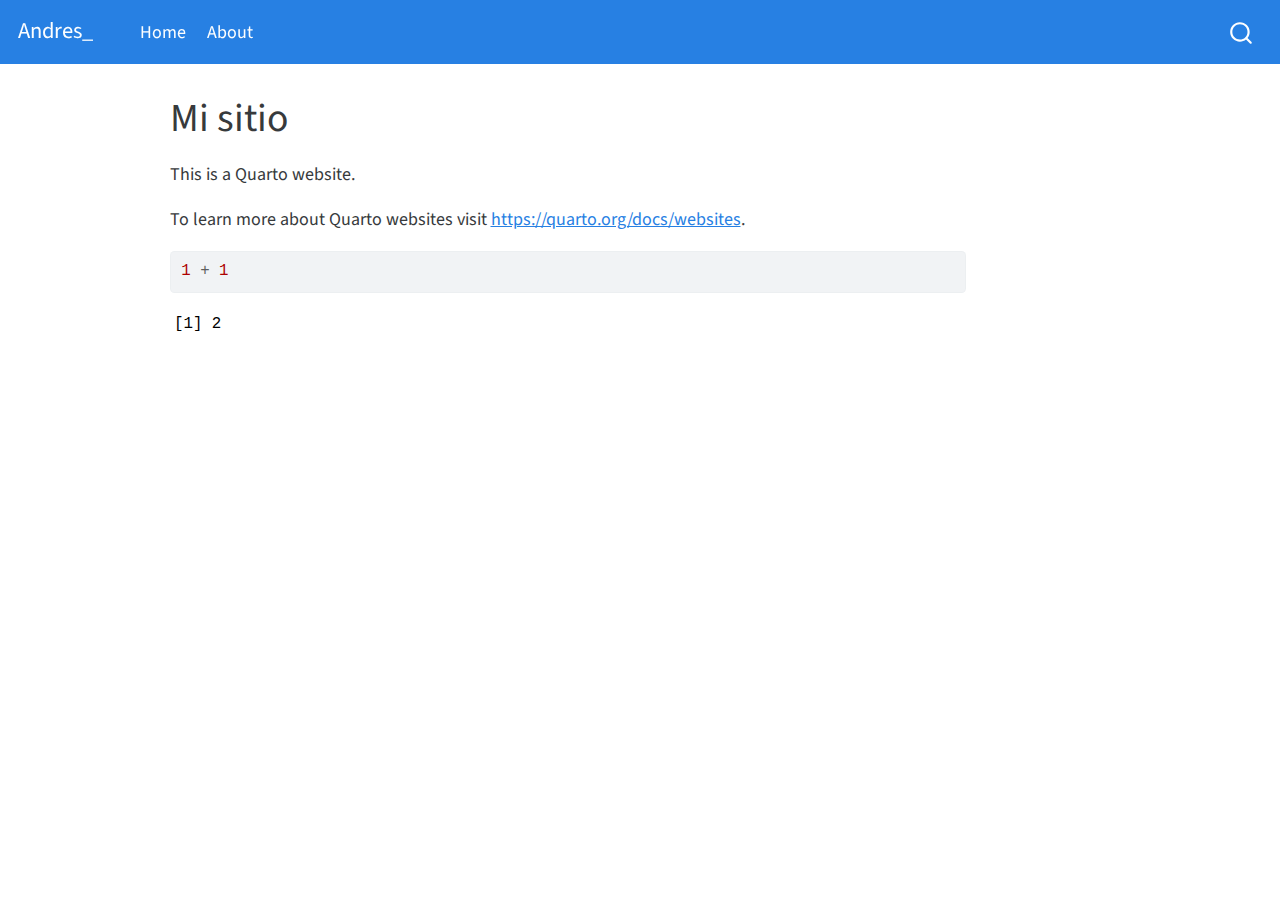
<file: index.html>
<!DOCTYPE html>
<html xmlns="http://www.w3.org/1999/xhtml" lang="en" xml:lang="en"><head>

<meta charset="utf-8">
<meta name="generator" content="quarto-1.2.335">

<meta name="viewport" content="width=device-width, initial-scale=1.0, user-scalable=yes">


<title>Andres_ - Mi sitio</title>
<style>
code{white-space: pre-wrap;}
span.smallcaps{font-variant: small-caps;}
div.columns{display: flex; gap: min(4vw, 1.5em);}
div.column{flex: auto; overflow-x: auto;}
div.hanging-indent{margin-left: 1.5em; text-indent: -1.5em;}
ul.task-list{list-style: none;}
ul.task-list li input[type="checkbox"] {
  width: 0.8em;
  margin: 0 0.8em 0.2em -1.6em;
  vertical-align: middle;
}
pre > code.sourceCode { white-space: pre; position: relative; }
pre > code.sourceCode > span { display: inline-block; line-height: 1.25; }
pre > code.sourceCode > span:empty { height: 1.2em; }
.sourceCode { overflow: visible; }
code.sourceCode > span { color: inherit; text-decoration: inherit; }
div.sourceCode { margin: 1em 0; }
pre.sourceCode { margin: 0; }
@media screen {
div.sourceCode { overflow: auto; }
}
@media print {
pre > code.sourceCode { white-space: pre-wrap; }
pre > code.sourceCode > span { text-indent: -5em; padding-left: 5em; }
}
pre.numberSource code
  { counter-reset: source-line 0; }
pre.numberSource code > span
  { position: relative; left: -4em; counter-increment: source-line; }
pre.numberSource code > span > a:first-child::before
  { content: counter(source-line);
    position: relative; left: -1em; text-align: right; vertical-align: baseline;
    border: none; display: inline-block;
    -webkit-touch-callout: none; -webkit-user-select: none;
    -khtml-user-select: none; -moz-user-select: none;
    -ms-user-select: none; user-select: none;
    padding: 0 4px; width: 4em;
    color: #aaaaaa;
  }
pre.numberSource { margin-left: 3em; border-left: 1px solid #aaaaaa;  padding-left: 4px; }
div.sourceCode
  {   }
@media screen {
pre > code.sourceCode > span > a:first-child::before { text-decoration: underline; }
}
code span.al { color: #ff0000; font-weight: bold; } /* Alert */
code span.an { color: #60a0b0; font-weight: bold; font-style: italic; } /* Annotation */
code span.at { color: #7d9029; } /* Attribute */
code span.bn { color: #40a070; } /* BaseN */
code span.bu { color: #008000; } /* BuiltIn */
code span.cf { color: #007020; font-weight: bold; } /* ControlFlow */
code span.ch { color: #4070a0; } /* Char */
code span.cn { color: #880000; } /* Constant */
code span.co { color: #60a0b0; font-style: italic; } /* Comment */
code span.cv { color: #60a0b0; font-weight: bold; font-style: italic; } /* CommentVar */
code span.do { color: #ba2121; font-style: italic; } /* Documentation */
code span.dt { color: #902000; } /* DataType */
code span.dv { color: #40a070; } /* DecVal */
code span.er { color: #ff0000; font-weight: bold; } /* Error */
code span.ex { } /* Extension */
code span.fl { color: #40a070; } /* Float */
code span.fu { color: #06287e; } /* Function */
code span.im { color: #008000; font-weight: bold; } /* Import */
code span.in { color: #60a0b0; font-weight: bold; font-style: italic; } /* Information */
code span.kw { color: #007020; font-weight: bold; } /* Keyword */
code span.op { color: #666666; } /* Operator */
code span.ot { color: #007020; } /* Other */
code span.pp { color: #bc7a00; } /* Preprocessor */
code span.sc { color: #4070a0; } /* SpecialChar */
code span.ss { color: #bb6688; } /* SpecialString */
code span.st { color: #4070a0; } /* String */
code span.va { color: #19177c; } /* Variable */
code span.vs { color: #4070a0; } /* VerbatimString */
code span.wa { color: #60a0b0; font-weight: bold; font-style: italic; } /* Warning */
</style>


<script src="site_libs/quarto-nav/quarto-nav.js"></script>
<script src="site_libs/quarto-nav/headroom.min.js"></script>
<script src="site_libs/clipboard/clipboard.min.js"></script>
<script src="site_libs/quarto-search/autocomplete.umd.js"></script>
<script src="site_libs/quarto-search/fuse.min.js"></script>
<script src="site_libs/quarto-search/quarto-search.js"></script>
<meta name="quarto:offset" content="./">
<script src="site_libs/quarto-html/quarto.js"></script>
<script src="site_libs/quarto-html/popper.min.js"></script>
<script src="site_libs/quarto-html/tippy.umd.min.js"></script>
<script src="site_libs/quarto-html/anchor.min.js"></script>
<link href="site_libs/quarto-html/tippy.css" rel="stylesheet">
<link href="site_libs/quarto-html/quarto-syntax-highlighting.css" rel="stylesheet" id="quarto-text-highlighting-styles">
<script src="site_libs/bootstrap/bootstrap.min.js"></script>
<link href="site_libs/bootstrap/bootstrap-icons.css" rel="stylesheet">
<link href="site_libs/bootstrap/bootstrap.min.css" rel="stylesheet" id="quarto-bootstrap" data-mode="light">
<script id="quarto-search-options" type="application/json">{
  "location": "navbar",
  "copy-button": false,
  "collapse-after": 3,
  "panel-placement": "end",
  "type": "overlay",
  "limit": 20,
  "language": {
    "search-no-results-text": "No results",
    "search-matching-documents-text": "matching documents",
    "search-copy-link-title": "Copy link to search",
    "search-hide-matches-text": "Hide additional matches",
    "search-more-match-text": "more match in this document",
    "search-more-matches-text": "more matches in this document",
    "search-clear-button-title": "Clear",
    "search-detached-cancel-button-title": "Cancel",
    "search-submit-button-title": "Submit"
  }
}</script>


<link rel="stylesheet" href="styles.css">
</head>

<body class="nav-fixed">

<div id="quarto-search-results"></div>
  <header id="quarto-header" class="headroom fixed-top">
    <nav class="navbar navbar-expand-lg navbar-dark ">
      <div class="navbar-container container-fluid">
      <div class="navbar-brand-container">
    <a class="navbar-brand" href="./index.html">
    <span class="navbar-title">Andres_</span>
    </a>
  </div>
          <button class="navbar-toggler" type="button" data-bs-toggle="collapse" data-bs-target="#navbarCollapse" aria-controls="navbarCollapse" aria-expanded="false" aria-label="Toggle navigation" onclick="if (window.quartoToggleHeadroom) { window.quartoToggleHeadroom(); }">
  <span class="navbar-toggler-icon"></span>
</button>
          <div class="collapse navbar-collapse" id="navbarCollapse">
            <ul class="navbar-nav navbar-nav-scroll me-auto">
  <li class="nav-item">
    <a class="nav-link active" href="./index.html" aria-current="page">
 <span class="menu-text">Home</span></a>
  </li>  
  <li class="nav-item">
    <a class="nav-link" href="./about.html">
 <span class="menu-text">About</span></a>
  </li>  
</ul>
              <div id="quarto-search" class="" title="Search"></div>
          </div> <!-- /navcollapse -->
      </div> <!-- /container-fluid -->
    </nav>
</header>
<!-- content -->
<div id="quarto-content" class="quarto-container page-columns page-rows-contents page-layout-article page-navbar">
<!-- sidebar -->
<!-- margin-sidebar -->
    <div id="quarto-margin-sidebar" class="sidebar margin-sidebar">
        
    </div>
<!-- main -->
<main class="content" id="quarto-document-content">

<header id="title-block-header" class="quarto-title-block default">
<div class="quarto-title">
<h1 class="title">Mi sitio</h1>
</div>



<div class="quarto-title-meta">

    
  
    
  </div>
  

</header>

<p>This is a Quarto website.</p>
<p>To learn more about Quarto websites visit <a href="https://quarto.org/docs/websites" class="uri">https://quarto.org/docs/websites</a>.</p>
<div class="cell">
<div class="sourceCode cell-code" id="cb1"><pre class="sourceCode r code-with-copy"><code class="sourceCode r"><span id="cb1-1"><a href="#cb1-1" aria-hidden="true" tabindex="-1"></a><span class="dv">1</span> <span class="sc">+</span> <span class="dv">1</span></span></code><button title="Copy to Clipboard" class="code-copy-button"><i class="bi"></i></button></pre></div>
<div class="cell-output cell-output-stdout">
<pre><code>[1] 2</code></pre>
</div>
</div>



</main> <!-- /main -->
<script id="quarto-html-after-body" type="application/javascript">
window.document.addEventListener("DOMContentLoaded", function (event) {
  const toggleBodyColorMode = (bsSheetEl) => {
    const mode = bsSheetEl.getAttribute("data-mode");
    const bodyEl = window.document.querySelector("body");
    if (mode === "dark") {
      bodyEl.classList.add("quarto-dark");
      bodyEl.classList.remove("quarto-light");
    } else {
      bodyEl.classList.add("quarto-light");
      bodyEl.classList.remove("quarto-dark");
    }
  }
  const toggleBodyColorPrimary = () => {
    const bsSheetEl = window.document.querySelector("link#quarto-bootstrap");
    if (bsSheetEl) {
      toggleBodyColorMode(bsSheetEl);
    }
  }
  toggleBodyColorPrimary();  
  const icon = "";
  const anchorJS = new window.AnchorJS();
  anchorJS.options = {
    placement: 'right',
    icon: icon
  };
  anchorJS.add('.anchored');
  const clipboard = new window.ClipboardJS('.code-copy-button', {
    target: function(trigger) {
      return trigger.previousElementSibling;
    }
  });
  clipboard.on('success', function(e) {
    // button target
    const button = e.trigger;
    // don't keep focus
    button.blur();
    // flash "checked"
    button.classList.add('code-copy-button-checked');
    var currentTitle = button.getAttribute("title");
    button.setAttribute("title", "Copied!");
    let tooltip;
    if (window.bootstrap) {
      button.setAttribute("data-bs-toggle", "tooltip");
      button.setAttribute("data-bs-placement", "left");
      button.setAttribute("data-bs-title", "Copied!");
      tooltip = new bootstrap.Tooltip(button, 
        { trigger: "manual", 
          customClass: "code-copy-button-tooltip",
          offset: [0, -8]});
      tooltip.show();    
    }
    setTimeout(function() {
      if (tooltip) {
        tooltip.hide();
        button.removeAttribute("data-bs-title");
        button.removeAttribute("data-bs-toggle");
        button.removeAttribute("data-bs-placement");
      }
      button.setAttribute("title", currentTitle);
      button.classList.remove('code-copy-button-checked');
    }, 1000);
    // clear code selection
    e.clearSelection();
  });
  function tippyHover(el, contentFn) {
    const config = {
      allowHTML: true,
      content: contentFn,
      maxWidth: 500,
      delay: 100,
      arrow: false,
      appendTo: function(el) {
          return el.parentElement;
      },
      interactive: true,
      interactiveBorder: 10,
      theme: 'quarto',
      placement: 'bottom-start'
    };
    window.tippy(el, config); 
  }
  const noterefs = window.document.querySelectorAll('a[role="doc-noteref"]');
  for (var i=0; i<noterefs.length; i++) {
    const ref = noterefs[i];
    tippyHover(ref, function() {
      // use id or data attribute instead here
      let href = ref.getAttribute('data-footnote-href') || ref.getAttribute('href');
      try { href = new URL(href).hash; } catch {}
      const id = href.replace(/^#\/?/, "");
      const note = window.document.getElementById(id);
      return note.innerHTML;
    });
  }
  const findCites = (el) => {
    const parentEl = el.parentElement;
    if (parentEl) {
      const cites = parentEl.dataset.cites;
      if (cites) {
        return {
          el,
          cites: cites.split(' ')
        };
      } else {
        return findCites(el.parentElement)
      }
    } else {
      return undefined;
    }
  };
  var bibliorefs = window.document.querySelectorAll('a[role="doc-biblioref"]');
  for (var i=0; i<bibliorefs.length; i++) {
    const ref = bibliorefs[i];
    const citeInfo = findCites(ref);
    if (citeInfo) {
      tippyHover(citeInfo.el, function() {
        var popup = window.document.createElement('div');
        citeInfo.cites.forEach(function(cite) {
          var citeDiv = window.document.createElement('div');
          citeDiv.classList.add('hanging-indent');
          citeDiv.classList.add('csl-entry');
          var biblioDiv = window.document.getElementById('ref-' + cite);
          if (biblioDiv) {
            citeDiv.innerHTML = biblioDiv.innerHTML;
          }
          popup.appendChild(citeDiv);
        });
        return popup.innerHTML;
      });
    }
  }
});
</script>
</div> <!-- /content -->



</body></html>
</file>
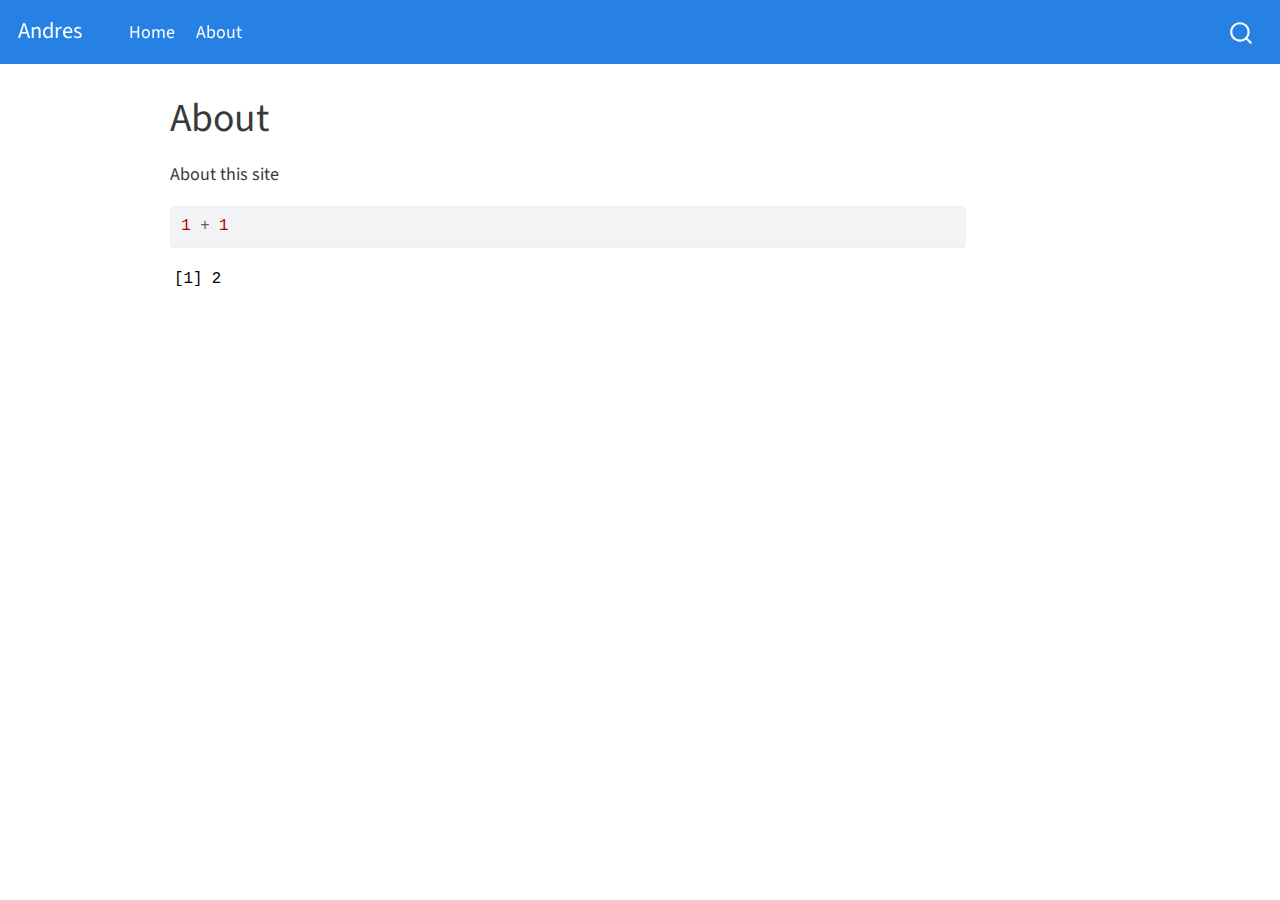
<file: about.html>
<!DOCTYPE html>
<html xmlns="http://www.w3.org/1999/xhtml" lang="en" xml:lang="en"><head>

<meta charset="utf-8">
<meta name="generator" content="quarto-1.2.335">

<meta name="viewport" content="width=device-width, initial-scale=1.0, user-scalable=yes">


<title>Andres - About</title>
<style>
code{white-space: pre-wrap;}
span.smallcaps{font-variant: small-caps;}
div.columns{display: flex; gap: min(4vw, 1.5em);}
div.column{flex: auto; overflow-x: auto;}
div.hanging-indent{margin-left: 1.5em; text-indent: -1.5em;}
ul.task-list{list-style: none;}
ul.task-list li input[type="checkbox"] {
  width: 0.8em;
  margin: 0 0.8em 0.2em -1.6em;
  vertical-align: middle;
}
pre > code.sourceCode { white-space: pre; position: relative; }
pre > code.sourceCode > span { display: inline-block; line-height: 1.25; }
pre > code.sourceCode > span:empty { height: 1.2em; }
.sourceCode { overflow: visible; }
code.sourceCode > span { color: inherit; text-decoration: inherit; }
div.sourceCode { margin: 1em 0; }
pre.sourceCode { margin: 0; }
@media screen {
div.sourceCode { overflow: auto; }
}
@media print {
pre > code.sourceCode { white-space: pre-wrap; }
pre > code.sourceCode > span { text-indent: -5em; padding-left: 5em; }
}
pre.numberSource code
  { counter-reset: source-line 0; }
pre.numberSource code > span
  { position: relative; left: -4em; counter-increment: source-line; }
pre.numberSource code > span > a:first-child::before
  { content: counter(source-line);
    position: relative; left: -1em; text-align: right; vertical-align: baseline;
    border: none; display: inline-block;
    -webkit-touch-callout: none; -webkit-user-select: none;
    -khtml-user-select: none; -moz-user-select: none;
    -ms-user-select: none; user-select: none;
    padding: 0 4px; width: 4em;
    color: #aaaaaa;
  }
pre.numberSource { margin-left: 3em; border-left: 1px solid #aaaaaa;  padding-left: 4px; }
div.sourceCode
  {   }
@media screen {
pre > code.sourceCode > span > a:first-child::before { text-decoration: underline; }
}
code span.al { color: #ff0000; font-weight: bold; } /* Alert */
code span.an { color: #60a0b0; font-weight: bold; font-style: italic; } /* Annotation */
code span.at { color: #7d9029; } /* Attribute */
code span.bn { color: #40a070; } /* BaseN */
code span.bu { color: #008000; } /* BuiltIn */
code span.cf { color: #007020; font-weight: bold; } /* ControlFlow */
code span.ch { color: #4070a0; } /* Char */
code span.cn { color: #880000; } /* Constant */
code span.co { color: #60a0b0; font-style: italic; } /* Comment */
code span.cv { color: #60a0b0; font-weight: bold; font-style: italic; } /* CommentVar */
code span.do { color: #ba2121; font-style: italic; } /* Documentation */
code span.dt { color: #902000; } /* DataType */
code span.dv { color: #40a070; } /* DecVal */
code span.er { color: #ff0000; font-weight: bold; } /* Error */
code span.ex { } /* Extension */
code span.fl { color: #40a070; } /* Float */
code span.fu { color: #06287e; } /* Function */
code span.im { color: #008000; font-weight: bold; } /* Import */
code span.in { color: #60a0b0; font-weight: bold; font-style: italic; } /* Information */
code span.kw { color: #007020; font-weight: bold; } /* Keyword */
code span.op { color: #666666; } /* Operator */
code span.ot { color: #007020; } /* Other */
code span.pp { color: #bc7a00; } /* Preprocessor */
code span.sc { color: #4070a0; } /* SpecialChar */
code span.ss { color: #bb6688; } /* SpecialString */
code span.st { color: #4070a0; } /* String */
code span.va { color: #19177c; } /* Variable */
code span.vs { color: #4070a0; } /* VerbatimString */
code span.wa { color: #60a0b0; font-weight: bold; font-style: italic; } /* Warning */
</style>


<script src="site_libs/quarto-nav/quarto-nav.js"></script>
<script src="site_libs/quarto-nav/headroom.min.js"></script>
<script src="site_libs/clipboard/clipboard.min.js"></script>
<script src="site_libs/quarto-search/autocomplete.umd.js"></script>
<script src="site_libs/quarto-search/fuse.min.js"></script>
<script src="site_libs/quarto-search/quarto-search.js"></script>
<meta name="quarto:offset" content="./">
<script src="site_libs/quarto-html/quarto.js"></script>
<script src="site_libs/quarto-html/popper.min.js"></script>
<script src="site_libs/quarto-html/tippy.umd.min.js"></script>
<script src="site_libs/quarto-html/anchor.min.js"></script>
<link href="site_libs/quarto-html/tippy.css" rel="stylesheet">
<link href="site_libs/quarto-html/quarto-syntax-highlighting.css" rel="stylesheet" id="quarto-text-highlighting-styles">
<script src="site_libs/bootstrap/bootstrap.min.js"></script>
<link href="site_libs/bootstrap/bootstrap-icons.css" rel="stylesheet">
<link href="site_libs/bootstrap/bootstrap.min.css" rel="stylesheet" id="quarto-bootstrap" data-mode="light">
<script id="quarto-search-options" type="application/json">{
  "location": "navbar",
  "copy-button": false,
  "collapse-after": 3,
  "panel-placement": "end",
  "type": "overlay",
  "limit": 20,
  "language": {
    "search-no-results-text": "No results",
    "search-matching-documents-text": "matching documents",
    "search-copy-link-title": "Copy link to search",
    "search-hide-matches-text": "Hide additional matches",
    "search-more-match-text": "more match in this document",
    "search-more-matches-text": "more matches in this document",
    "search-clear-button-title": "Clear",
    "search-detached-cancel-button-title": "Cancel",
    "search-submit-button-title": "Submit"
  }
}</script>


<link rel="stylesheet" href="styles.css">
</head>

<body class="nav-fixed">

<div id="quarto-search-results"></div>
  <header id="quarto-header" class="headroom fixed-top">
    <nav class="navbar navbar-expand-lg navbar-dark ">
      <div class="navbar-container container-fluid">
      <div class="navbar-brand-container">
    <a class="navbar-brand" href="./index.html">
    <span class="navbar-title">Andres</span>
    </a>
  </div>
          <button class="navbar-toggler" type="button" data-bs-toggle="collapse" data-bs-target="#navbarCollapse" aria-controls="navbarCollapse" aria-expanded="false" aria-label="Toggle navigation" onclick="if (window.quartoToggleHeadroom) { window.quartoToggleHeadroom(); }">
  <span class="navbar-toggler-icon"></span>
</button>
          <div class="collapse navbar-collapse" id="navbarCollapse">
            <ul class="navbar-nav navbar-nav-scroll me-auto">
  <li class="nav-item">
    <a class="nav-link" href="./index.html">
 <span class="menu-text">Home</span></a>
  </li>  
  <li class="nav-item">
    <a class="nav-link active" href="./about.html" aria-current="page">
 <span class="menu-text">About</span></a>
  </li>  
</ul>
              <div id="quarto-search" class="" title="Search"></div>
          </div> <!-- /navcollapse -->
      </div> <!-- /container-fluid -->
    </nav>
</header>
<!-- content -->
<div id="quarto-content" class="quarto-container page-columns page-rows-contents page-layout-article page-navbar">
<!-- sidebar -->
<!-- margin-sidebar -->
    <div id="quarto-margin-sidebar" class="sidebar margin-sidebar">
        
    </div>
<!-- main -->
<main class="content" id="quarto-document-content">

<header id="title-block-header" class="quarto-title-block default">
<div class="quarto-title">
<h1 class="title">About</h1>
</div>



<div class="quarto-title-meta">

    
  
    
  </div>
  

</header>

<p>About this site</p>
<div class="cell">
<div class="sourceCode cell-code" id="cb1"><pre class="sourceCode r code-with-copy"><code class="sourceCode r"><span id="cb1-1"><a href="#cb1-1" aria-hidden="true" tabindex="-1"></a><span class="dv">1</span> <span class="sc">+</span> <span class="dv">1</span></span></code><button title="Copy to Clipboard" class="code-copy-button"><i class="bi"></i></button></pre></div>
<div class="cell-output cell-output-stdout">
<pre><code>[1] 2</code></pre>
</div>
</div>



</main> <!-- /main -->
<script id="quarto-html-after-body" type="application/javascript">
window.document.addEventListener("DOMContentLoaded", function (event) {
  const toggleBodyColorMode = (bsSheetEl) => {
    const mode = bsSheetEl.getAttribute("data-mode");
    const bodyEl = window.document.querySelector("body");
    if (mode === "dark") {
      bodyEl.classList.add("quarto-dark");
      bodyEl.classList.remove("quarto-light");
    } else {
      bodyEl.classList.add("quarto-light");
      bodyEl.classList.remove("quarto-dark");
    }
  }
  const toggleBodyColorPrimary = () => {
    const bsSheetEl = window.document.querySelector("link#quarto-bootstrap");
    if (bsSheetEl) {
      toggleBodyColorMode(bsSheetEl);
    }
  }
  toggleBodyColorPrimary();  
  const icon = "";
  const anchorJS = new window.AnchorJS();
  anchorJS.options = {
    placement: 'right',
    icon: icon
  };
  anchorJS.add('.anchored');
  const clipboard = new window.ClipboardJS('.code-copy-button', {
    target: function(trigger) {
      return trigger.previousElementSibling;
    }
  });
  clipboard.on('success', function(e) {
    // button target
    const button = e.trigger;
    // don't keep focus
    button.blur();
    // flash "checked"
    button.classList.add('code-copy-button-checked');
    var currentTitle = button.getAttribute("title");
    button.setAttribute("title", "Copied!");
    let tooltip;
    if (window.bootstrap) {
      button.setAttribute("data-bs-toggle", "tooltip");
      button.setAttribute("data-bs-placement", "left");
      button.setAttribute("data-bs-title", "Copied!");
      tooltip = new bootstrap.Tooltip(button, 
        { trigger: "manual", 
          customClass: "code-copy-button-tooltip",
          offset: [0, -8]});
      tooltip.show();    
    }
    setTimeout(function() {
      if (tooltip) {
        tooltip.hide();
        button.removeAttribute("data-bs-title");
        button.removeAttribute("data-bs-toggle");
        button.removeAttribute("data-bs-placement");
      }
      button.setAttribute("title", currentTitle);
      button.classList.remove('code-copy-button-checked');
    }, 1000);
    // clear code selection
    e.clearSelection();
  });
  function tippyHover(el, contentFn) {
    const config = {
      allowHTML: true,
      content: contentFn,
      maxWidth: 500,
      delay: 100,
      arrow: false,
      appendTo: function(el) {
          return el.parentElement;
      },
      interactive: true,
      interactiveBorder: 10,
      theme: 'quarto',
      placement: 'bottom-start'
    };
    window.tippy(el, config); 
  }
  const noterefs = window.document.querySelectorAll('a[role="doc-noteref"]');
  for (var i=0; i<noterefs.length; i++) {
    const ref = noterefs[i];
    tippyHover(ref, function() {
      // use id or data attribute instead here
      let href = ref.getAttribute('data-footnote-href') || ref.getAttribute('href');
      try { href = new URL(href).hash; } catch {}
      const id = href.replace(/^#\/?/, "");
      const note = window.document.getElementById(id);
      return note.innerHTML;
    });
  }
  const findCites = (el) => {
    const parentEl = el.parentElement;
    if (parentEl) {
      const cites = parentEl.dataset.cites;
      if (cites) {
        return {
          el,
          cites: cites.split(' ')
        };
      } else {
        return findCites(el.parentElement)
      }
    } else {
      return undefined;
    }
  };
  var bibliorefs = window.document.querySelectorAll('a[role="doc-biblioref"]');
  for (var i=0; i<bibliorefs.length; i++) {
    const ref = bibliorefs[i];
    const citeInfo = findCites(ref);
    if (citeInfo) {
      tippyHover(citeInfo.el, function() {
        var popup = window.document.createElement('div');
        citeInfo.cites.forEach(function(cite) {
          var citeDiv = window.document.createElement('div');
          citeDiv.classList.add('hanging-indent');
          citeDiv.classList.add('csl-entry');
          var biblioDiv = window.document.getElementById('ref-' + cite);
          if (biblioDiv) {
            citeDiv.innerHTML = biblioDiv.innerHTML;
          }
          popup.appendChild(citeDiv);
        });
        return popup.innerHTML;
      });
    }
  }
});
</script>
</div> <!-- /content -->



</body></html>
</file>
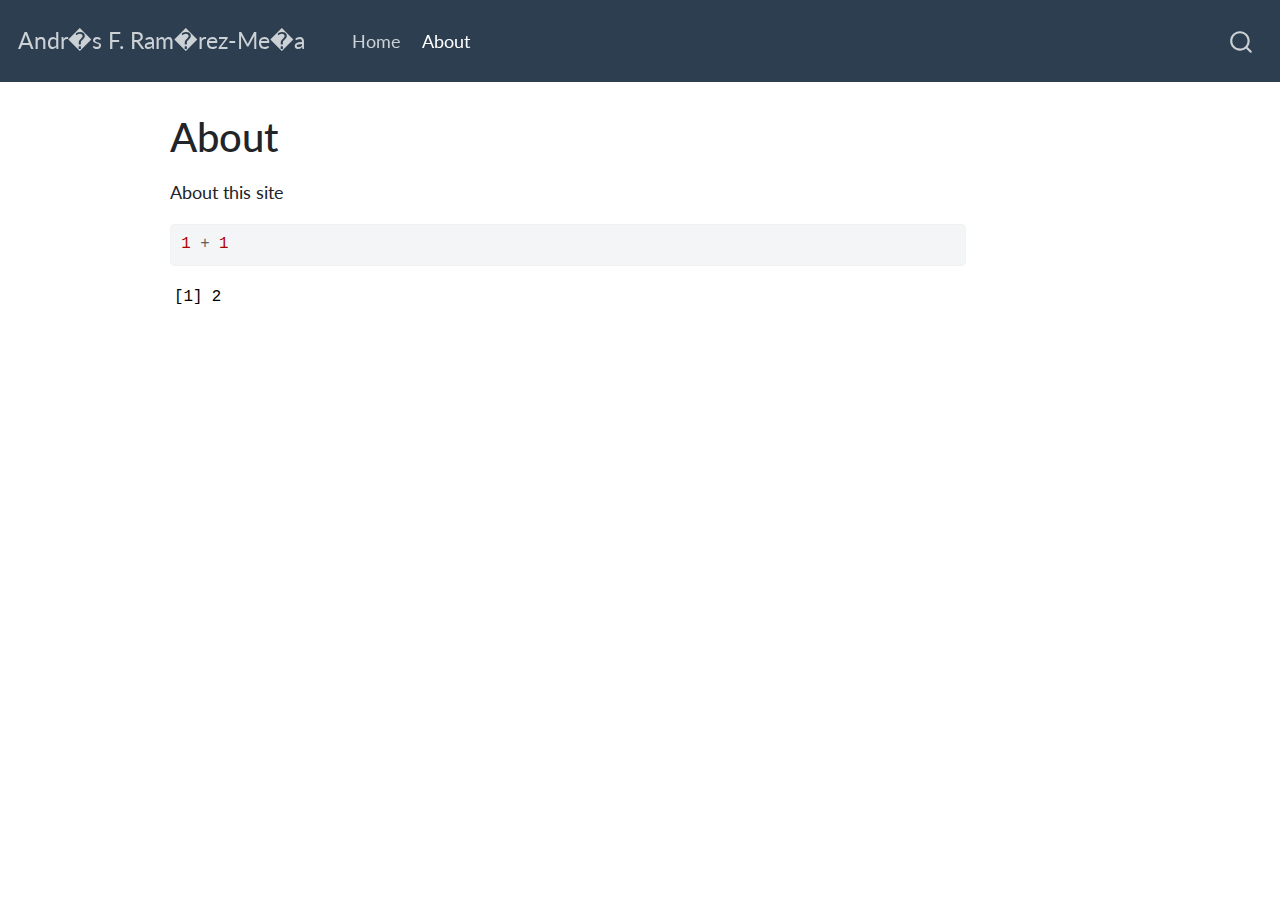
<file: docs/about.html>
<!DOCTYPE html>
<html xmlns="http://www.w3.org/1999/xhtml" lang="en" xml:lang="en"><head>

<meta charset="utf-8">
<meta name="generator" content="quarto-1.2.335">

<meta name="viewport" content="width=device-width, initial-scale=1.0, user-scalable=yes">


<title>Andr�s F. Ram�rez-Me�a - About</title>
<style>
code{white-space: pre-wrap;}
span.smallcaps{font-variant: small-caps;}
div.columns{display: flex; gap: min(4vw, 1.5em);}
div.column{flex: auto; overflow-x: auto;}
div.hanging-indent{margin-left: 1.5em; text-indent: -1.5em;}
ul.task-list{list-style: none;}
ul.task-list li input[type="checkbox"] {
  width: 0.8em;
  margin: 0 0.8em 0.2em -1.6em;
  vertical-align: middle;
}
pre > code.sourceCode { white-space: pre; position: relative; }
pre > code.sourceCode > span { display: inline-block; line-height: 1.25; }
pre > code.sourceCode > span:empty { height: 1.2em; }
.sourceCode { overflow: visible; }
code.sourceCode > span { color: inherit; text-decoration: inherit; }
div.sourceCode { margin: 1em 0; }
pre.sourceCode { margin: 0; }
@media screen {
div.sourceCode { overflow: auto; }
}
@media print {
pre > code.sourceCode { white-space: pre-wrap; }
pre > code.sourceCode > span { text-indent: -5em; padding-left: 5em; }
}
pre.numberSource code
  { counter-reset: source-line 0; }
pre.numberSource code > span
  { position: relative; left: -4em; counter-increment: source-line; }
pre.numberSource code > span > a:first-child::before
  { content: counter(source-line);
    position: relative; left: -1em; text-align: right; vertical-align: baseline;
    border: none; display: inline-block;
    -webkit-touch-callout: none; -webkit-user-select: none;
    -khtml-user-select: none; -moz-user-select: none;
    -ms-user-select: none; user-select: none;
    padding: 0 4px; width: 4em;
    color: #aaaaaa;
  }
pre.numberSource { margin-left: 3em; border-left: 1px solid #aaaaaa;  padding-left: 4px; }
div.sourceCode
  {   }
@media screen {
pre > code.sourceCode > span > a:first-child::before { text-decoration: underline; }
}
code span.al { color: #ff0000; font-weight: bold; } /* Alert */
code span.an { color: #60a0b0; font-weight: bold; font-style: italic; } /* Annotation */
code span.at { color: #7d9029; } /* Attribute */
code span.bn { color: #40a070; } /* BaseN */
code span.bu { color: #008000; } /* BuiltIn */
code span.cf { color: #007020; font-weight: bold; } /* ControlFlow */
code span.ch { color: #4070a0; } /* Char */
code span.cn { color: #880000; } /* Constant */
code span.co { color: #60a0b0; font-style: italic; } /* Comment */
code span.cv { color: #60a0b0; font-weight: bold; font-style: italic; } /* CommentVar */
code span.do { color: #ba2121; font-style: italic; } /* Documentation */
code span.dt { color: #902000; } /* DataType */
code span.dv { color: #40a070; } /* DecVal */
code span.er { color: #ff0000; font-weight: bold; } /* Error */
code span.ex { } /* Extension */
code span.fl { color: #40a070; } /* Float */
code span.fu { color: #06287e; } /* Function */
code span.im { color: #008000; font-weight: bold; } /* Import */
code span.in { color: #60a0b0; font-weight: bold; font-style: italic; } /* Information */
code span.kw { color: #007020; font-weight: bold; } /* Keyword */
code span.op { color: #666666; } /* Operator */
code span.ot { color: #007020; } /* Other */
code span.pp { color: #bc7a00; } /* Preprocessor */
code span.sc { color: #4070a0; } /* SpecialChar */
code span.ss { color: #bb6688; } /* SpecialString */
code span.st { color: #4070a0; } /* String */
code span.va { color: #19177c; } /* Variable */
code span.vs { color: #4070a0; } /* VerbatimString */
code span.wa { color: #60a0b0; font-weight: bold; font-style: italic; } /* Warning */
</style>


<script src="site_libs/quarto-nav/quarto-nav.js"></script>
<script src="site_libs/quarto-nav/headroom.min.js"></script>
<script src="site_libs/clipboard/clipboard.min.js"></script>
<script src="site_libs/quarto-search/autocomplete.umd.js"></script>
<script src="site_libs/quarto-search/fuse.min.js"></script>
<script src="site_libs/quarto-search/quarto-search.js"></script>
<meta name="quarto:offset" content="./">
<script src="site_libs/quarto-html/quarto.js"></script>
<script src="site_libs/quarto-html/popper.min.js"></script>
<script src="site_libs/quarto-html/tippy.umd.min.js"></script>
<script src="site_libs/quarto-html/anchor.min.js"></script>
<link href="site_libs/quarto-html/tippy.css" rel="stylesheet">
<link href="site_libs/quarto-html/quarto-syntax-highlighting.css" rel="stylesheet" id="quarto-text-highlighting-styles">
<script src="site_libs/bootstrap/bootstrap.min.js"></script>
<link href="site_libs/bootstrap/bootstrap-icons.css" rel="stylesheet">
<link href="site_libs/bootstrap/bootstrap.min.css" rel="stylesheet" id="quarto-bootstrap" data-mode="light">
<script id="quarto-search-options" type="application/json">{
  "location": "navbar",
  "copy-button": false,
  "collapse-after": 3,
  "panel-placement": "end",
  "type": "overlay",
  "limit": 20,
  "language": {
    "search-no-results-text": "No results",
    "search-matching-documents-text": "matching documents",
    "search-copy-link-title": "Copy link to search",
    "search-hide-matches-text": "Hide additional matches",
    "search-more-match-text": "more match in this document",
    "search-more-matches-text": "more matches in this document",
    "search-clear-button-title": "Clear",
    "search-detached-cancel-button-title": "Cancel",
    "search-submit-button-title": "Submit"
  }
}</script>


<link rel="stylesheet" href="styles.css">
</head>

<body class="nav-fixed">

<div id="quarto-search-results"></div>
  <header id="quarto-header" class="headroom fixed-top">
    <nav class="navbar navbar-expand-lg navbar-dark ">
      <div class="navbar-container container-fluid">
      <div class="navbar-brand-container">
    <a class="navbar-brand" href="./index.html">
    <span class="navbar-title">Andr�s F. Ram�rez-Me�a</span>
    </a>
  </div>
          <button class="navbar-toggler" type="button" data-bs-toggle="collapse" data-bs-target="#navbarCollapse" aria-controls="navbarCollapse" aria-expanded="false" aria-label="Toggle navigation" onclick="if (window.quartoToggleHeadroom) { window.quartoToggleHeadroom(); }">
  <span class="navbar-toggler-icon"></span>
</button>
          <div class="collapse navbar-collapse" id="navbarCollapse">
            <ul class="navbar-nav navbar-nav-scroll me-auto">
  <li class="nav-item">
    <a class="nav-link" href="./index.html">
 <span class="menu-text">Home</span></a>
  </li>  
  <li class="nav-item">
    <a class="nav-link active" href="./about.html" aria-current="page">
 <span class="menu-text">About</span></a>
  </li>  
</ul>
              <div id="quarto-search" class="" title="Search"></div>
          </div> <!-- /navcollapse -->
      </div> <!-- /container-fluid -->
    </nav>
</header>
<!-- content -->
<div id="quarto-content" class="quarto-container page-columns page-rows-contents page-layout-article page-navbar">
<!-- sidebar -->
<!-- margin-sidebar -->
    <div id="quarto-margin-sidebar" class="sidebar margin-sidebar">
        
    </div>
<!-- main -->
<main class="content" id="quarto-document-content">

<header id="title-block-header" class="quarto-title-block default">
<div class="quarto-title">
<h1 class="title">About</h1>
</div>



<div class="quarto-title-meta">

    
  
    
  </div>
  

</header>

<p>About this site</p>
<div class="cell">
<div class="sourceCode cell-code" id="cb1"><pre class="sourceCode r code-with-copy"><code class="sourceCode r"><span id="cb1-1"><a href="#cb1-1" aria-hidden="true" tabindex="-1"></a><span class="dv">1</span> <span class="sc">+</span> <span class="dv">1</span></span></code><button title="Copy to Clipboard" class="code-copy-button"><i class="bi"></i></button></pre></div>
<div class="cell-output cell-output-stdout">
<pre><code>[1] 2</code></pre>
</div>
</div>



</main> <!-- /main -->
<script id="quarto-html-after-body" type="application/javascript">
window.document.addEventListener("DOMContentLoaded", function (event) {
  const toggleBodyColorMode = (bsSheetEl) => {
    const mode = bsSheetEl.getAttribute("data-mode");
    const bodyEl = window.document.querySelector("body");
    if (mode === "dark") {
      bodyEl.classList.add("quarto-dark");
      bodyEl.classList.remove("quarto-light");
    } else {
      bodyEl.classList.add("quarto-light");
      bodyEl.classList.remove("quarto-dark");
    }
  }
  const toggleBodyColorPrimary = () => {
    const bsSheetEl = window.document.querySelector("link#quarto-bootstrap");
    if (bsSheetEl) {
      toggleBodyColorMode(bsSheetEl);
    }
  }
  toggleBodyColorPrimary();  
  const icon = "&#xE9CB;";
  const anchorJS = new window.AnchorJS();
  anchorJS.options = {
    placement: 'right',
    icon: icon
  };
  anchorJS.add('.anchored');
  const clipboard = new window.ClipboardJS('.code-copy-button', {
    target: function(trigger) {
      return trigger.previousElementSibling;
    }
  });
  clipboard.on('success', function(e) {
    // button target
    const button = e.trigger;
    // don't keep focus
    button.blur();
    // flash "checked"
    button.classList.add('code-copy-button-checked');
    var currentTitle = button.getAttribute("title");
    button.setAttribute("title", "Copied!");
    let tooltip;
    if (window.bootstrap) {
      button.setAttribute("data-bs-toggle", "tooltip");
      button.setAttribute("data-bs-placement", "left");
      button.setAttribute("data-bs-title", "Copied!");
      tooltip = new bootstrap.Tooltip(button, 
        { trigger: "manual", 
          customClass: "code-copy-button-tooltip",
          offset: [0, -8]});
      tooltip.show();    
    }
    setTimeout(function() {
      if (tooltip) {
        tooltip.hide();
        button.removeAttribute("data-bs-title");
        button.removeAttribute("data-bs-toggle");
        button.removeAttribute("data-bs-placement");
      }
      button.setAttribute("title", currentTitle);
      button.classList.remove('code-copy-button-checked');
    }, 1000);
    // clear code selection
    e.clearSelection();
  });
  function tippyHover(el, contentFn) {
    const config = {
      allowHTML: true,
      content: contentFn,
      maxWidth: 500,
      delay: 100,
      arrow: false,
      appendTo: function(el) {
          return el.parentElement;
      },
      interactive: true,
      interactiveBorder: 10,
      theme: 'quarto',
      placement: 'bottom-start'
    };
    window.tippy(el, config); 
  }
  const noterefs = window.document.querySelectorAll('a[role="doc-noteref"]');
  for (var i=0; i<noterefs.length; i++) {
    const ref = noterefs[i];
    tippyHover(ref, function() {
      // use id or data attribute instead here
      let href = ref.getAttribute('data-footnote-href') || ref.getAttribute('href');
      try { href = new URL(href).hash; } catch {}
      const id = href.replace(/^#\/?/, "");
      const note = window.document.getElementById(id);
      return note.innerHTML;
    });
  }
  const findCites = (el) => {
    const parentEl = el.parentElement;
    if (parentEl) {
      const cites = parentEl.dataset.cites;
      if (cites) {
        return {
          el,
          cites: cites.split(' ')
        };
      } else {
        return findCites(el.parentElement)
      }
    } else {
      return undefined;
    }
  };
  var bibliorefs = window.document.querySelectorAll('a[role="doc-biblioref"]');
  for (var i=0; i<bibliorefs.length; i++) {
    const ref = bibliorefs[i];
    const citeInfo = findCites(ref);
    if (citeInfo) {
      tippyHover(citeInfo.el, function() {
        var popup = window.document.createElement('div');
        citeInfo.cites.forEach(function(cite) {
          var citeDiv = window.document.createElement('div');
          citeDiv.classList.add('hanging-indent');
          citeDiv.classList.add('csl-entry');
          var biblioDiv = window.document.getElementById('ref-' + cite);
          if (biblioDiv) {
            citeDiv.innerHTML = biblioDiv.innerHTML;
          }
          popup.appendChild(citeDiv);
        });
        return popup.innerHTML;
      });
    }
  }
});
</script>
</div> <!-- /content -->



</body></html>
</file>
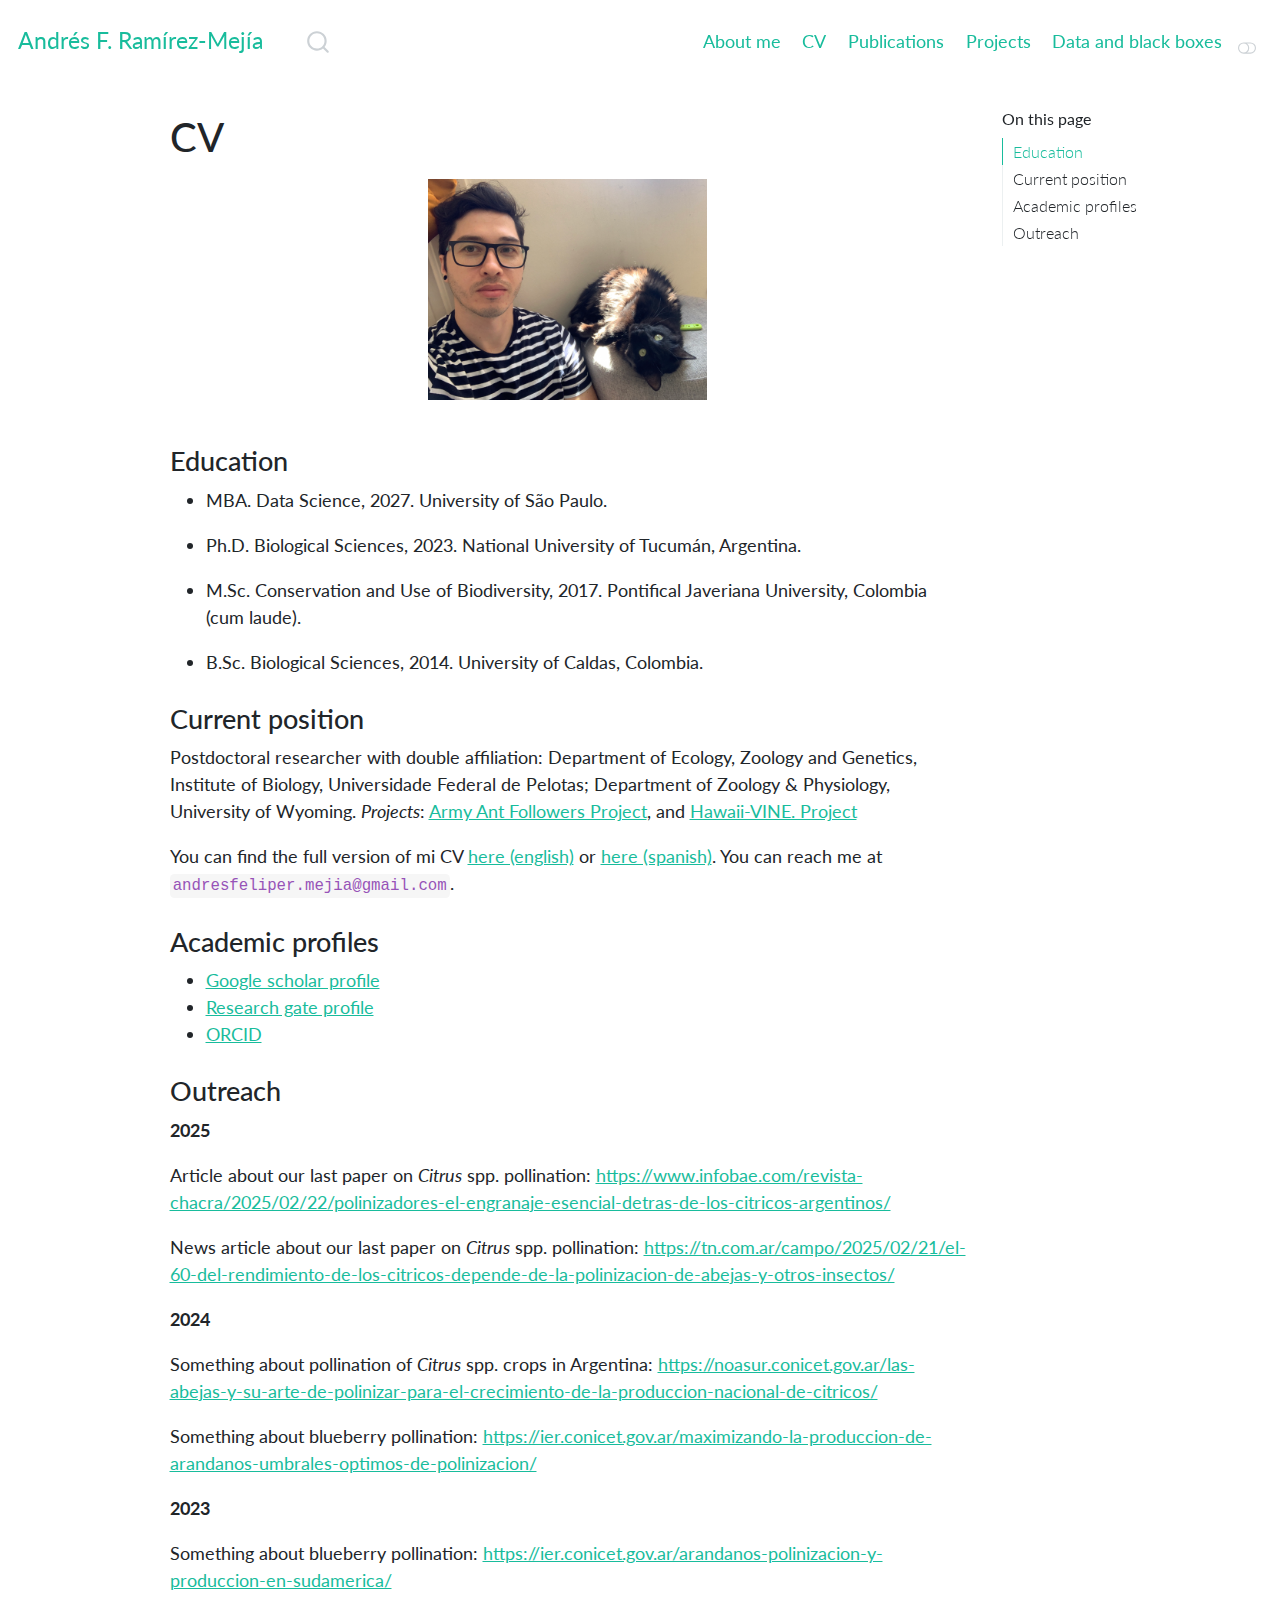
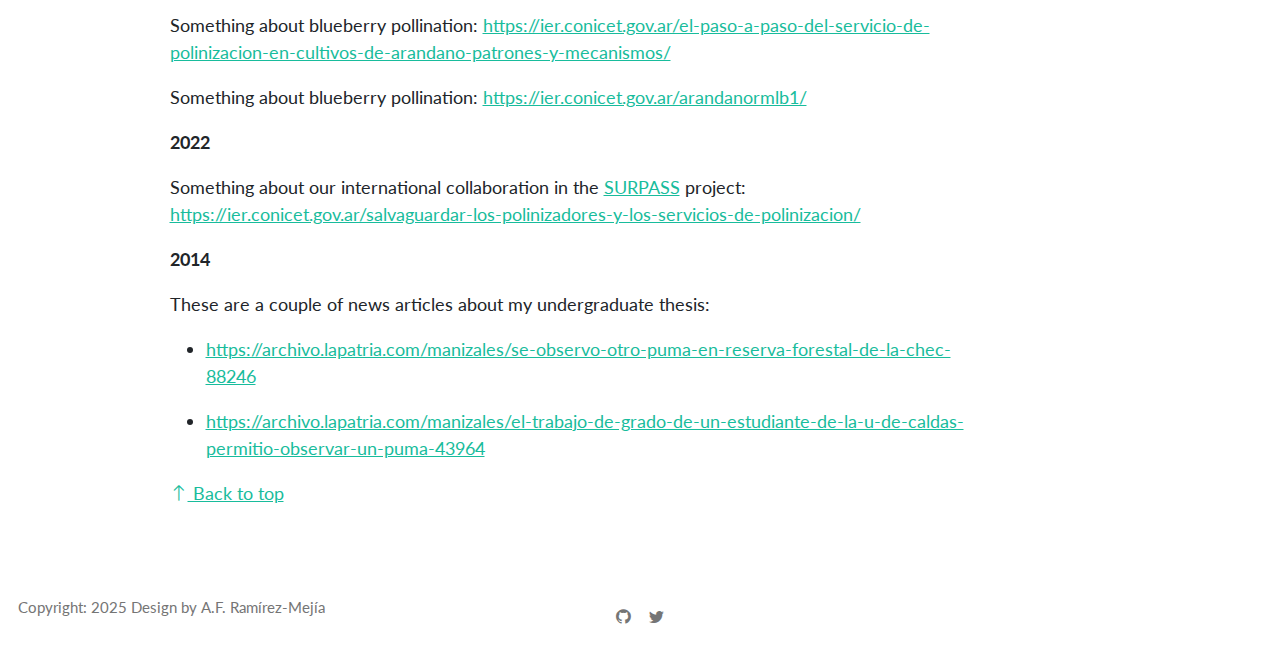
<file: docs/cv.html>
<!DOCTYPE html>
<html xmlns="http://www.w3.org/1999/xhtml" lang="en" xml:lang="en"><head>

<meta charset="utf-8">
<meta name="generator" content="quarto-1.4.555">

<meta name="viewport" content="width=device-width, initial-scale=1.0, user-scalable=yes">


<title>Andrés F. Ramírez-Mejía - CV</title>
<style>
code{white-space: pre-wrap;}
span.smallcaps{font-variant: small-caps;}
div.columns{display: flex; gap: min(4vw, 1.5em);}
div.column{flex: auto; overflow-x: auto;}
div.hanging-indent{margin-left: 1.5em; text-indent: -1.5em;}
ul.task-list{list-style: none;}
ul.task-list li input[type="checkbox"] {
  width: 0.8em;
  margin: 0 0.8em 0.2em -1em; /* quarto-specific, see https://github.com/quarto-dev/quarto-cli/issues/4556 */ 
  vertical-align: middle;
}
</style>


<script src="site_libs/quarto-nav/quarto-nav.js"></script>
<script src="site_libs/quarto-nav/headroom.min.js"></script>
<script src="site_libs/clipboard/clipboard.min.js"></script>
<script src="site_libs/quarto-search/autocomplete.umd.js"></script>
<script src="site_libs/quarto-search/fuse.min.js"></script>
<script src="site_libs/quarto-search/quarto-search.js"></script>
<meta name="quarto:offset" content="./">
<script src="site_libs/quarto-html/quarto.js"></script>
<script src="site_libs/quarto-html/popper.min.js"></script>
<script src="site_libs/quarto-html/tippy.umd.min.js"></script>
<script src="site_libs/quarto-html/anchor.min.js"></script>
<link href="site_libs/quarto-html/tippy.css" rel="stylesheet">
<link href="site_libs/quarto-html/quarto-syntax-highlighting.css" rel="stylesheet" class="quarto-color-scheme" id="quarto-text-highlighting-styles">
<link href="site_libs/quarto-html/quarto-syntax-highlighting-dark.css" rel="prefetch" class="quarto-color-scheme quarto-color-alternate" id="quarto-text-highlighting-styles">
<script src="site_libs/bootstrap/bootstrap.min.js"></script>
<link href="site_libs/bootstrap/bootstrap-icons.css" rel="stylesheet">
<link href="site_libs/bootstrap/bootstrap.min.css" rel="stylesheet" class="quarto-color-scheme" id="quarto-bootstrap" data-mode="light">
<link href="site_libs/bootstrap/bootstrap-dark.min.css" rel="prefetch" class="quarto-color-scheme quarto-color-alternate" id="quarto-bootstrap" data-mode="dark">
<script src="site_libs/quarto-contrib/glightbox/glightbox.min.js"></script>
<link href="site_libs/quarto-contrib/glightbox/glightbox.min.css" rel="stylesheet">
<link href="site_libs/quarto-contrib/glightbox/lightbox.css" rel="stylesheet">
<script id="quarto-search-options" type="application/json">{
  "location": "navbar",
  "copy-button": false,
  "collapse-after": 3,
  "panel-placement": "end",
  "type": "overlay",
  "limit": 50,
  "keyboard-shortcut": [
    "f",
    "/",
    "s"
  ],
  "show-item-context": false,
  "language": {
    "search-no-results-text": "No results",
    "search-matching-documents-text": "matching documents",
    "search-copy-link-title": "Copy link to search",
    "search-hide-matches-text": "Hide additional matches",
    "search-more-match-text": "more match in this document",
    "search-more-matches-text": "more matches in this document",
    "search-clear-button-title": "Clear",
    "search-text-placeholder": "",
    "search-detached-cancel-button-title": "Cancel",
    "search-submit-button-title": "Submit",
    "search-label": "Search"
  }
}</script>


<link rel="stylesheet" href="styles.css">
</head>

<body class="nav-fixed">

<div id="quarto-search-results"></div>
  <header id="quarto-header" class="headroom fixed-top">
    <nav class="navbar navbar-expand-lg " data-bs-theme="dark">
      <div class="navbar-container container-fluid">
      <div class="navbar-brand-container mx-auto">
    <a class="navbar-brand" href="./index.html">
    <span class="navbar-title">Andrés F. Ramírez-Mejía</span>
    </a>
  </div>
            <div id="quarto-search" class="" title="Search"></div>
          <button class="navbar-toggler" type="button" data-bs-toggle="collapse" data-bs-target="#navbarCollapse" aria-controls="navbarCollapse" aria-expanded="false" aria-label="Toggle navigation" onclick="if (window.quartoToggleHeadroom) { window.quartoToggleHeadroom(); }">
  <span class="navbar-toggler-icon"></span>
</button>
          <div class="collapse navbar-collapse" id="navbarCollapse">
            <ul class="navbar-nav navbar-nav-scroll ms-auto">
  <li class="nav-item">
    <a class="nav-link" href="./index.html"> 
<span class="menu-text">About me</span></a>
  </li>  
  <li class="nav-item">
    <a class="nav-link active" href="./cv.html" aria-current="page"> 
<span class="menu-text">CV</span></a>
  </li>  
  <li class="nav-item">
    <a class="nav-link" href="./list_publications.html"> 
<span class="menu-text">Publications</span></a>
  </li>  
  <li class="nav-item">
    <a class="nav-link" href="./current_work.html"> 
<span class="menu-text">Projects</span></a>
  </li>  
  <li class="nav-item">
    <a class="nav-link" href="./blog_stats.html"> 
<span class="menu-text">Data and black boxes</span></a>
  </li>  
</ul>
          </div> <!-- /navcollapse -->
          <div class="quarto-navbar-tools">
  <a href="" class="quarto-color-scheme-toggle quarto-navigation-tool  px-1" onclick="window.quartoToggleColorScheme(); return false;" title="Toggle dark mode"><i class="bi"></i></a>
</div>
      </div> <!-- /container-fluid -->
    </nav>
</header>
<!-- content -->
<div id="quarto-content" class="quarto-container page-columns page-rows-contents page-layout-article page-navbar">
<!-- sidebar -->
<!-- margin-sidebar -->
    <div id="quarto-margin-sidebar" class="sidebar margin-sidebar">
        <nav id="TOC" role="doc-toc" class="toc-active">
    <h2 id="toc-title">On this page</h2>
   
  <ul>
  <li><a href="#education" id="toc-education" class="nav-link active" data-scroll-target="#education">Education</a></li>
  <li><a href="#current-position" id="toc-current-position" class="nav-link" data-scroll-target="#current-position">Current position</a></li>
  <li><a href="#academic-profiles" id="toc-academic-profiles" class="nav-link" data-scroll-target="#academic-profiles">Academic profiles</a></li>
  <li><a href="#outreach" id="toc-outreach" class="nav-link" data-scroll-target="#outreach">Outreach</a></li>
  </ul>
</nav>
    </div>
<!-- main -->
<main class="content" id="quarto-document-content">

<header id="title-block-header" class="quarto-title-block default">
<div class="quarto-title">
<h1 class="title">CV</h1>
</div>



<div class="quarto-title-meta">

    
  
    
  </div>
  


</header>


<div class="quarto-figure quarto-figure-center">
<figure class="figure">
<p><a href="photos/IMG_4890.jpg" class="lightbox" data-gallery="quarto-lightbox-gallery-1"><img src="photos/IMG_4890.jpg" class="img-fluid quarto-figure quarto-figure-center figure-img" style="width:35.0%"></a></p>
</figure>
</div>
<section id="education" class="level3">
<h3 class="anchored" data-anchor-id="education">Education</h3>
<div>
<ul>
<li><p>MBA. Data Science, 2027. University of São Paulo.</p></li>
<li><p>Ph.D.&nbsp;Biological Sciences, 2023. National University of Tucumán, Argentina.</p></li>
<li><p>M.Sc. Conservation and Use of Biodiversity, 2017. Pontifical Javeriana University, Colombia (cum laude).</p></li>
<li><p>B.Sc. Biological Sciences, 2014. University of Caldas, Colombia.</p></li>
</ul>
</div>
</section>
<section id="current-position" class="level3">
<h3 class="anchored" data-anchor-id="current-position">Current position</h3>
<p>Postdoctoral researcher with double affiliation: Department of Ecology, Zoology and Genetics, Institute of Biology, Universidade Federal de Pelotas; Department of Zoology &amp; Physiology, University of Wyoming. <em>Projects</em>: <a href="https://www.tarwaterlab.com/copy-of-panama-plumas-project">Army Ant Followers Project</a>, and <a href="https://www.tarwaterlab.com/hawaii-vine-project">Hawaii-VINE. Project</a></p>
<p>You can find the full version of mi CV <a href="https://github.com/andres-frm/curriculum_vitae/blob/main/cv_eng/cv_eng.pdf">here (english)</a> or <a href="https://github.com/andres-frm/curriculum_vitae/blob/main/cvESP/cvESP.pdf">here (spanish)</a>. You can reach me at <code>andresfeliper.mejia@gmail.com</code>.</p>
</section>
<section id="academic-profiles" class="level3">
<h3 class="anchored" data-anchor-id="academic-profiles">Academic profiles</h3>
<ul>
<li><a href="https://scholar.google.com/citations?user=5NIPofoAAAAJ&amp;hl=es">Google scholar profile</a></li>
<li><a href="https://www.researchgate.net/profile/Andres-F-Ramirez-Mejia">Research gate profile</a></li>
<li><a href="https://orcid.org/0000-0002-1986-2458">ORCID</a></li>
</ul>
</section>
<section id="outreach" class="level3">
<h3 class="anchored" data-anchor-id="outreach">Outreach</h3>
<p><strong>2025</strong></p>
<p>Article about our last paper on <em>Citrus</em> spp. pollination: <a href="https://www.infobae.com/revista-chacra/2025/02/22/polinizadores-el-engranaje-esencial-detras-de-los-citricos-argentinos/" class="uri">https://www.infobae.com/revista-chacra/2025/02/22/polinizadores-el-engranaje-esencial-detras-de-los-citricos-argentinos/</a></p>
<p>News article about our last paper on <em>Citrus</em> spp. pollination: <a href="https://tn.com.ar/campo/2025/02/21/el-60-del-rendimiento-de-los-citricos-depende-de-la-polinizacion-de-abejas-y-otros-insectos/" class="uri">https://tn.com.ar/campo/2025/02/21/el-60-del-rendimiento-de-los-citricos-depende-de-la-polinizacion-de-abejas-y-otros-insectos/</a></p>
<p><strong>2024</strong></p>
<p>Something about pollination of <em>Citrus</em> spp. crops in Argentina: <a href="https://noasur.conicet.gov.ar/las-abejas-y-su-arte-de-polinizar-para-el-crecimiento-de-la-produccion-nacional-de-citricos/" class="uri">https://noasur.conicet.gov.ar/las-abejas-y-su-arte-de-polinizar-para-el-crecimiento-de-la-produccion-nacional-de-citricos/</a></p>
<p>Something about blueberry pollination: <a href="https://ier.conicet.gov.ar/maximizando-la-produccion-de-arandanos-umbrales-optimos-de-polinizacion/" class="uri">https://ier.conicet.gov.ar/maximizando-la-produccion-de-arandanos-umbrales-optimos-de-polinizacion/</a></p>
<p><strong>2023</strong></p>
<p>Something about blueberry pollination: <a href="https://ier.conicet.gov.ar/arandanos-polinizacion-y-produccion-en-sudamerica/" class="uri">https://ier.conicet.gov.ar/arandanos-polinizacion-y-produccion-en-sudamerica/</a></p>
<p>Something about blueberry pollination: <a href="https://ier.conicet.gov.ar/el-paso-a-paso-del-servicio-de-polinizacion-en-cultivos-de-arandano-patrones-y-mecanismos/" class="uri">https://ier.conicet.gov.ar/el-paso-a-paso-del-servicio-de-polinizacion-en-cultivos-de-arandano-patrones-y-mecanismos/</a></p>
<p>Something about blueberry pollination: <a href="https://ier.conicet.gov.ar/arandanormlb1/" class="uri">https://ier.conicet.gov.ar/arandanormlb1/</a></p>
<p><strong>2022</strong></p>
<p>Something about our international collaboration in the <a href="https://bee-surpass.org">SURPASS</a> project: <a href="https://ier.conicet.gov.ar/salvaguardar-los-polinizadores-y-los-servicios-de-polinizacion/" class="uri">https://ier.conicet.gov.ar/salvaguardar-los-polinizadores-y-los-servicios-de-polinizacion/</a></p>
<p><strong>2014</strong></p>
<p>These are a couple of news articles about my undergraduate thesis:</p>
<ul>
<li><p><a href="https://archivo.lapatria.com/manizales/se-observo-otro-puma-en-reserva-forestal-de-la-chec-88246" class="uri">https://archivo.lapatria.com/manizales/se-observo-otro-puma-en-reserva-forestal-de-la-chec-88246</a></p></li>
<li><p><a href="https://archivo.lapatria.com/manizales/el-trabajo-de-grado-de-un-estudiante-de-la-u-de-caldas-permitio-observar-un-puma-43964" class="uri">https://archivo.lapatria.com/manizales/el-trabajo-de-grado-de-un-estudiante-de-la-u-de-caldas-permitio-observar-un-puma-43964</a></p></li>
</ul>


</section>

<a onclick="window.scrollTo(0, 0); return false;" role="button" id="quarto-back-to-top"><i class="bi bi-arrow-up"></i> Back to top</a></main> <!-- /main -->
<script id="quarto-html-after-body" type="application/javascript">
window.document.addEventListener("DOMContentLoaded", function (event) {
  const toggleBodyColorMode = (bsSheetEl) => {
    const mode = bsSheetEl.getAttribute("data-mode");
    const bodyEl = window.document.querySelector("body");
    if (mode === "dark") {
      bodyEl.classList.add("quarto-dark");
      bodyEl.classList.remove("quarto-light");
    } else {
      bodyEl.classList.add("quarto-light");
      bodyEl.classList.remove("quarto-dark");
    }
  }
  const toggleBodyColorPrimary = () => {
    const bsSheetEl = window.document.querySelector("link#quarto-bootstrap");
    if (bsSheetEl) {
      toggleBodyColorMode(bsSheetEl);
    }
  }
  toggleBodyColorPrimary();  
  const disableStylesheet = (stylesheets) => {
    for (let i=0; i < stylesheets.length; i++) {
      const stylesheet = stylesheets[i];
      stylesheet.rel = 'prefetch';
    }
  }
  const enableStylesheet = (stylesheets) => {
    for (let i=0; i < stylesheets.length; i++) {
      const stylesheet = stylesheets[i];
      stylesheet.rel = 'stylesheet';
    }
  }
  const manageTransitions = (selector, allowTransitions) => {
    const els = window.document.querySelectorAll(selector);
    for (let i=0; i < els.length; i++) {
      const el = els[i];
      if (allowTransitions) {
        el.classList.remove('notransition');
      } else {
        el.classList.add('notransition');
      }
    }
  }
  const toggleGiscusIfUsed = (isAlternate, darkModeDefault) => {
    const baseTheme = document.querySelector('#giscus-base-theme')?.value ?? 'light';
    const alternateTheme = document.querySelector('#giscus-alt-theme')?.value ?? 'dark';
    let newTheme = '';
    if(darkModeDefault) {
      newTheme = isAlternate ? baseTheme : alternateTheme;
    } else {
      newTheme = isAlternate ? alternateTheme : baseTheme;
    }
    const changeGiscusTheme = () => {
      // From: https://github.com/giscus/giscus/issues/336
      const sendMessage = (message) => {
        const iframe = document.querySelector('iframe.giscus-frame');
        if (!iframe) return;
        iframe.contentWindow.postMessage({ giscus: message }, 'https://giscus.app');
      }
      sendMessage({
        setConfig: {
          theme: newTheme
        }
      });
    }
    const isGiscussLoaded = window.document.querySelector('iframe.giscus-frame') !== null;
    if (isGiscussLoaded) {
      changeGiscusTheme();
    }
  }
  const toggleColorMode = (alternate) => {
    // Switch the stylesheets
    const alternateStylesheets = window.document.querySelectorAll('link.quarto-color-scheme.quarto-color-alternate');
    manageTransitions('#quarto-margin-sidebar .nav-link', false);
    if (alternate) {
      enableStylesheet(alternateStylesheets);
      for (const sheetNode of alternateStylesheets) {
        if (sheetNode.id === "quarto-bootstrap") {
          toggleBodyColorMode(sheetNode);
        }
      }
    } else {
      disableStylesheet(alternateStylesheets);
      toggleBodyColorPrimary();
    }
    manageTransitions('#quarto-margin-sidebar .nav-link', true);
    // Switch the toggles
    const toggles = window.document.querySelectorAll('.quarto-color-scheme-toggle');
    for (let i=0; i < toggles.length; i++) {
      const toggle = toggles[i];
      if (toggle) {
        if (alternate) {
          toggle.classList.add("alternate");     
        } else {
          toggle.classList.remove("alternate");
        }
      }
    }
    // Hack to workaround the fact that safari doesn't
    // properly recolor the scrollbar when toggling (#1455)
    if (navigator.userAgent.indexOf('Safari') > 0 && navigator.userAgent.indexOf('Chrome') == -1) {
      manageTransitions("body", false);
      window.scrollTo(0, 1);
      setTimeout(() => {
        window.scrollTo(0, 0);
        manageTransitions("body", true);
      }, 40);  
    }
  }
  const isFileUrl = () => { 
    return window.location.protocol === 'file:';
  }
  const hasAlternateSentinel = () => {  
    let styleSentinel = getColorSchemeSentinel();
    if (styleSentinel !== null) {
      return styleSentinel === "alternate";
    } else {
      return false;
    }
  }
  const setStyleSentinel = (alternate) => {
    const value = alternate ? "alternate" : "default";
    if (!isFileUrl()) {
      window.localStorage.setItem("quarto-color-scheme", value);
    } else {
      localAlternateSentinel = value;
    }
  }
  const getColorSchemeSentinel = () => {
    if (!isFileUrl()) {
      const storageValue = window.localStorage.getItem("quarto-color-scheme");
      return storageValue != null ? storageValue : localAlternateSentinel;
    } else {
      return localAlternateSentinel;
    }
  }
  const darkModeDefault = false;
  let localAlternateSentinel = darkModeDefault ? 'alternate' : 'default';
  // Dark / light mode switch
  window.quartoToggleColorScheme = () => {
    // Read the current dark / light value 
    let toAlternate = !hasAlternateSentinel();
    toggleColorMode(toAlternate);
    setStyleSentinel(toAlternate);
    toggleGiscusIfUsed(toAlternate, darkModeDefault);
  };
  // Ensure there is a toggle, if there isn't float one in the top right
  if (window.document.querySelector('.quarto-color-scheme-toggle') === null) {
    const a = window.document.createElement('a');
    a.classList.add('top-right');
    a.classList.add('quarto-color-scheme-toggle');
    a.href = "";
    a.onclick = function() { try { window.quartoToggleColorScheme(); } catch {} return false; };
    const i = window.document.createElement("i");
    i.classList.add('bi');
    a.appendChild(i);
    window.document.body.appendChild(a);
  }
  // Switch to dark mode if need be
  if (hasAlternateSentinel()) {
    toggleColorMode(true);
  } else {
    toggleColorMode(false);
  }
  const icon = "";
  const anchorJS = new window.AnchorJS();
  anchorJS.options = {
    placement: 'right',
    icon: icon
  };
  anchorJS.add('.anchored');
  const isCodeAnnotation = (el) => {
    for (const clz of el.classList) {
      if (clz.startsWith('code-annotation-')) {                     
        return true;
      }
    }
    return false;
  }
  const clipboard = new window.ClipboardJS('.code-copy-button', {
    text: function(trigger) {
      const codeEl = trigger.previousElementSibling.cloneNode(true);
      for (const childEl of codeEl.children) {
        if (isCodeAnnotation(childEl)) {
          childEl.remove();
        }
      }
      return codeEl.innerText;
    }
  });
  clipboard.on('success', function(e) {
    // button target
    const button = e.trigger;
    // don't keep focus
    button.blur();
    // flash "checked"
    button.classList.add('code-copy-button-checked');
    var currentTitle = button.getAttribute("title");
    button.setAttribute("title", "Copied!");
    let tooltip;
    if (window.bootstrap) {
      button.setAttribute("data-bs-toggle", "tooltip");
      button.setAttribute("data-bs-placement", "left");
      button.setAttribute("data-bs-title", "Copied!");
      tooltip = new bootstrap.Tooltip(button, 
        { trigger: "manual", 
          customClass: "code-copy-button-tooltip",
          offset: [0, -8]});
      tooltip.show();    
    }
    setTimeout(function() {
      if (tooltip) {
        tooltip.hide();
        button.removeAttribute("data-bs-title");
        button.removeAttribute("data-bs-toggle");
        button.removeAttribute("data-bs-placement");
      }
      button.setAttribute("title", currentTitle);
      button.classList.remove('code-copy-button-checked');
    }, 1000);
    // clear code selection
    e.clearSelection();
  });
    var localhostRegex = new RegExp(/^(?:http|https):\/\/localhost\:?[0-9]*\//);
    var mailtoRegex = new RegExp(/^mailto:/);
      var filterRegex = new RegExp('/' + window.location.host + '/');
    var isInternal = (href) => {
        return filterRegex.test(href) || localhostRegex.test(href) || mailtoRegex.test(href);
    }
    // Inspect non-navigation links and adorn them if external
 	var links = window.document.querySelectorAll('a[href]:not(.nav-link):not(.navbar-brand):not(.toc-action):not(.sidebar-link):not(.sidebar-item-toggle):not(.pagination-link):not(.no-external):not([aria-hidden]):not(.dropdown-item):not(.quarto-navigation-tool)');
    for (var i=0; i<links.length; i++) {
      const link = links[i];
      if (!isInternal(link.href)) {
        // undo the damage that might have been done by quarto-nav.js in the case of
        // links that we want to consider external
        if (link.dataset.originalHref !== undefined) {
          link.href = link.dataset.originalHref;
        }
      }
    }
  function tippyHover(el, contentFn, onTriggerFn, onUntriggerFn) {
    const config = {
      allowHTML: true,
      maxWidth: 500,
      delay: 100,
      arrow: false,
      appendTo: function(el) {
          return el.parentElement;
      },
      interactive: true,
      interactiveBorder: 10,
      theme: 'quarto',
      placement: 'bottom-start',
    };
    if (contentFn) {
      config.content = contentFn;
    }
    if (onTriggerFn) {
      config.onTrigger = onTriggerFn;
    }
    if (onUntriggerFn) {
      config.onUntrigger = onUntriggerFn;
    }
    window.tippy(el, config); 
  }
  const noterefs = window.document.querySelectorAll('a[role="doc-noteref"]');
  for (var i=0; i<noterefs.length; i++) {
    const ref = noterefs[i];
    tippyHover(ref, function() {
      // use id or data attribute instead here
      let href = ref.getAttribute('data-footnote-href') || ref.getAttribute('href');
      try { href = new URL(href).hash; } catch {}
      const id = href.replace(/^#\/?/, "");
      const note = window.document.getElementById(id);
      if (note) {
        return note.innerHTML;
      } else {
        return "";
      }
    });
  }
  const xrefs = window.document.querySelectorAll('a.quarto-xref');
  const processXRef = (id, note) => {
    // Strip column container classes
    const stripColumnClz = (el) => {
      el.classList.remove("page-full", "page-columns");
      if (el.children) {
        for (const child of el.children) {
          stripColumnClz(child);
        }
      }
    }
    stripColumnClz(note)
    if (id === null || id.startsWith('sec-')) {
      // Special case sections, only their first couple elements
      const container = document.createElement("div");
      if (note.children && note.children.length > 2) {
        container.appendChild(note.children[0].cloneNode(true));
        for (let i = 1; i < note.children.length; i++) {
          const child = note.children[i];
          if (child.tagName === "P" && child.innerText === "") {
            continue;
          } else {
            container.appendChild(child.cloneNode(true));
            break;
          }
        }
        if (window.Quarto?.typesetMath) {
          window.Quarto.typesetMath(container);
        }
        return container.innerHTML
      } else {
        if (window.Quarto?.typesetMath) {
          window.Quarto.typesetMath(note);
        }
        return note.innerHTML;
      }
    } else {
      // Remove any anchor links if they are present
      const anchorLink = note.querySelector('a.anchorjs-link');
      if (anchorLink) {
        anchorLink.remove();
      }
      if (window.Quarto?.typesetMath) {
        window.Quarto.typesetMath(note);
      }
      // TODO in 1.5, we should make sure this works without a callout special case
      if (note.classList.contains("callout")) {
        return note.outerHTML;
      } else {
        return note.innerHTML;
      }
    }
  }
  for (var i=0; i<xrefs.length; i++) {
    const xref = xrefs[i];
    tippyHover(xref, undefined, function(instance) {
      instance.disable();
      let url = xref.getAttribute('href');
      let hash = undefined; 
      if (url.startsWith('#')) {
        hash = url;
      } else {
        try { hash = new URL(url).hash; } catch {}
      }
      if (hash) {
        const id = hash.replace(/^#\/?/, "");
        const note = window.document.getElementById(id);
        if (note !== null) {
          try {
            const html = processXRef(id, note.cloneNode(true));
            instance.setContent(html);
          } finally {
            instance.enable();
            instance.show();
          }
        } else {
          // See if we can fetch this
          fetch(url.split('#')[0])
          .then(res => res.text())
          .then(html => {
            const parser = new DOMParser();
            const htmlDoc = parser.parseFromString(html, "text/html");
            const note = htmlDoc.getElementById(id);
            if (note !== null) {
              const html = processXRef(id, note);
              instance.setContent(html);
            } 
          }).finally(() => {
            instance.enable();
            instance.show();
          });
        }
      } else {
        // See if we can fetch a full url (with no hash to target)
        // This is a special case and we should probably do some content thinning / targeting
        fetch(url)
        .then(res => res.text())
        .then(html => {
          const parser = new DOMParser();
          const htmlDoc = parser.parseFromString(html, "text/html");
          const note = htmlDoc.querySelector('main.content');
          if (note !== null) {
            // This should only happen for chapter cross references
            // (since there is no id in the URL)
            // remove the first header
            if (note.children.length > 0 && note.children[0].tagName === "HEADER") {
              note.children[0].remove();
            }
            const html = processXRef(null, note);
            instance.setContent(html);
          } 
        }).finally(() => {
          instance.enable();
          instance.show();
        });
      }
    }, function(instance) {
    });
  }
      let selectedAnnoteEl;
      const selectorForAnnotation = ( cell, annotation) => {
        let cellAttr = 'data-code-cell="' + cell + '"';
        let lineAttr = 'data-code-annotation="' +  annotation + '"';
        const selector = 'span[' + cellAttr + '][' + lineAttr + ']';
        return selector;
      }
      const selectCodeLines = (annoteEl) => {
        const doc = window.document;
        const targetCell = annoteEl.getAttribute("data-target-cell");
        const targetAnnotation = annoteEl.getAttribute("data-target-annotation");
        const annoteSpan = window.document.querySelector(selectorForAnnotation(targetCell, targetAnnotation));
        const lines = annoteSpan.getAttribute("data-code-lines").split(",");
        const lineIds = lines.map((line) => {
          return targetCell + "-" + line;
        })
        let top = null;
        let height = null;
        let parent = null;
        if (lineIds.length > 0) {
            //compute the position of the single el (top and bottom and make a div)
            const el = window.document.getElementById(lineIds[0]);
            top = el.offsetTop;
            height = el.offsetHeight;
            parent = el.parentElement.parentElement;
          if (lineIds.length > 1) {
            const lastEl = window.document.getElementById(lineIds[lineIds.length - 1]);
            const bottom = lastEl.offsetTop + lastEl.offsetHeight;
            height = bottom - top;
          }
          if (top !== null && height !== null && parent !== null) {
            // cook up a div (if necessary) and position it 
            let div = window.document.getElementById("code-annotation-line-highlight");
            if (div === null) {
              div = window.document.createElement("div");
              div.setAttribute("id", "code-annotation-line-highlight");
              div.style.position = 'absolute';
              parent.appendChild(div);
            }
            div.style.top = top - 2 + "px";
            div.style.height = height + 4 + "px";
            div.style.left = 0;
            let gutterDiv = window.document.getElementById("code-annotation-line-highlight-gutter");
            if (gutterDiv === null) {
              gutterDiv = window.document.createElement("div");
              gutterDiv.setAttribute("id", "code-annotation-line-highlight-gutter");
              gutterDiv.style.position = 'absolute';
              const codeCell = window.document.getElementById(targetCell);
              const gutter = codeCell.querySelector('.code-annotation-gutter');
              gutter.appendChild(gutterDiv);
            }
            gutterDiv.style.top = top - 2 + "px";
            gutterDiv.style.height = height + 4 + "px";
          }
          selectedAnnoteEl = annoteEl;
        }
      };
      const unselectCodeLines = () => {
        const elementsIds = ["code-annotation-line-highlight", "code-annotation-line-highlight-gutter"];
        elementsIds.forEach((elId) => {
          const div = window.document.getElementById(elId);
          if (div) {
            div.remove();
          }
        });
        selectedAnnoteEl = undefined;
      };
        // Handle positioning of the toggle
    window.addEventListener(
      "resize",
      throttle(() => {
        elRect = undefined;
        if (selectedAnnoteEl) {
          selectCodeLines(selectedAnnoteEl);
        }
      }, 10)
    );
    function throttle(fn, ms) {
    let throttle = false;
    let timer;
      return (...args) => {
        if(!throttle) { // first call gets through
            fn.apply(this, args);
            throttle = true;
        } else { // all the others get throttled
            if(timer) clearTimeout(timer); // cancel #2
            timer = setTimeout(() => {
              fn.apply(this, args);
              timer = throttle = false;
            }, ms);
        }
      };
    }
      // Attach click handler to the DT
      const annoteDls = window.document.querySelectorAll('dt[data-target-cell]');
      for (const annoteDlNode of annoteDls) {
        annoteDlNode.addEventListener('click', (event) => {
          const clickedEl = event.target;
          if (clickedEl !== selectedAnnoteEl) {
            unselectCodeLines();
            const activeEl = window.document.querySelector('dt[data-target-cell].code-annotation-active');
            if (activeEl) {
              activeEl.classList.remove('code-annotation-active');
            }
            selectCodeLines(clickedEl);
            clickedEl.classList.add('code-annotation-active');
          } else {
            // Unselect the line
            unselectCodeLines();
            clickedEl.classList.remove('code-annotation-active');
          }
        });
      }
  const findCites = (el) => {
    const parentEl = el.parentElement;
    if (parentEl) {
      const cites = parentEl.dataset.cites;
      if (cites) {
        return {
          el,
          cites: cites.split(' ')
        };
      } else {
        return findCites(el.parentElement)
      }
    } else {
      return undefined;
    }
  };
  var bibliorefs = window.document.querySelectorAll('a[role="doc-biblioref"]');
  for (var i=0; i<bibliorefs.length; i++) {
    const ref = bibliorefs[i];
    const citeInfo = findCites(ref);
    if (citeInfo) {
      tippyHover(citeInfo.el, function() {
        var popup = window.document.createElement('div');
        citeInfo.cites.forEach(function(cite) {
          var citeDiv = window.document.createElement('div');
          citeDiv.classList.add('hanging-indent');
          citeDiv.classList.add('csl-entry');
          var biblioDiv = window.document.getElementById('ref-' + cite);
          if (biblioDiv) {
            citeDiv.innerHTML = biblioDiv.innerHTML;
          }
          popup.appendChild(citeDiv);
        });
        return popup.innerHTML;
      });
    }
  }
});
</script>
</div> <!-- /content -->
<footer class="footer">
  <div class="nav-footer">
    <div class="nav-footer-left">
<p>Copyright: 2025 Design by A.F. Ramírez-Mejía</p>
</div>   
    <div class="nav-footer-center">
      <ul class="footer-items list-unstyled">
    <li class="nav-item compact">
    <a class="nav-link" href="https://github.com/">
      <i class="bi bi-github" role="img">
</i> 
    </a>
  </li>  
    <li class="nav-item compact">
    <a class="nav-link" href="https://twitter.com/">
      <i class="bi bi-twitter" role="img">
</i> 
    </a>
  </li>  
</ul>
    </div>
    <div class="nav-footer-right">
      &nbsp;
    </div>
  </div>
</footer>
<script>var lightboxQuarto = GLightbox({"openEffect":"zoom","closeEffect":"zoom","descPosition":"bottom","selector":".lightbox","loop":false});
window.onload = () => {
  lightboxQuarto.on('slide_before_load', (data) => {
    const { slideIndex, slideNode, slideConfig, player, trigger } = data;
    const href = trigger.getAttribute('href');
    if (href !== null) {
      const imgEl = window.document.querySelector(`a[href="${href}"] img`);
      if (imgEl !== null) {
        const srcAttr = imgEl.getAttribute("src");
        if (srcAttr && srcAttr.startsWith("data:")) {
          slideConfig.href = srcAttr;
        }
      }
    } 
  });

  lightboxQuarto.on('slide_after_load', (data) => {
    const { slideIndex, slideNode, slideConfig, player, trigger } = data;
    if (window.Quarto?.typesetMath) {
      window.Quarto.typesetMath(slideNode);
    }
  });

};
          </script>




</body></html>
</file>
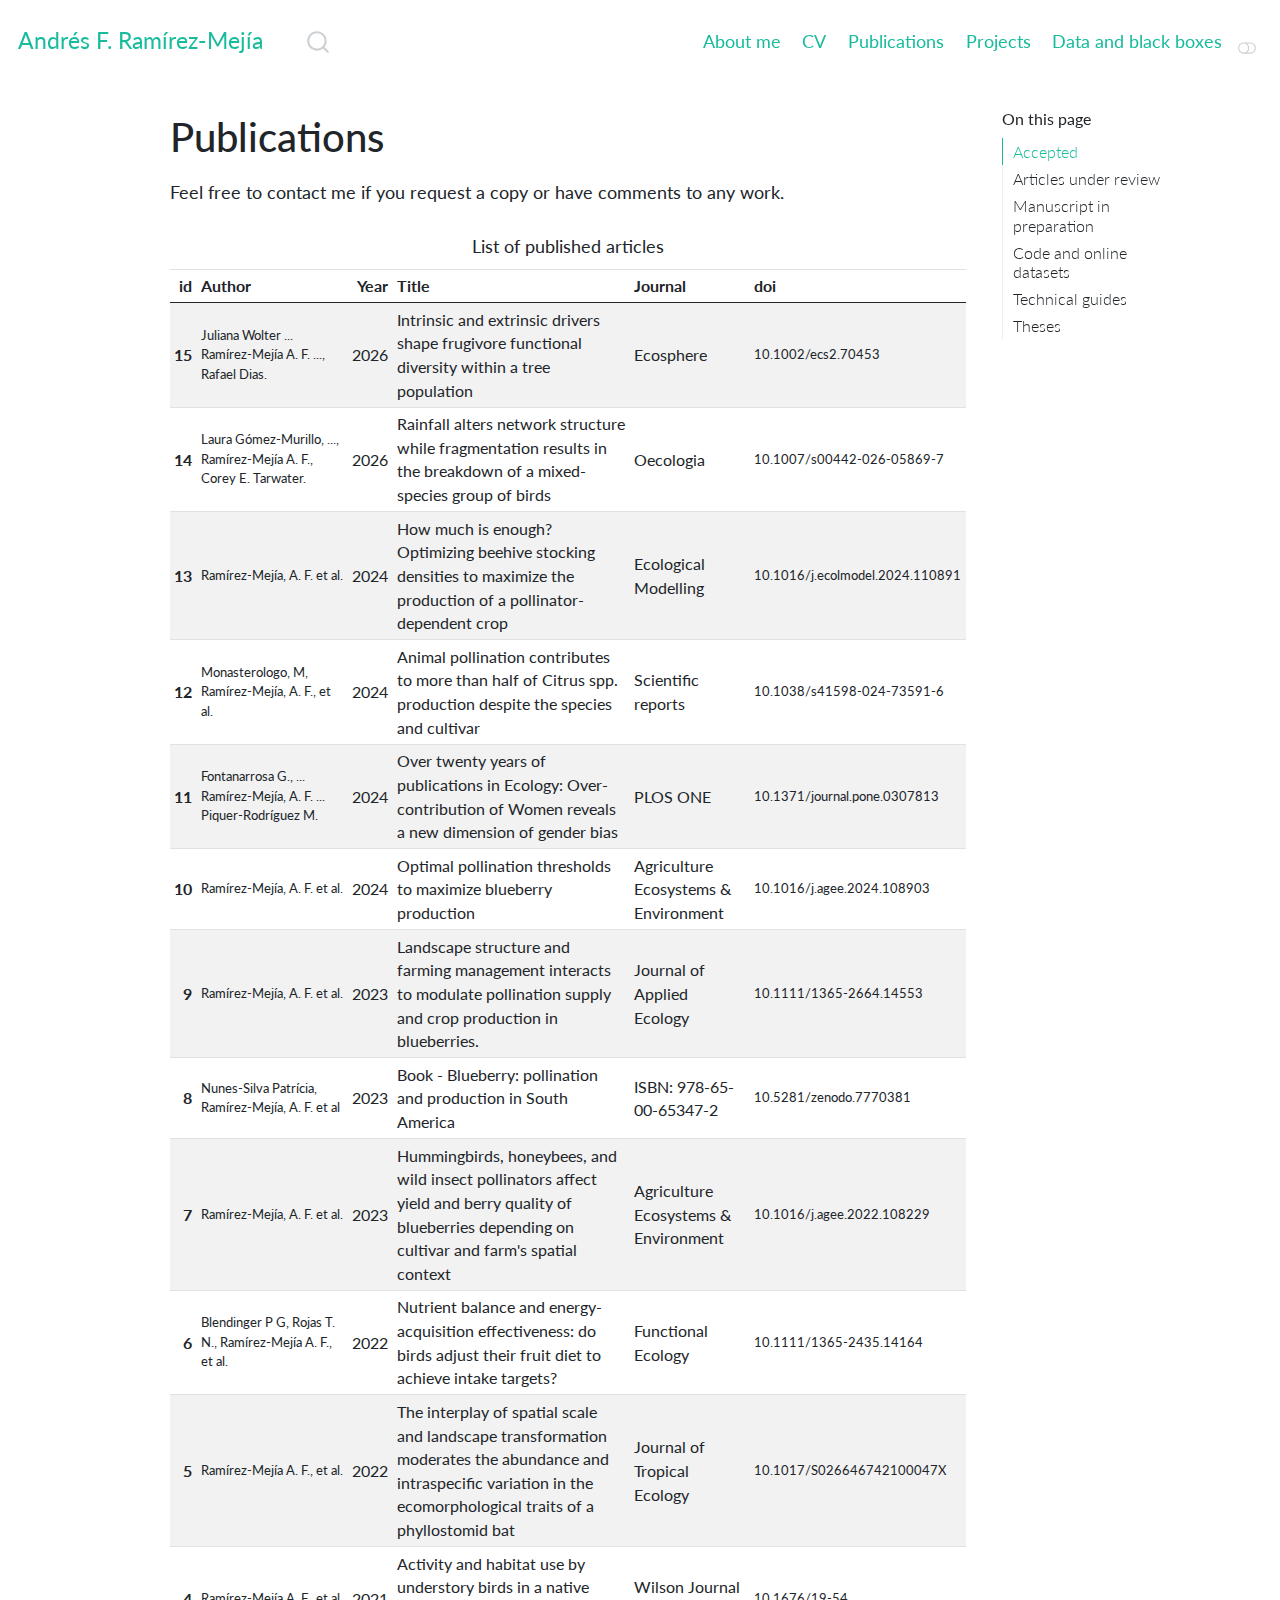
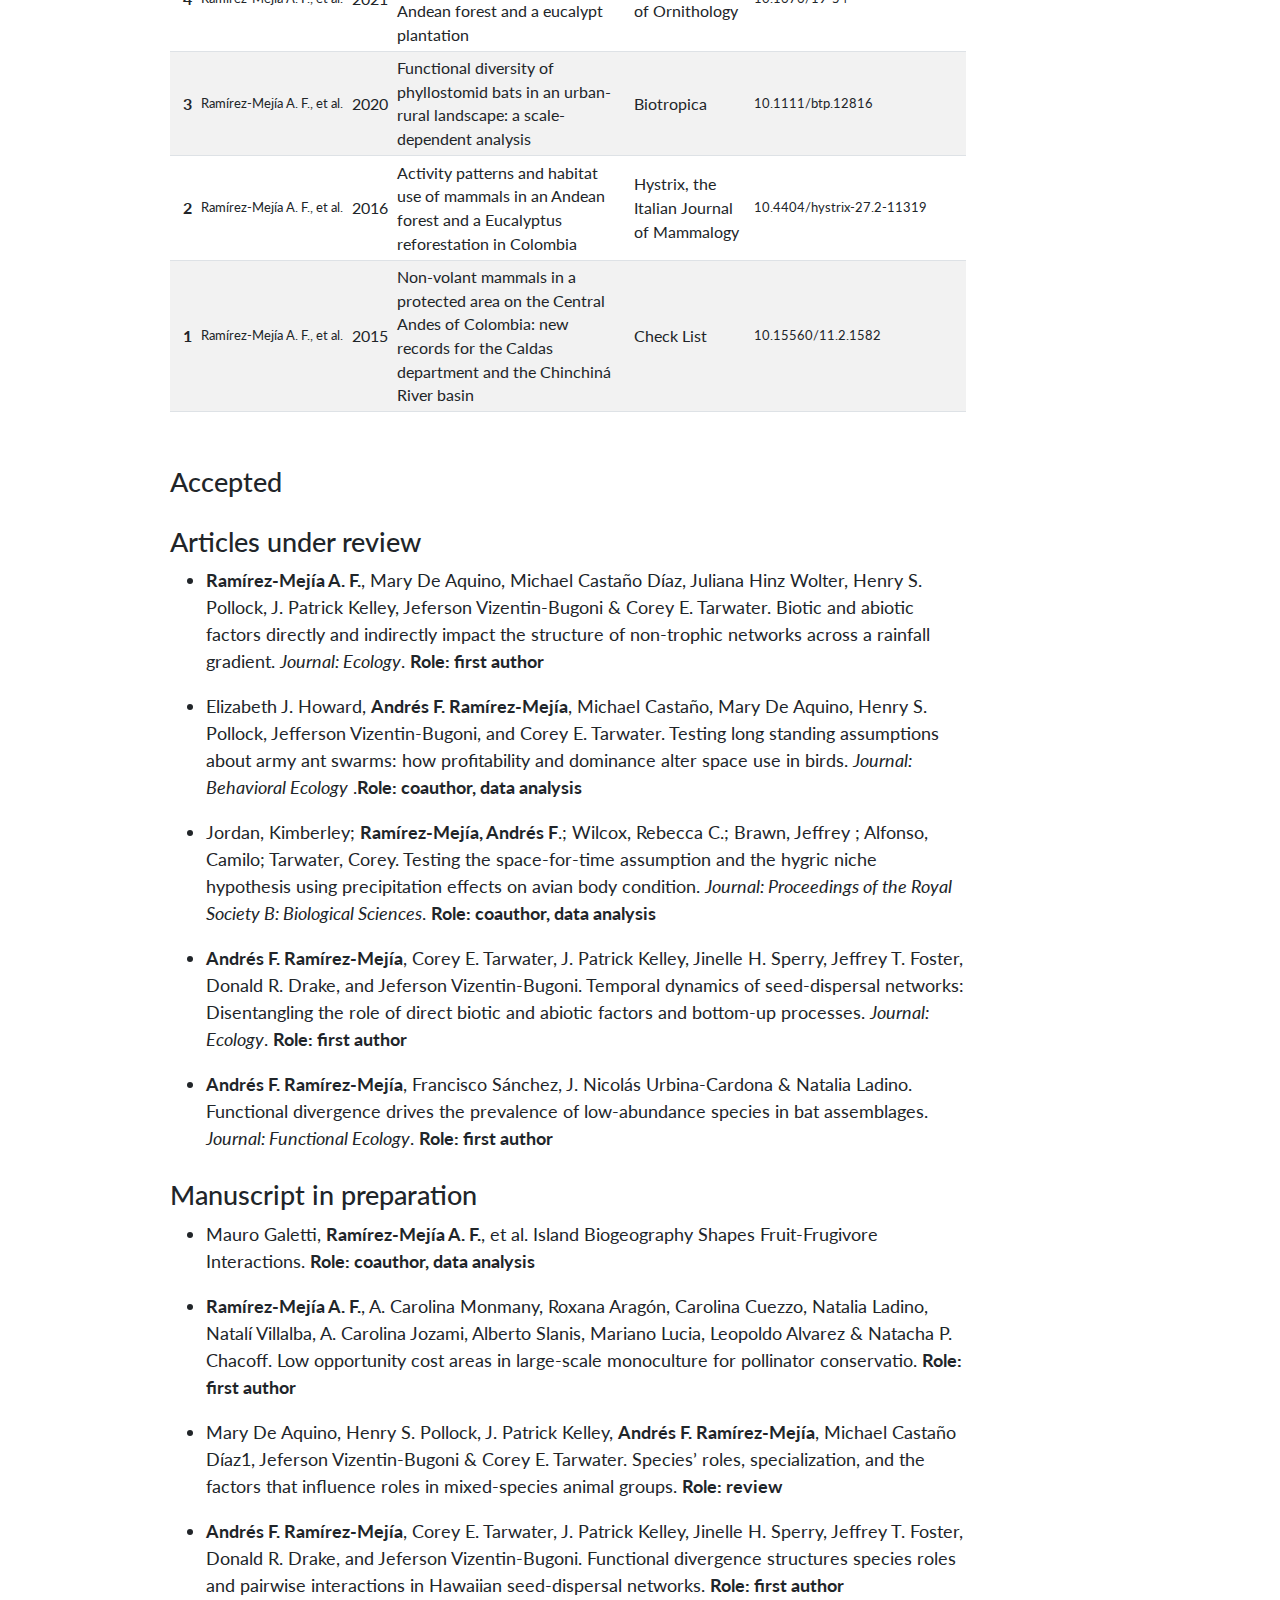
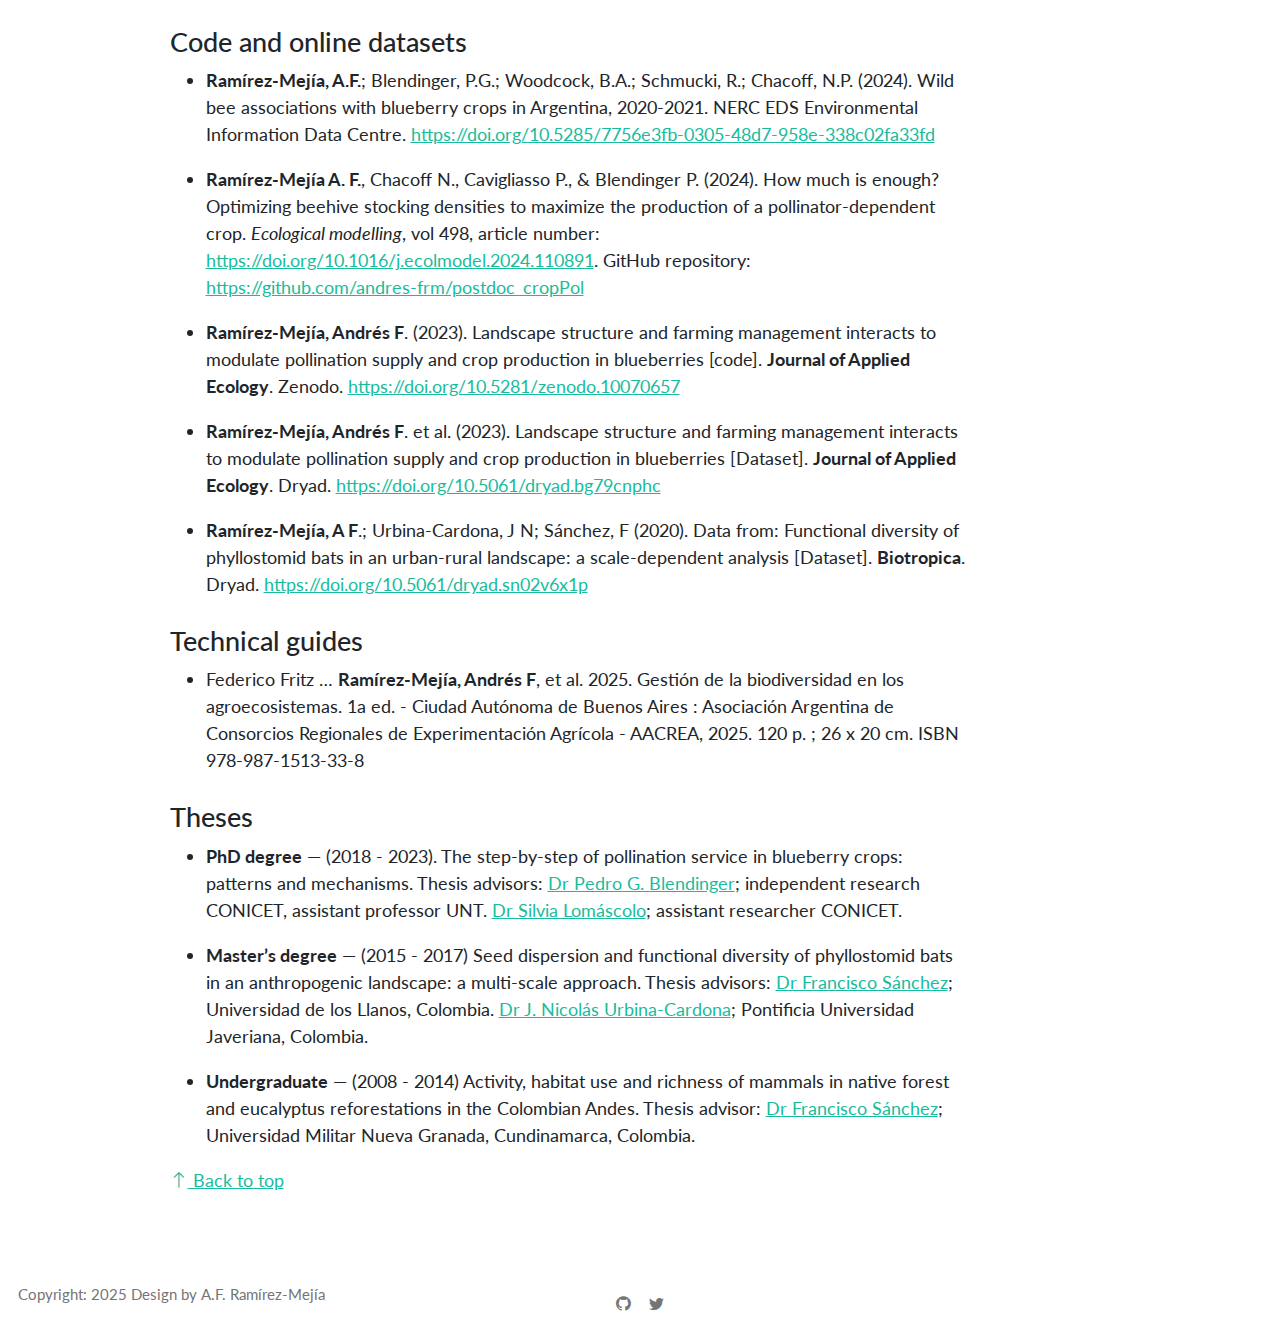
<file: docs/list_publications.html>
<!DOCTYPE html>
<html xmlns="http://www.w3.org/1999/xhtml" lang="en" xml:lang="en"><head>

<meta charset="utf-8">
<meta name="generator" content="quarto-1.4.555">

<meta name="viewport" content="width=device-width, initial-scale=1.0, user-scalable=yes">


<title>Andrés F. Ramírez-Mejía - Publications</title>
<style>
code{white-space: pre-wrap;}
span.smallcaps{font-variant: small-caps;}
div.columns{display: flex; gap: min(4vw, 1.5em);}
div.column{flex: auto; overflow-x: auto;}
div.hanging-indent{margin-left: 1.5em; text-indent: -1.5em;}
ul.task-list{list-style: none;}
ul.task-list li input[type="checkbox"] {
  width: 0.8em;
  margin: 0 0.8em 0.2em -1em; /* quarto-specific, see https://github.com/quarto-dev/quarto-cli/issues/4556 */ 
  vertical-align: middle;
}
</style>


<script src="site_libs/quarto-nav/quarto-nav.js"></script>
<script src="site_libs/quarto-nav/headroom.min.js"></script>
<script src="site_libs/clipboard/clipboard.min.js"></script>
<script src="site_libs/quarto-search/autocomplete.umd.js"></script>
<script src="site_libs/quarto-search/fuse.min.js"></script>
<script src="site_libs/quarto-search/quarto-search.js"></script>
<meta name="quarto:offset" content="./">
<script src="site_libs/quarto-html/quarto.js"></script>
<script src="site_libs/quarto-html/popper.min.js"></script>
<script src="site_libs/quarto-html/tippy.umd.min.js"></script>
<script src="site_libs/quarto-html/anchor.min.js"></script>
<link href="site_libs/quarto-html/tippy.css" rel="stylesheet">
<link href="site_libs/quarto-html/quarto-syntax-highlighting.css" rel="stylesheet" class="quarto-color-scheme" id="quarto-text-highlighting-styles">
<link href="site_libs/quarto-html/quarto-syntax-highlighting-dark.css" rel="prefetch" class="quarto-color-scheme quarto-color-alternate" id="quarto-text-highlighting-styles">
<script src="site_libs/bootstrap/bootstrap.min.js"></script>
<link href="site_libs/bootstrap/bootstrap-icons.css" rel="stylesheet">
<link href="site_libs/bootstrap/bootstrap.min.css" rel="stylesheet" class="quarto-color-scheme" id="quarto-bootstrap" data-mode="light">
<link href="site_libs/bootstrap/bootstrap-dark.min.css" rel="prefetch" class="quarto-color-scheme quarto-color-alternate" id="quarto-bootstrap" data-mode="dark">
<script id="quarto-search-options" type="application/json">{
  "location": "navbar",
  "copy-button": false,
  "collapse-after": 3,
  "panel-placement": "end",
  "type": "overlay",
  "limit": 50,
  "keyboard-shortcut": [
    "f",
    "/",
    "s"
  ],
  "show-item-context": false,
  "language": {
    "search-no-results-text": "No results",
    "search-matching-documents-text": "matching documents",
    "search-copy-link-title": "Copy link to search",
    "search-hide-matches-text": "Hide additional matches",
    "search-more-match-text": "more match in this document",
    "search-more-matches-text": "more matches in this document",
    "search-clear-button-title": "Clear",
    "search-text-placeholder": "",
    "search-detached-cancel-button-title": "Cancel",
    "search-submit-button-title": "Submit",
    "search-label": "Search"
  }
}</script>
<script src="site_libs/kePrint-0.0.1/kePrint.js"></script>

<link href="site_libs/lightable-0.0.1/lightable.css" rel="stylesheet">



<link rel="stylesheet" href="styles.css">
</head>

<body class="nav-fixed">

<div id="quarto-search-results"></div>
  <header id="quarto-header" class="headroom fixed-top">
    <nav class="navbar navbar-expand-lg " data-bs-theme="dark">
      <div class="navbar-container container-fluid">
      <div class="navbar-brand-container mx-auto">
    <a class="navbar-brand" href="./index.html">
    <span class="navbar-title">Andrés F. Ramírez-Mejía</span>
    </a>
  </div>
            <div id="quarto-search" class="" title="Search"></div>
          <button class="navbar-toggler" type="button" data-bs-toggle="collapse" data-bs-target="#navbarCollapse" aria-controls="navbarCollapse" aria-expanded="false" aria-label="Toggle navigation" onclick="if (window.quartoToggleHeadroom) { window.quartoToggleHeadroom(); }">
  <span class="navbar-toggler-icon"></span>
</button>
          <div class="collapse navbar-collapse" id="navbarCollapse">
            <ul class="navbar-nav navbar-nav-scroll ms-auto">
  <li class="nav-item">
    <a class="nav-link" href="./index.html"> 
<span class="menu-text">About me</span></a>
  </li>  
  <li class="nav-item">
    <a class="nav-link" href="./cv.html"> 
<span class="menu-text">CV</span></a>
  </li>  
  <li class="nav-item">
    <a class="nav-link active" href="./list_publications.html" aria-current="page"> 
<span class="menu-text">Publications</span></a>
  </li>  
  <li class="nav-item">
    <a class="nav-link" href="./current_work.html"> 
<span class="menu-text">Projects</span></a>
  </li>  
  <li class="nav-item">
    <a class="nav-link" href="./blog_stats.html"> 
<span class="menu-text">Data and black boxes</span></a>
  </li>  
</ul>
          </div> <!-- /navcollapse -->
          <div class="quarto-navbar-tools">
  <a href="" class="quarto-color-scheme-toggle quarto-navigation-tool  px-1" onclick="window.quartoToggleColorScheme(); return false;" title="Toggle dark mode"><i class="bi"></i></a>
</div>
      </div> <!-- /container-fluid -->
    </nav>
</header>
<!-- content -->
<div id="quarto-content" class="quarto-container page-columns page-rows-contents page-layout-article page-navbar">
<!-- sidebar -->
<!-- margin-sidebar -->
    <div id="quarto-margin-sidebar" class="sidebar margin-sidebar">
        <nav id="TOC" role="doc-toc" class="toc-active">
    <h2 id="toc-title">On this page</h2>
   
  <ul>
  <li><a href="#accepted" id="toc-accepted" class="nav-link active" data-scroll-target="#accepted">Accepted</a></li>
  <li><a href="#articles-under-review" id="toc-articles-under-review" class="nav-link" data-scroll-target="#articles-under-review">Articles under review</a></li>
  <li><a href="#manuscript-in-preparation" id="toc-manuscript-in-preparation" class="nav-link" data-scroll-target="#manuscript-in-preparation">Manuscript in preparation</a></li>
  <li><a href="#code-and-online-datasets" id="toc-code-and-online-datasets" class="nav-link" data-scroll-target="#code-and-online-datasets">Code and online datasets</a></li>
  <li><a href="#technical-guides" id="toc-technical-guides" class="nav-link" data-scroll-target="#technical-guides">Technical guides</a></li>
  <li><a href="#theses" id="toc-theses" class="nav-link" data-scroll-target="#theses">Theses</a></li>
  </ul>
</nav>
    </div>
<!-- main -->
<main class="content" id="quarto-document-content">

<header id="title-block-header" class="quarto-title-block default">
<div class="quarto-title">
<h1 class="title">Publications</h1>
</div>



<div class="quarto-title-meta">

    
  
    
  </div>
  


</header>


<p>Feel free to contact me if you request a copy or have comments to any work.</p>
<div class="cell">
<div class="cell-output-display">
<div class="table-responsive">
<table class="table table-hover table-condensed caption-top table-sm table-striped small" data-quarto-postprocess="true">
<caption>List of published articles</caption>
<thead>
<tr class="header">
<th style="text-align: right;" data-quarto-table-cell-role="th">id</th>
<th style="text-align: left;" data-quarto-table-cell-role="th">Author</th>
<th style="text-align: right;" data-quarto-table-cell-role="th">Year</th>
<th style="text-align: left;" data-quarto-table-cell-role="th">Title</th>
<th style="text-align: left;" data-quarto-table-cell-role="th">Journal</th>
<th style="text-align: left;" data-quarto-table-cell-role="th">doi</th>
</tr>
</thead>
<tbody>
<tr class="odd">
<td style="text-align: right; vertical-align: middle; font-weight: bold;">15</td>
<td style="text-align: left; width: 4cm; font-size: 13px; vertical-align: middle;">Juliana Wolter ... Ramírez-Mejía A. F. ..., Rafael Dias.</td>
<td style="text-align: right; vertical-align: middle;">2026</td>
<td style="text-align: left; vertical-align: middle;">Intrinsic and extrinsic drivers shape frugivore functional diversity within a tree population</td>
<td style="text-align: left; vertical-align: middle;">Ecosphere</td>
<td style="text-align: left; font-size: 13px; vertical-align: middle;">10.1002/ecs2.70453</td>
</tr>
<tr class="even">
<td style="text-align: right; vertical-align: middle; font-weight: bold;">14</td>
<td style="text-align: left; width: 4cm; font-size: 13px; vertical-align: middle;">Laura Gómez-Murillo, ..., Ramírez-Mejía A. F., Corey E. Tarwater.</td>
<td style="text-align: right; vertical-align: middle;">2026</td>
<td style="text-align: left; vertical-align: middle;">Rainfall alters network structure while fragmentation results in the breakdown of a mixed-species group of birds</td>
<td style="text-align: left; vertical-align: middle;">Oecologia</td>
<td style="text-align: left; font-size: 13px; vertical-align: middle;">10.1007/s00442-026-05869-7</td>
</tr>
<tr class="odd">
<td style="text-align: right; vertical-align: middle; font-weight: bold;">13</td>
<td style="text-align: left; width: 4cm; font-size: 13px; vertical-align: middle;">Ramírez-Mejía, A. F. et al.</td>
<td style="text-align: right; vertical-align: middle;">2024</td>
<td style="text-align: left; vertical-align: middle;">How much is enough? Optimizing beehive stocking densities to maximize the production of a pollinator-dependent crop</td>
<td style="text-align: left; vertical-align: middle;">Ecological Modelling</td>
<td style="text-align: left; font-size: 13px; vertical-align: middle;">10.1016/j.ecolmodel.2024.110891</td>
</tr>
<tr class="even">
<td style="text-align: right; vertical-align: middle; font-weight: bold;">12</td>
<td style="text-align: left; width: 4cm; font-size: 13px; vertical-align: middle;">Monasterologo, M, Ramírez-Mejía, A. F., et al.</td>
<td style="text-align: right; vertical-align: middle;">2024</td>
<td style="text-align: left; vertical-align: middle;">Animal pollination contributes to more than half of Citrus spp. production despite the species and cultivar</td>
<td style="text-align: left; vertical-align: middle;">Scientific reports</td>
<td style="text-align: left; font-size: 13px; vertical-align: middle;">10.1038/s41598-024-73591-6</td>
</tr>
<tr class="odd">
<td style="text-align: right; vertical-align: middle; font-weight: bold;">11</td>
<td style="text-align: left; width: 4cm; font-size: 13px; vertical-align: middle;">Fontanarrosa G., ... Ramírez-Mejía, A. F. ... Piquer-Rodríguez M.</td>
<td style="text-align: right; vertical-align: middle;">2024</td>
<td style="text-align: left; vertical-align: middle;">Over twenty years of publications in Ecology: Over-contribution of Women reveals a new dimension of gender bias</td>
<td style="text-align: left; vertical-align: middle;">PLOS ONE</td>
<td style="text-align: left; font-size: 13px; vertical-align: middle;">10.1371/journal.pone.0307813</td>
</tr>
<tr class="even">
<td style="text-align: right; vertical-align: middle; font-weight: bold;">10</td>
<td style="text-align: left; width: 4cm; font-size: 13px; vertical-align: middle;">Ramírez-Mejía, A. F. et al.</td>
<td style="text-align: right; vertical-align: middle;">2024</td>
<td style="text-align: left; vertical-align: middle;">Optimal pollination thresholds to maximize blueberry production</td>
<td style="text-align: left; vertical-align: middle;">Agriculture Ecosystems &amp; Environment</td>
<td style="text-align: left; font-size: 13px; vertical-align: middle;">10.1016/j.agee.2024.108903</td>
</tr>
<tr class="odd">
<td style="text-align: right; vertical-align: middle; font-weight: bold;">9</td>
<td style="text-align: left; width: 4cm; font-size: 13px; vertical-align: middle;">Ramírez-Mejía, A. F. et al.</td>
<td style="text-align: right; vertical-align: middle;">2023</td>
<td style="text-align: left; vertical-align: middle;">Landscape structure and farming management interacts to modulate pollination supply and crop production in blueberries.</td>
<td style="text-align: left; vertical-align: middle;">Journal of Applied Ecology</td>
<td style="text-align: left; font-size: 13px; vertical-align: middle;">10.1111/1365-2664.14553</td>
</tr>
<tr class="even">
<td style="text-align: right; vertical-align: middle; font-weight: bold;">8</td>
<td style="text-align: left; width: 4cm; font-size: 13px; vertical-align: middle;">Nunes-Silva Patrícia, Ramírez-Mejía, A. F. et al</td>
<td style="text-align: right; vertical-align: middle;">2023</td>
<td style="text-align: left; vertical-align: middle;">Book - Blueberry: pollination and production in South America</td>
<td style="text-align: left; vertical-align: middle;">ISBN: 978-65-00-65347-2</td>
<td style="text-align: left; font-size: 13px; vertical-align: middle;">10.5281/zenodo.7770381</td>
</tr>
<tr class="odd">
<td style="text-align: right; vertical-align: middle; font-weight: bold;">7</td>
<td style="text-align: left; width: 4cm; font-size: 13px; vertical-align: middle;">Ramírez-Mejía, A. F. et al.</td>
<td style="text-align: right; vertical-align: middle;">2023</td>
<td style="text-align: left; vertical-align: middle;">Hummingbirds, honeybees, and wild insect pollinators affect yield and berry quality of blueberries depending on cultivar and farm's spatial context</td>
<td style="text-align: left; vertical-align: middle;">Agriculture Ecosystems &amp; Environment</td>
<td style="text-align: left; font-size: 13px; vertical-align: middle;">10.1016/j.agee.2022.108229</td>
</tr>
<tr class="even">
<td style="text-align: right; vertical-align: middle; font-weight: bold;">6</td>
<td style="text-align: left; width: 4cm; font-size: 13px; vertical-align: middle;">Blendinger P G, Rojas T. N., Ramírez-Mejía A. F., et al.</td>
<td style="text-align: right; vertical-align: middle;">2022</td>
<td style="text-align: left; vertical-align: middle;">Nutrient balance and energy-acquisition effectiveness: do birds adjust their fruit diet to achieve intake targets?</td>
<td style="text-align: left; vertical-align: middle;">Functional Ecology</td>
<td style="text-align: left; font-size: 13px; vertical-align: middle;">10.1111/1365-2435.14164</td>
</tr>
<tr class="odd">
<td style="text-align: right; vertical-align: middle; font-weight: bold;">5</td>
<td style="text-align: left; width: 4cm; font-size: 13px; vertical-align: middle;">Ramírez-Mejía A. F., et al.</td>
<td style="text-align: right; vertical-align: middle;">2022</td>
<td style="text-align: left; vertical-align: middle;">The interplay of spatial scale and landscape transformation moderates the abundance and intraspecific variation in the ecomorphological traits of a phyllostomid bat</td>
<td style="text-align: left; vertical-align: middle;">Journal of Tropical Ecology</td>
<td style="text-align: left; font-size: 13px; vertical-align: middle;">10.1017/S026646742100047X</td>
</tr>
<tr class="even">
<td style="text-align: right; vertical-align: middle; font-weight: bold;">4</td>
<td style="text-align: left; width: 4cm; font-size: 13px; vertical-align: middle;">Ramírez-Mejía A. F., et al.</td>
<td style="text-align: right; vertical-align: middle;">2021</td>
<td style="text-align: left; vertical-align: middle;">Activity and habitat use by understory birds in a native Andean forest and a eucalypt plantation</td>
<td style="text-align: left; vertical-align: middle;">Wilson Journal of Ornithology</td>
<td style="text-align: left; font-size: 13px; vertical-align: middle;">10.1676/19-54</td>
</tr>
<tr class="odd">
<td style="text-align: right; vertical-align: middle; font-weight: bold;">3</td>
<td style="text-align: left; width: 4cm; font-size: 13px; vertical-align: middle;">Ramírez-Mejía A. F., et al.</td>
<td style="text-align: right; vertical-align: middle;">2020</td>
<td style="text-align: left; vertical-align: middle;">Functional diversity of phyllostomid bats in an urban-rural landscape: a scale-dependent analysis</td>
<td style="text-align: left; vertical-align: middle;">Biotropica</td>
<td style="text-align: left; font-size: 13px; vertical-align: middle;">10.1111/btp.12816</td>
</tr>
<tr class="even">
<td style="text-align: right; vertical-align: middle; font-weight: bold;">2</td>
<td style="text-align: left; width: 4cm; font-size: 13px; vertical-align: middle;">Ramírez-Mejía A. F., et al.</td>
<td style="text-align: right; vertical-align: middle;">2016</td>
<td style="text-align: left; vertical-align: middle;">Activity patterns and habitat use of mammals in an Andean forest and a Eucalyptus reforestation in Colombia</td>
<td style="text-align: left; vertical-align: middle;">Hystrix, the Italian Journal of Mammalogy</td>
<td style="text-align: left; font-size: 13px; vertical-align: middle;">10.4404/hystrix-27.2-11319</td>
</tr>
<tr class="odd">
<td style="text-align: right; vertical-align: middle; font-weight: bold;">1</td>
<td style="text-align: left; width: 4cm; font-size: 13px; vertical-align: middle;">Ramírez-Mejía A. F., et al.</td>
<td style="text-align: right; vertical-align: middle;">2015</td>
<td style="text-align: left; vertical-align: middle;">Non-volant mammals in a protected area on the Central Andes of Colombia: new records for the Caldas department and the Chinchiná River basin</td>
<td style="text-align: left; vertical-align: middle;">Check List</td>
<td style="text-align: left; font-size: 13px; vertical-align: middle;">10.15560/11.2.1582</td>
</tr>
</tbody>
</table>
</div>


</div>
</div>
<section id="accepted" class="level3">
<h3 class="anchored" data-anchor-id="accepted">Accepted</h3>
</section>
<section id="articles-under-review" class="level3">
<h3 class="anchored" data-anchor-id="articles-under-review">Articles under review</h3>
<div>
<ul>
<li><p><strong>Ramírez-Mejía A. F.</strong>, Mary De Aquino, Michael Castaño Díaz, Juliana Hinz Wolter, Henry S. Pollock, J. Patrick Kelley, Jeferson Vizentin-Bugoni &amp; Corey E. Tarwater. Biotic and abiotic factors directly and indirectly impact the structure of non-trophic networks across a rainfall gradient. <em>Journal: Ecology</em>. <strong>Role: first author</strong></p></li>
<li><p>Elizabeth J. Howard, <strong>Andrés F. Ramírez-Mejía</strong>, Michael Castaño, Mary De Aquino, Henry S. Pollock, Jefferson Vizentin-Bugoni, and Corey E. Tarwater. Testing long standing assumptions about army ant swarms: how profitability and dominance alter space use in birds. <em>Journal: Behavioral Ecology</em> .<strong>Role: coauthor, data analysis</strong></p></li>
<li><p>Jordan, Kimberley; <strong>Ramírez-Mejía, Andrés F</strong>.; Wilcox, Rebecca C.; Brawn, Jeffrey ; Alfonso, Camilo; Tarwater, Corey. Testing the space-for-time assumption and the hygric niche hypothesis using precipitation effects on avian body condition. <em>Journal: Proceedings of the Royal Society B: Biological Sciences</em>. <strong>Role: coauthor, data analysis</strong></p></li>
<li><p><strong>Andrés F. Ramírez-Mejía</strong>, Corey E. Tarwater, J. Patrick Kelley, Jinelle H. Sperry, Jeffrey T. Foster, Donald R. Drake, and Jeferson Vizentin-Bugoni. Temporal dynamics of seed-dispersal networks: Disentangling the role of direct biotic and abiotic factors and bottom-up processes. <em>Journal: Ecology</em>. <strong>Role: first author</strong></p></li>
<li><p><strong>Andrés F. Ramírez-Mejía</strong>, Francisco Sánchez, J. Nicolás Urbina-Cardona &amp; Natalia Ladino. Functional divergence drives the prevalence of low-abundance species in bat assemblages. <em>Journal: Functional Ecology</em>. <strong>Role: first author</strong></p></li>
</ul>
</div>
</section>
<section id="manuscript-in-preparation" class="level3">
<h3 class="anchored" data-anchor-id="manuscript-in-preparation">Manuscript in preparation</h3>
<div>
<ul>
<li><p>Mauro Galetti, <strong>Ramírez-Mejía A. F.</strong>, et al.&nbsp;Island Biogeography Shapes Fruit-Frugivore Interactions. <strong>Role: coauthor, data analysis</strong></p></li>
<li><p><strong>Ramírez-Mejía A. F.</strong>, A. Carolina Monmany, Roxana Aragón, Carolina Cuezzo, Natalia Ladino, Natalí Villalba, A. Carolina Jozami, Alberto Slanis, Mariano Lucia, Leopoldo Alvarez &amp; Natacha P. Chacoff. Low opportunity cost areas in large-scale monoculture for pollinator conservatio. <strong>Role: first author</strong></p></li>
<li><p>Mary De Aquino, Henry S. Pollock, J. Patrick Kelley, <strong>Andrés F. Ramírez-Mejía</strong>, Michael Castaño Díaz1, Jeferson Vizentin-Bugoni &amp; Corey E. Tarwater. Species’ roles, specialization, and the factors that influence roles in mixed-species animal groups. <strong>Role: review</strong></p></li>
<li><p><strong>Andrés F. Ramírez-Mejía</strong>, Corey E. Tarwater, J. Patrick Kelley, Jinelle H. Sperry, Jeffrey T. Foster, Donald R. Drake, and Jeferson Vizentin-Bugoni. Functional divergence structures species roles and pairwise interactions in Hawaiian seed-dispersal networks. <strong>Role: first author</strong></p></li>
</ul>
</div>
</section>
<section id="code-and-online-datasets" class="level3">
<h3 class="anchored" data-anchor-id="code-and-online-datasets">Code and online datasets</h3>
<div>
<ul>
<li><p><strong>Ramírez-Mejía, A.F.</strong>; Blendinger, P.G.; Woodcock, B.A.; Schmucki, R.; Chacoff, N.P. (2024). Wild bee associations with blueberry crops in Argentina, 2020-2021. NERC EDS Environmental Information Data Centre. <a href="https://doi.org/10.5285/7756e3fb-0305-48d7-958e-338c02fa33fd" class="uri">https://doi.org/10.5285/7756e3fb-0305-48d7-958e-338c02fa33fd</a></p></li>
<li><p><strong>Ramírez-Mejía A. F.</strong>, Chacoff N., Cavigliasso P., &amp; Blendinger P. (2024). How much is enough? Optimizing beehive stocking densities to maximize the production of a pollinator-dependent crop. <em>Ecological modelling</em>, vol 498, article number: <a href="https://doi.org/10.1016/j.ecolmodel.2024.110891" class="uri">https://doi.org/10.1016/j.ecolmodel.2024.110891</a>. GitHub repository: <a href="https://github.com/andres-frm/postdoc_cropPol" class="uri">https://github.com/andres-frm/postdoc_cropPol</a></p></li>
<li><p><strong>Ramírez-Mejía, Andrés F</strong>. (2023). Landscape structure and farming management interacts to modulate pollination supply and crop production in blueberries [code]. <strong>Journal of Applied Ecology</strong>. Zenodo. <a href="https://doi.org/10.5281/zenodo.10070657" class="uri">https://doi.org/10.5281/zenodo.10070657</a></p></li>
<li><p><strong>Ramírez-Mejía, Andrés F</strong>. et al.&nbsp;(2023). Landscape structure and farming management interacts to modulate pollination supply and crop production in blueberries [Dataset]. <strong>Journal of Applied Ecology</strong>. Dryad. <a href="https://doi.org/10.5061/dryad.bg79cnphc" class="uri">https://doi.org/10.5061/dryad.bg79cnphc</a></p></li>
<li><p><strong>Ramírez-Mejía, A F</strong>.; Urbina-Cardona, J N; Sánchez, F (2020). Data from: Functional diversity of phyllostomid bats in an urban-rural landscape: a scale-dependent analysis [Dataset]. <strong>Biotropica</strong>. Dryad. <a href="https://doi.org/10.5061/dryad.sn02v6x1p" class="uri">https://doi.org/10.5061/dryad.sn02v6x1p</a></p></li>
</ul>
</div>
</section>
<section id="technical-guides" class="level3">
<h3 class="anchored" data-anchor-id="technical-guides">Technical guides</h3>
<ul>
<li>Federico Fritz … <strong>Ramírez-Mejía, Andrés F</strong>, et al.&nbsp;2025. Gestión de la biodiversidad en los agroecosistemas. 1a ed.&nbsp;- Ciudad Autónoma de Buenos Aires : Asociación Argentina de Consorcios Regionales de Experimentación Agrícola - AACREA, 2025. 120 p.&nbsp;; 26 x 20 cm. ISBN 978-987-1513-33-8</li>
</ul>
</section>
<section id="theses" class="level3">
<h3 class="anchored" data-anchor-id="theses">Theses</h3>
<div>
<ul>
<li><p><strong>PhD degree</strong> — (2018 - 2023). The step-by-step of pollination service in blueberry crops: patterns and mechanisms. Thesis advisors: <a href="https://scholar.google.com/citations?user=9oyNtX0AAAAJ&amp;hl=en&amp;oi=ao">Dr Pedro G. Blendinger</a>; independent research CONICET, assistant professor UNT. <a href="https://scholar.google.com/citations?hl=en&amp;user=r9PAo-QAAAAJ">Dr Silvia Lomáscolo</a>; assistant researcher CONICET.</p></li>
<li><p><strong>Master’s degree</strong> — (2015 - 2017) Seed dispersion and functional diversity of phyllostomid bats in an anthropogenic landscape: a multi-scale approach. Thesis advisors: <a href="https://scholar.google.com/citations?user=6MC0Yx8AAAAJ&amp;hl=en">Dr Francisco Sánchez</a>; Universidad de los Llanos, Colombia. <a href="https://scholar.google.com/citations?user=uMBjaFgAAAAJ&amp;hl=en">Dr J. Nicolás Urbina-Cardona</a>; Pontificia Universidad Javeriana, Colombia.</p></li>
<li><p><strong>Undergraduate</strong> — (2008 - 2014) Activity, habitat use and richness of mammals in native forest and eucalyptus reforestations in the Colombian Andes. Thesis advisor: <a href="https://scholar.google.com/citations?user=6MC0Yx8AAAAJ&amp;hl=es">Dr Francisco Sánchez</a>; Universidad Militar Nueva Granada, Cundinamarca, Colombia.</p></li>
</ul>
</div>


</section>

<a onclick="window.scrollTo(0, 0); return false;" role="button" id="quarto-back-to-top"><i class="bi bi-arrow-up"></i> Back to top</a></main> <!-- /main -->
<script id="quarto-html-after-body" type="application/javascript">
window.document.addEventListener("DOMContentLoaded", function (event) {
  const toggleBodyColorMode = (bsSheetEl) => {
    const mode = bsSheetEl.getAttribute("data-mode");
    const bodyEl = window.document.querySelector("body");
    if (mode === "dark") {
      bodyEl.classList.add("quarto-dark");
      bodyEl.classList.remove("quarto-light");
    } else {
      bodyEl.classList.add("quarto-light");
      bodyEl.classList.remove("quarto-dark");
    }
  }
  const toggleBodyColorPrimary = () => {
    const bsSheetEl = window.document.querySelector("link#quarto-bootstrap");
    if (bsSheetEl) {
      toggleBodyColorMode(bsSheetEl);
    }
  }
  toggleBodyColorPrimary();  
  const disableStylesheet = (stylesheets) => {
    for (let i=0; i < stylesheets.length; i++) {
      const stylesheet = stylesheets[i];
      stylesheet.rel = 'prefetch';
    }
  }
  const enableStylesheet = (stylesheets) => {
    for (let i=0; i < stylesheets.length; i++) {
      const stylesheet = stylesheets[i];
      stylesheet.rel = 'stylesheet';
    }
  }
  const manageTransitions = (selector, allowTransitions) => {
    const els = window.document.querySelectorAll(selector);
    for (let i=0; i < els.length; i++) {
      const el = els[i];
      if (allowTransitions) {
        el.classList.remove('notransition');
      } else {
        el.classList.add('notransition');
      }
    }
  }
  const toggleGiscusIfUsed = (isAlternate, darkModeDefault) => {
    const baseTheme = document.querySelector('#giscus-base-theme')?.value ?? 'light';
    const alternateTheme = document.querySelector('#giscus-alt-theme')?.value ?? 'dark';
    let newTheme = '';
    if(darkModeDefault) {
      newTheme = isAlternate ? baseTheme : alternateTheme;
    } else {
      newTheme = isAlternate ? alternateTheme : baseTheme;
    }
    const changeGiscusTheme = () => {
      // From: https://github.com/giscus/giscus/issues/336
      const sendMessage = (message) => {
        const iframe = document.querySelector('iframe.giscus-frame');
        if (!iframe) return;
        iframe.contentWindow.postMessage({ giscus: message }, 'https://giscus.app');
      }
      sendMessage({
        setConfig: {
          theme: newTheme
        }
      });
    }
    const isGiscussLoaded = window.document.querySelector('iframe.giscus-frame') !== null;
    if (isGiscussLoaded) {
      changeGiscusTheme();
    }
  }
  const toggleColorMode = (alternate) => {
    // Switch the stylesheets
    const alternateStylesheets = window.document.querySelectorAll('link.quarto-color-scheme.quarto-color-alternate');
    manageTransitions('#quarto-margin-sidebar .nav-link', false);
    if (alternate) {
      enableStylesheet(alternateStylesheets);
      for (const sheetNode of alternateStylesheets) {
        if (sheetNode.id === "quarto-bootstrap") {
          toggleBodyColorMode(sheetNode);
        }
      }
    } else {
      disableStylesheet(alternateStylesheets);
      toggleBodyColorPrimary();
    }
    manageTransitions('#quarto-margin-sidebar .nav-link', true);
    // Switch the toggles
    const toggles = window.document.querySelectorAll('.quarto-color-scheme-toggle');
    for (let i=0; i < toggles.length; i++) {
      const toggle = toggles[i];
      if (toggle) {
        if (alternate) {
          toggle.classList.add("alternate");     
        } else {
          toggle.classList.remove("alternate");
        }
      }
    }
    // Hack to workaround the fact that safari doesn't
    // properly recolor the scrollbar when toggling (#1455)
    if (navigator.userAgent.indexOf('Safari') > 0 && navigator.userAgent.indexOf('Chrome') == -1) {
      manageTransitions("body", false);
      window.scrollTo(0, 1);
      setTimeout(() => {
        window.scrollTo(0, 0);
        manageTransitions("body", true);
      }, 40);  
    }
  }
  const isFileUrl = () => { 
    return window.location.protocol === 'file:';
  }
  const hasAlternateSentinel = () => {  
    let styleSentinel = getColorSchemeSentinel();
    if (styleSentinel !== null) {
      return styleSentinel === "alternate";
    } else {
      return false;
    }
  }
  const setStyleSentinel = (alternate) => {
    const value = alternate ? "alternate" : "default";
    if (!isFileUrl()) {
      window.localStorage.setItem("quarto-color-scheme", value);
    } else {
      localAlternateSentinel = value;
    }
  }
  const getColorSchemeSentinel = () => {
    if (!isFileUrl()) {
      const storageValue = window.localStorage.getItem("quarto-color-scheme");
      return storageValue != null ? storageValue : localAlternateSentinel;
    } else {
      return localAlternateSentinel;
    }
  }
  const darkModeDefault = false;
  let localAlternateSentinel = darkModeDefault ? 'alternate' : 'default';
  // Dark / light mode switch
  window.quartoToggleColorScheme = () => {
    // Read the current dark / light value 
    let toAlternate = !hasAlternateSentinel();
    toggleColorMode(toAlternate);
    setStyleSentinel(toAlternate);
    toggleGiscusIfUsed(toAlternate, darkModeDefault);
  };
  // Ensure there is a toggle, if there isn't float one in the top right
  if (window.document.querySelector('.quarto-color-scheme-toggle') === null) {
    const a = window.document.createElement('a');
    a.classList.add('top-right');
    a.classList.add('quarto-color-scheme-toggle');
    a.href = "";
    a.onclick = function() { try { window.quartoToggleColorScheme(); } catch {} return false; };
    const i = window.document.createElement("i");
    i.classList.add('bi');
    a.appendChild(i);
    window.document.body.appendChild(a);
  }
  // Switch to dark mode if need be
  if (hasAlternateSentinel()) {
    toggleColorMode(true);
  } else {
    toggleColorMode(false);
  }
  const icon = "";
  const anchorJS = new window.AnchorJS();
  anchorJS.options = {
    placement: 'right',
    icon: icon
  };
  anchorJS.add('.anchored');
  const isCodeAnnotation = (el) => {
    for (const clz of el.classList) {
      if (clz.startsWith('code-annotation-')) {                     
        return true;
      }
    }
    return false;
  }
  const clipboard = new window.ClipboardJS('.code-copy-button', {
    text: function(trigger) {
      const codeEl = trigger.previousElementSibling.cloneNode(true);
      for (const childEl of codeEl.children) {
        if (isCodeAnnotation(childEl)) {
          childEl.remove();
        }
      }
      return codeEl.innerText;
    }
  });
  clipboard.on('success', function(e) {
    // button target
    const button = e.trigger;
    // don't keep focus
    button.blur();
    // flash "checked"
    button.classList.add('code-copy-button-checked');
    var currentTitle = button.getAttribute("title");
    button.setAttribute("title", "Copied!");
    let tooltip;
    if (window.bootstrap) {
      button.setAttribute("data-bs-toggle", "tooltip");
      button.setAttribute("data-bs-placement", "left");
      button.setAttribute("data-bs-title", "Copied!");
      tooltip = new bootstrap.Tooltip(button, 
        { trigger: "manual", 
          customClass: "code-copy-button-tooltip",
          offset: [0, -8]});
      tooltip.show();    
    }
    setTimeout(function() {
      if (tooltip) {
        tooltip.hide();
        button.removeAttribute("data-bs-title");
        button.removeAttribute("data-bs-toggle");
        button.removeAttribute("data-bs-placement");
      }
      button.setAttribute("title", currentTitle);
      button.classList.remove('code-copy-button-checked');
    }, 1000);
    // clear code selection
    e.clearSelection();
  });
    var localhostRegex = new RegExp(/^(?:http|https):\/\/localhost\:?[0-9]*\//);
    var mailtoRegex = new RegExp(/^mailto:/);
      var filterRegex = new RegExp('/' + window.location.host + '/');
    var isInternal = (href) => {
        return filterRegex.test(href) || localhostRegex.test(href) || mailtoRegex.test(href);
    }
    // Inspect non-navigation links and adorn them if external
 	var links = window.document.querySelectorAll('a[href]:not(.nav-link):not(.navbar-brand):not(.toc-action):not(.sidebar-link):not(.sidebar-item-toggle):not(.pagination-link):not(.no-external):not([aria-hidden]):not(.dropdown-item):not(.quarto-navigation-tool)');
    for (var i=0; i<links.length; i++) {
      const link = links[i];
      if (!isInternal(link.href)) {
        // undo the damage that might have been done by quarto-nav.js in the case of
        // links that we want to consider external
        if (link.dataset.originalHref !== undefined) {
          link.href = link.dataset.originalHref;
        }
      }
    }
  function tippyHover(el, contentFn, onTriggerFn, onUntriggerFn) {
    const config = {
      allowHTML: true,
      maxWidth: 500,
      delay: 100,
      arrow: false,
      appendTo: function(el) {
          return el.parentElement;
      },
      interactive: true,
      interactiveBorder: 10,
      theme: 'quarto',
      placement: 'bottom-start',
    };
    if (contentFn) {
      config.content = contentFn;
    }
    if (onTriggerFn) {
      config.onTrigger = onTriggerFn;
    }
    if (onUntriggerFn) {
      config.onUntrigger = onUntriggerFn;
    }
    window.tippy(el, config); 
  }
  const noterefs = window.document.querySelectorAll('a[role="doc-noteref"]');
  for (var i=0; i<noterefs.length; i++) {
    const ref = noterefs[i];
    tippyHover(ref, function() {
      // use id or data attribute instead here
      let href = ref.getAttribute('data-footnote-href') || ref.getAttribute('href');
      try { href = new URL(href).hash; } catch {}
      const id = href.replace(/^#\/?/, "");
      const note = window.document.getElementById(id);
      if (note) {
        return note.innerHTML;
      } else {
        return "";
      }
    });
  }
  const xrefs = window.document.querySelectorAll('a.quarto-xref');
  const processXRef = (id, note) => {
    // Strip column container classes
    const stripColumnClz = (el) => {
      el.classList.remove("page-full", "page-columns");
      if (el.children) {
        for (const child of el.children) {
          stripColumnClz(child);
        }
      }
    }
    stripColumnClz(note)
    if (id === null || id.startsWith('sec-')) {
      // Special case sections, only their first couple elements
      const container = document.createElement("div");
      if (note.children && note.children.length > 2) {
        container.appendChild(note.children[0].cloneNode(true));
        for (let i = 1; i < note.children.length; i++) {
          const child = note.children[i];
          if (child.tagName === "P" && child.innerText === "") {
            continue;
          } else {
            container.appendChild(child.cloneNode(true));
            break;
          }
        }
        if (window.Quarto?.typesetMath) {
          window.Quarto.typesetMath(container);
        }
        return container.innerHTML
      } else {
        if (window.Quarto?.typesetMath) {
          window.Quarto.typesetMath(note);
        }
        return note.innerHTML;
      }
    } else {
      // Remove any anchor links if they are present
      const anchorLink = note.querySelector('a.anchorjs-link');
      if (anchorLink) {
        anchorLink.remove();
      }
      if (window.Quarto?.typesetMath) {
        window.Quarto.typesetMath(note);
      }
      // TODO in 1.5, we should make sure this works without a callout special case
      if (note.classList.contains("callout")) {
        return note.outerHTML;
      } else {
        return note.innerHTML;
      }
    }
  }
  for (var i=0; i<xrefs.length; i++) {
    const xref = xrefs[i];
    tippyHover(xref, undefined, function(instance) {
      instance.disable();
      let url = xref.getAttribute('href');
      let hash = undefined; 
      if (url.startsWith('#')) {
        hash = url;
      } else {
        try { hash = new URL(url).hash; } catch {}
      }
      if (hash) {
        const id = hash.replace(/^#\/?/, "");
        const note = window.document.getElementById(id);
        if (note !== null) {
          try {
            const html = processXRef(id, note.cloneNode(true));
            instance.setContent(html);
          } finally {
            instance.enable();
            instance.show();
          }
        } else {
          // See if we can fetch this
          fetch(url.split('#')[0])
          .then(res => res.text())
          .then(html => {
            const parser = new DOMParser();
            const htmlDoc = parser.parseFromString(html, "text/html");
            const note = htmlDoc.getElementById(id);
            if (note !== null) {
              const html = processXRef(id, note);
              instance.setContent(html);
            } 
          }).finally(() => {
            instance.enable();
            instance.show();
          });
        }
      } else {
        // See if we can fetch a full url (with no hash to target)
        // This is a special case and we should probably do some content thinning / targeting
        fetch(url)
        .then(res => res.text())
        .then(html => {
          const parser = new DOMParser();
          const htmlDoc = parser.parseFromString(html, "text/html");
          const note = htmlDoc.querySelector('main.content');
          if (note !== null) {
            // This should only happen for chapter cross references
            // (since there is no id in the URL)
            // remove the first header
            if (note.children.length > 0 && note.children[0].tagName === "HEADER") {
              note.children[0].remove();
            }
            const html = processXRef(null, note);
            instance.setContent(html);
          } 
        }).finally(() => {
          instance.enable();
          instance.show();
        });
      }
    }, function(instance) {
    });
  }
      let selectedAnnoteEl;
      const selectorForAnnotation = ( cell, annotation) => {
        let cellAttr = 'data-code-cell="' + cell + '"';
        let lineAttr = 'data-code-annotation="' +  annotation + '"';
        const selector = 'span[' + cellAttr + '][' + lineAttr + ']';
        return selector;
      }
      const selectCodeLines = (annoteEl) => {
        const doc = window.document;
        const targetCell = annoteEl.getAttribute("data-target-cell");
        const targetAnnotation = annoteEl.getAttribute("data-target-annotation");
        const annoteSpan = window.document.querySelector(selectorForAnnotation(targetCell, targetAnnotation));
        const lines = annoteSpan.getAttribute("data-code-lines").split(",");
        const lineIds = lines.map((line) => {
          return targetCell + "-" + line;
        })
        let top = null;
        let height = null;
        let parent = null;
        if (lineIds.length > 0) {
            //compute the position of the single el (top and bottom and make a div)
            const el = window.document.getElementById(lineIds[0]);
            top = el.offsetTop;
            height = el.offsetHeight;
            parent = el.parentElement.parentElement;
          if (lineIds.length > 1) {
            const lastEl = window.document.getElementById(lineIds[lineIds.length - 1]);
            const bottom = lastEl.offsetTop + lastEl.offsetHeight;
            height = bottom - top;
          }
          if (top !== null && height !== null && parent !== null) {
            // cook up a div (if necessary) and position it 
            let div = window.document.getElementById("code-annotation-line-highlight");
            if (div === null) {
              div = window.document.createElement("div");
              div.setAttribute("id", "code-annotation-line-highlight");
              div.style.position = 'absolute';
              parent.appendChild(div);
            }
            div.style.top = top - 2 + "px";
            div.style.height = height + 4 + "px";
            div.style.left = 0;
            let gutterDiv = window.document.getElementById("code-annotation-line-highlight-gutter");
            if (gutterDiv === null) {
              gutterDiv = window.document.createElement("div");
              gutterDiv.setAttribute("id", "code-annotation-line-highlight-gutter");
              gutterDiv.style.position = 'absolute';
              const codeCell = window.document.getElementById(targetCell);
              const gutter = codeCell.querySelector('.code-annotation-gutter');
              gutter.appendChild(gutterDiv);
            }
            gutterDiv.style.top = top - 2 + "px";
            gutterDiv.style.height = height + 4 + "px";
          }
          selectedAnnoteEl = annoteEl;
        }
      };
      const unselectCodeLines = () => {
        const elementsIds = ["code-annotation-line-highlight", "code-annotation-line-highlight-gutter"];
        elementsIds.forEach((elId) => {
          const div = window.document.getElementById(elId);
          if (div) {
            div.remove();
          }
        });
        selectedAnnoteEl = undefined;
      };
        // Handle positioning of the toggle
    window.addEventListener(
      "resize",
      throttle(() => {
        elRect = undefined;
        if (selectedAnnoteEl) {
          selectCodeLines(selectedAnnoteEl);
        }
      }, 10)
    );
    function throttle(fn, ms) {
    let throttle = false;
    let timer;
      return (...args) => {
        if(!throttle) { // first call gets through
            fn.apply(this, args);
            throttle = true;
        } else { // all the others get throttled
            if(timer) clearTimeout(timer); // cancel #2
            timer = setTimeout(() => {
              fn.apply(this, args);
              timer = throttle = false;
            }, ms);
        }
      };
    }
      // Attach click handler to the DT
      const annoteDls = window.document.querySelectorAll('dt[data-target-cell]');
      for (const annoteDlNode of annoteDls) {
        annoteDlNode.addEventListener('click', (event) => {
          const clickedEl = event.target;
          if (clickedEl !== selectedAnnoteEl) {
            unselectCodeLines();
            const activeEl = window.document.querySelector('dt[data-target-cell].code-annotation-active');
            if (activeEl) {
              activeEl.classList.remove('code-annotation-active');
            }
            selectCodeLines(clickedEl);
            clickedEl.classList.add('code-annotation-active');
          } else {
            // Unselect the line
            unselectCodeLines();
            clickedEl.classList.remove('code-annotation-active');
          }
        });
      }
  const findCites = (el) => {
    const parentEl = el.parentElement;
    if (parentEl) {
      const cites = parentEl.dataset.cites;
      if (cites) {
        return {
          el,
          cites: cites.split(' ')
        };
      } else {
        return findCites(el.parentElement)
      }
    } else {
      return undefined;
    }
  };
  var bibliorefs = window.document.querySelectorAll('a[role="doc-biblioref"]');
  for (var i=0; i<bibliorefs.length; i++) {
    const ref = bibliorefs[i];
    const citeInfo = findCites(ref);
    if (citeInfo) {
      tippyHover(citeInfo.el, function() {
        var popup = window.document.createElement('div');
        citeInfo.cites.forEach(function(cite) {
          var citeDiv = window.document.createElement('div');
          citeDiv.classList.add('hanging-indent');
          citeDiv.classList.add('csl-entry');
          var biblioDiv = window.document.getElementById('ref-' + cite);
          if (biblioDiv) {
            citeDiv.innerHTML = biblioDiv.innerHTML;
          }
          popup.appendChild(citeDiv);
        });
        return popup.innerHTML;
      });
    }
  }
});
</script>
</div> <!-- /content -->
<footer class="footer">
  <div class="nav-footer">
    <div class="nav-footer-left">
<p>Copyright: 2025 Design by A.F. Ramírez-Mejía</p>
</div>   
    <div class="nav-footer-center">
      <ul class="footer-items list-unstyled">
    <li class="nav-item compact">
    <a class="nav-link" href="https://github.com/">
      <i class="bi bi-github" role="img">
</i> 
    </a>
  </li>  
    <li class="nav-item compact">
    <a class="nav-link" href="https://twitter.com/">
      <i class="bi bi-twitter" role="img">
</i> 
    </a>
  </li>  
</ul>
    </div>
    <div class="nav-footer-right">
      &nbsp;
    </div>
  </div>
</footer>




</body></html>
</file>
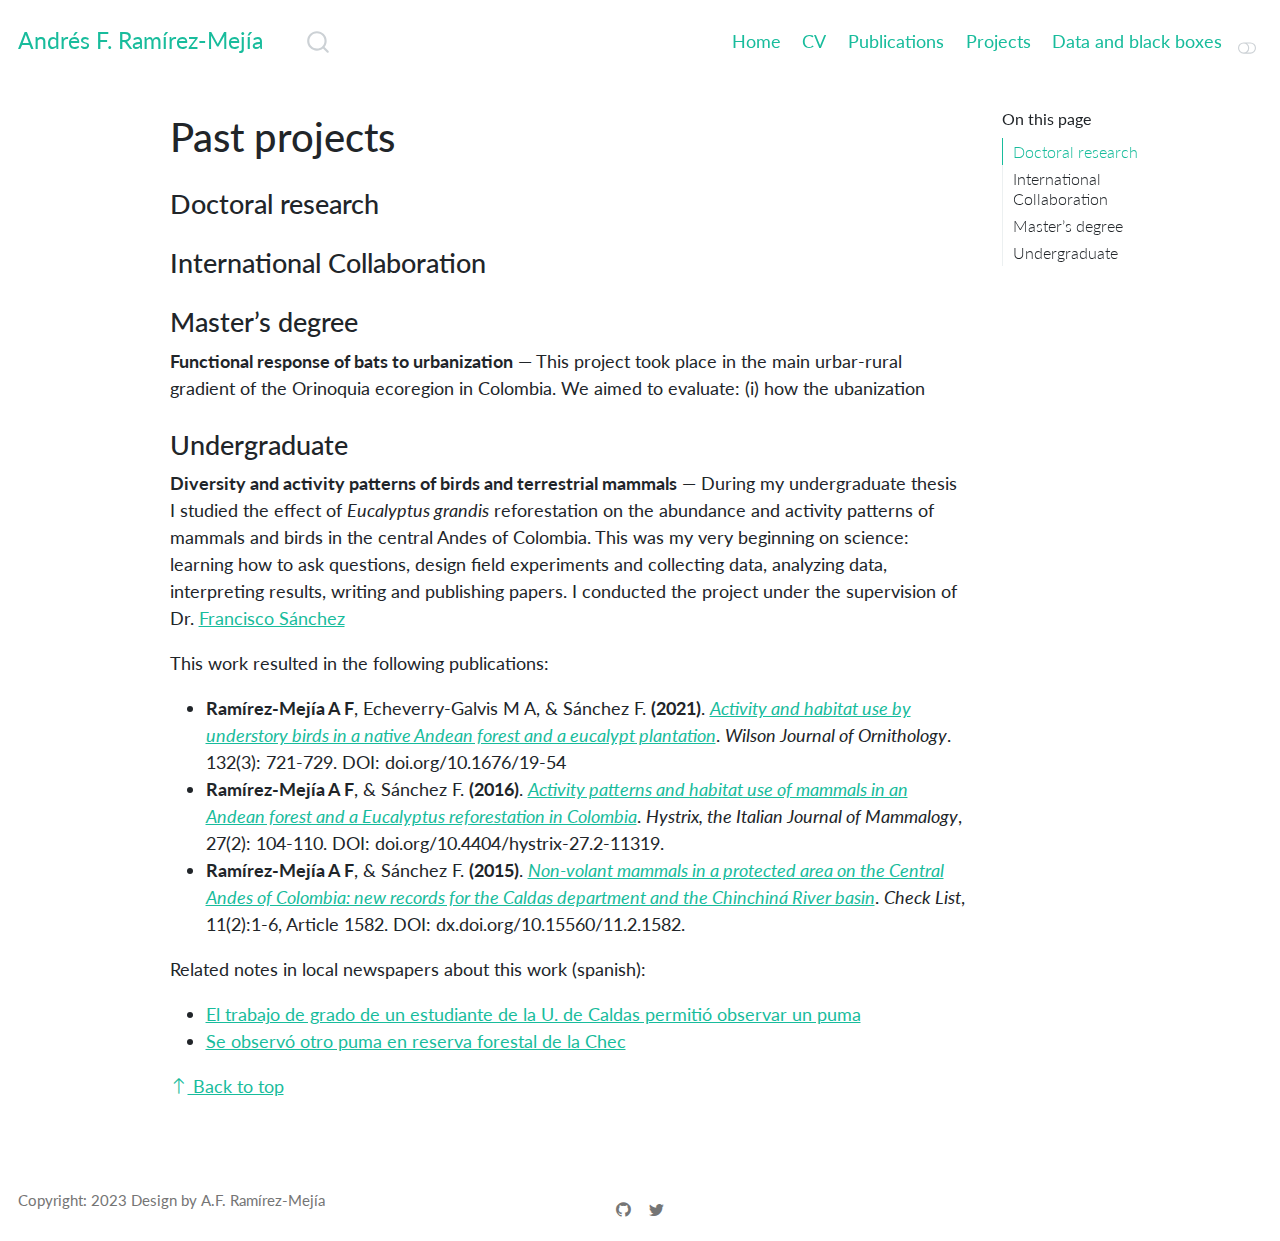
<file: docs/past_work.html>
<!DOCTYPE html>
<html xmlns="http://www.w3.org/1999/xhtml" lang="en" xml:lang="en"><head>

<meta charset="utf-8">
<meta name="generator" content="quarto-1.4.555">

<meta name="viewport" content="width=device-width, initial-scale=1.0, user-scalable=yes">


<title>Andrés F. Ramírez-Mejía - Past projects</title>
<style>
code{white-space: pre-wrap;}
span.smallcaps{font-variant: small-caps;}
div.columns{display: flex; gap: min(4vw, 1.5em);}
div.column{flex: auto; overflow-x: auto;}
div.hanging-indent{margin-left: 1.5em; text-indent: -1.5em;}
ul.task-list{list-style: none;}
ul.task-list li input[type="checkbox"] {
  width: 0.8em;
  margin: 0 0.8em 0.2em -1em; /* quarto-specific, see https://github.com/quarto-dev/quarto-cli/issues/4556 */ 
  vertical-align: middle;
}
</style>


<script src="site_libs/quarto-nav/quarto-nav.js"></script>
<script src="site_libs/quarto-nav/headroom.min.js"></script>
<script src="site_libs/clipboard/clipboard.min.js"></script>
<script src="site_libs/quarto-search/autocomplete.umd.js"></script>
<script src="site_libs/quarto-search/fuse.min.js"></script>
<script src="site_libs/quarto-search/quarto-search.js"></script>
<meta name="quarto:offset" content="./">
<script src="site_libs/quarto-html/quarto.js"></script>
<script src="site_libs/quarto-html/popper.min.js"></script>
<script src="site_libs/quarto-html/tippy.umd.min.js"></script>
<script src="site_libs/quarto-html/anchor.min.js"></script>
<link href="site_libs/quarto-html/tippy.css" rel="stylesheet">
<link href="site_libs/quarto-html/quarto-syntax-highlighting.css" rel="stylesheet" class="quarto-color-scheme" id="quarto-text-highlighting-styles">
<link href="site_libs/quarto-html/quarto-syntax-highlighting-dark.css" rel="prefetch" class="quarto-color-scheme quarto-color-alternate" id="quarto-text-highlighting-styles">
<script src="site_libs/bootstrap/bootstrap.min.js"></script>
<link href="site_libs/bootstrap/bootstrap-icons.css" rel="stylesheet">
<link href="site_libs/bootstrap/bootstrap.min.css" rel="stylesheet" class="quarto-color-scheme" id="quarto-bootstrap" data-mode="light">
<link href="site_libs/bootstrap/bootstrap-dark.min.css" rel="prefetch" class="quarto-color-scheme quarto-color-alternate" id="quarto-bootstrap" data-mode="dark">
<script id="quarto-search-options" type="application/json">{
  "location": "navbar",
  "copy-button": false,
  "collapse-after": 3,
  "panel-placement": "end",
  "type": "overlay",
  "limit": 50,
  "keyboard-shortcut": [
    "f",
    "/",
    "s"
  ],
  "show-item-context": false,
  "language": {
    "search-no-results-text": "No results",
    "search-matching-documents-text": "matching documents",
    "search-copy-link-title": "Copy link to search",
    "search-hide-matches-text": "Hide additional matches",
    "search-more-match-text": "more match in this document",
    "search-more-matches-text": "more matches in this document",
    "search-clear-button-title": "Clear",
    "search-text-placeholder": "",
    "search-detached-cancel-button-title": "Cancel",
    "search-submit-button-title": "Submit",
    "search-label": "Search"
  }
}</script>


<link rel="stylesheet" href="styles.css">
</head>

<body class="nav-fixed">

<div id="quarto-search-results"></div>
  <header id="quarto-header" class="headroom fixed-top">
    <nav class="navbar navbar-expand-lg " data-bs-theme="dark">
      <div class="navbar-container container-fluid">
      <div class="navbar-brand-container mx-auto">
    <a class="navbar-brand" href="./index.html">
    <span class="navbar-title">Andrés F. Ramírez-Mejía</span>
    </a>
  </div>
            <div id="quarto-search" class="" title="Search"></div>
          <button class="navbar-toggler" type="button" data-bs-toggle="collapse" data-bs-target="#navbarCollapse" aria-controls="navbarCollapse" aria-expanded="false" aria-label="Toggle navigation" onclick="if (window.quartoToggleHeadroom) { window.quartoToggleHeadroom(); }">
  <span class="navbar-toggler-icon"></span>
</button>
          <div class="collapse navbar-collapse" id="navbarCollapse">
            <ul class="navbar-nav navbar-nav-scroll ms-auto">
  <li class="nav-item">
    <a class="nav-link" href="./index.html"> 
<span class="menu-text">Home</span></a>
  </li>  
  <li class="nav-item">
    <a class="nav-link" href="./cv.html"> 
<span class="menu-text">CV</span></a>
  </li>  
  <li class="nav-item">
    <a class="nav-link" href="./list_publications.html"> 
<span class="menu-text">Publications</span></a>
  </li>  
  <li class="nav-item">
    <a class="nav-link" href="./current_work.html"> 
<span class="menu-text">Projects</span></a>
  </li>  
  <li class="nav-item">
    <a class="nav-link" href="./blog_stats.html"> 
<span class="menu-text">Data and black boxes</span></a>
  </li>  
</ul>
          </div> <!-- /navcollapse -->
          <div class="quarto-navbar-tools">
  <a href="" class="quarto-color-scheme-toggle quarto-navigation-tool  px-1" onclick="window.quartoToggleColorScheme(); return false;" title="Toggle dark mode"><i class="bi"></i></a>
</div>
      </div> <!-- /container-fluid -->
    </nav>
</header>
<!-- content -->
<div id="quarto-content" class="quarto-container page-columns page-rows-contents page-layout-article page-navbar">
<!-- sidebar -->
<!-- margin-sidebar -->
    <div id="quarto-margin-sidebar" class="sidebar margin-sidebar">
        <nav id="TOC" role="doc-toc" class="toc-active">
    <h2 id="toc-title">On this page</h2>
   
  <ul>
  <li><a href="#doctoral-research" id="toc-doctoral-research" class="nav-link active" data-scroll-target="#doctoral-research">Doctoral research</a></li>
  <li><a href="#international-collaboration" id="toc-international-collaboration" class="nav-link" data-scroll-target="#international-collaboration">International Collaboration</a></li>
  <li><a href="#masters-degree" id="toc-masters-degree" class="nav-link" data-scroll-target="#masters-degree">Master’s degree</a></li>
  <li><a href="#undergraduate" id="toc-undergraduate" class="nav-link" data-scroll-target="#undergraduate">Undergraduate</a></li>
  </ul>
</nav>
    </div>
<!-- main -->
<main class="content" id="quarto-document-content">

<header id="title-block-header" class="quarto-title-block default">
<div class="quarto-title">
<h1 class="title">Past projects</h1>
</div>



<div class="quarto-title-meta">

    
  
    
  </div>
  


</header>


<section id="doctoral-research" class="level3">
<h3 class="anchored" data-anchor-id="doctoral-research">Doctoral research</h3>
</section>
<section id="international-collaboration" class="level3">
<h3 class="anchored" data-anchor-id="international-collaboration">International Collaboration</h3>
</section>
<section id="masters-degree" class="level3">
<h3 class="anchored" data-anchor-id="masters-degree">Master’s degree</h3>
<p><strong>Functional response of bats to urbanization</strong> — This project took place in the main urbar-rural gradient of the Orinoquia ecoregion in Colombia. We aimed to evaluate: (i) how the ubanization</p>
</section>
<section id="undergraduate" class="level3">
<h3 class="anchored" data-anchor-id="undergraduate">Undergraduate</h3>
<p><strong>Diversity and activity patterns of birds and terrestrial mammals</strong> — During my undergraduate thesis I studied the effect of <em>Eucalyptus grandis</em> reforestation on the abundance and activity patterns of mammals and birds in the central Andes of Colombia. This was my very beginning on science: learning how to ask questions, design field experiments and collecting data, analyzing data, interpreting results, writing and publishing papers. I conducted the project under the supervision of Dr.&nbsp;<a href="https://scholar.google.com/citations?user=6MC0Yx8AAAAJ&amp;hl=es">Francisco Sánchez</a></p>
<p>This work resulted in the following publications:</p>
<ul>
<li><strong>Ramírez-Mejía A F</strong>, Echeverry-Galvis M A, &amp; Sánchez F. <strong>(2021)</strong>. <a href="https://doi.org/10.1676/19-54"><em>Activity and habitat use by understory birds in a native Andean forest and a eucalypt plantation</em></a>. <em>Wilson Journal of Ornithology</em>. 132(3): 721-729. DOI: doi.org/10.1676/19-54</li>
<li><strong>Ramírez-Mejía A F</strong>, &amp; Sánchez F. <strong>(2016)</strong>. <a href="http://doi.org/10.4404/hystrix-27.2-11319"><em>Activity patterns and habitat use of mammals in an Andean forest and a Eucalyptus reforestation in Colombia</em></a>. <em>Hystrix, the Italian Journal of Mammalogy</em>, 27(2): 104-110. DOI: doi.org/10.4404/hystrix-27.2-11319.</li>
<li><strong>Ramírez-Mejía A F</strong>, &amp; Sánchez F. <strong>(2015)</strong>. <a href="http://dx.doi.org/10.15560/11.2.1582"><em>Non-volant mammals in a protected area on the Central Andes of Colombia: new records for the Caldas department and the Chinchiná River basin</em></a>. <em>Check List</em>, 11(2):1-6, Article 1582. DOI: dx.doi.org/10.15560/11.2.1582.</li>
</ul>
<p>Related notes in local newspapers about this work (spanish):</p>
<ul>
<li><a href="https://archivo.lapatria.com/manizales/el-trabajo-de-grado-de-un-estudiante-de-la-u-de-caldas-permitio-observar-un-puma-43964">El trabajo de grado de un estudiante de la U. de Caldas permitió observar un puma</a><br>
</li>
<li><a href="https://archivo.lapatria.com/manizales/se-observo-otro-puma-en-reserva-forestal-de-la-chec-88246">Se observó otro puma en reserva forestal de la Chec</a></li>
</ul>


</section>

<a onclick="window.scrollTo(0, 0); return false;" role="button" id="quarto-back-to-top"><i class="bi bi-arrow-up"></i> Back to top</a></main> <!-- /main -->
<script id="quarto-html-after-body" type="application/javascript">
window.document.addEventListener("DOMContentLoaded", function (event) {
  const toggleBodyColorMode = (bsSheetEl) => {
    const mode = bsSheetEl.getAttribute("data-mode");
    const bodyEl = window.document.querySelector("body");
    if (mode === "dark") {
      bodyEl.classList.add("quarto-dark");
      bodyEl.classList.remove("quarto-light");
    } else {
      bodyEl.classList.add("quarto-light");
      bodyEl.classList.remove("quarto-dark");
    }
  }
  const toggleBodyColorPrimary = () => {
    const bsSheetEl = window.document.querySelector("link#quarto-bootstrap");
    if (bsSheetEl) {
      toggleBodyColorMode(bsSheetEl);
    }
  }
  toggleBodyColorPrimary();  
  const disableStylesheet = (stylesheets) => {
    for (let i=0; i < stylesheets.length; i++) {
      const stylesheet = stylesheets[i];
      stylesheet.rel = 'prefetch';
    }
  }
  const enableStylesheet = (stylesheets) => {
    for (let i=0; i < stylesheets.length; i++) {
      const stylesheet = stylesheets[i];
      stylesheet.rel = 'stylesheet';
    }
  }
  const manageTransitions = (selector, allowTransitions) => {
    const els = window.document.querySelectorAll(selector);
    for (let i=0; i < els.length; i++) {
      const el = els[i];
      if (allowTransitions) {
        el.classList.remove('notransition');
      } else {
        el.classList.add('notransition');
      }
    }
  }
  const toggleGiscusIfUsed = (isAlternate, darkModeDefault) => {
    const baseTheme = document.querySelector('#giscus-base-theme')?.value ?? 'light';
    const alternateTheme = document.querySelector('#giscus-alt-theme')?.value ?? 'dark';
    let newTheme = '';
    if(darkModeDefault) {
      newTheme = isAlternate ? baseTheme : alternateTheme;
    } else {
      newTheme = isAlternate ? alternateTheme : baseTheme;
    }
    const changeGiscusTheme = () => {
      // From: https://github.com/giscus/giscus/issues/336
      const sendMessage = (message) => {
        const iframe = document.querySelector('iframe.giscus-frame');
        if (!iframe) return;
        iframe.contentWindow.postMessage({ giscus: message }, 'https://giscus.app');
      }
      sendMessage({
        setConfig: {
          theme: newTheme
        }
      });
    }
    const isGiscussLoaded = window.document.querySelector('iframe.giscus-frame') !== null;
    if (isGiscussLoaded) {
      changeGiscusTheme();
    }
  }
  const toggleColorMode = (alternate) => {
    // Switch the stylesheets
    const alternateStylesheets = window.document.querySelectorAll('link.quarto-color-scheme.quarto-color-alternate');
    manageTransitions('#quarto-margin-sidebar .nav-link', false);
    if (alternate) {
      enableStylesheet(alternateStylesheets);
      for (const sheetNode of alternateStylesheets) {
        if (sheetNode.id === "quarto-bootstrap") {
          toggleBodyColorMode(sheetNode);
        }
      }
    } else {
      disableStylesheet(alternateStylesheets);
      toggleBodyColorPrimary();
    }
    manageTransitions('#quarto-margin-sidebar .nav-link', true);
    // Switch the toggles
    const toggles = window.document.querySelectorAll('.quarto-color-scheme-toggle');
    for (let i=0; i < toggles.length; i++) {
      const toggle = toggles[i];
      if (toggle) {
        if (alternate) {
          toggle.classList.add("alternate");     
        } else {
          toggle.classList.remove("alternate");
        }
      }
    }
    // Hack to workaround the fact that safari doesn't
    // properly recolor the scrollbar when toggling (#1455)
    if (navigator.userAgent.indexOf('Safari') > 0 && navigator.userAgent.indexOf('Chrome') == -1) {
      manageTransitions("body", false);
      window.scrollTo(0, 1);
      setTimeout(() => {
        window.scrollTo(0, 0);
        manageTransitions("body", true);
      }, 40);  
    }
  }
  const isFileUrl = () => { 
    return window.location.protocol === 'file:';
  }
  const hasAlternateSentinel = () => {  
    let styleSentinel = getColorSchemeSentinel();
    if (styleSentinel !== null) {
      return styleSentinel === "alternate";
    } else {
      return false;
    }
  }
  const setStyleSentinel = (alternate) => {
    const value = alternate ? "alternate" : "default";
    if (!isFileUrl()) {
      window.localStorage.setItem("quarto-color-scheme", value);
    } else {
      localAlternateSentinel = value;
    }
  }
  const getColorSchemeSentinel = () => {
    if (!isFileUrl()) {
      const storageValue = window.localStorage.getItem("quarto-color-scheme");
      return storageValue != null ? storageValue : localAlternateSentinel;
    } else {
      return localAlternateSentinel;
    }
  }
  const darkModeDefault = false;
  let localAlternateSentinel = darkModeDefault ? 'alternate' : 'default';
  // Dark / light mode switch
  window.quartoToggleColorScheme = () => {
    // Read the current dark / light value 
    let toAlternate = !hasAlternateSentinel();
    toggleColorMode(toAlternate);
    setStyleSentinel(toAlternate);
    toggleGiscusIfUsed(toAlternate, darkModeDefault);
  };
  // Ensure there is a toggle, if there isn't float one in the top right
  if (window.document.querySelector('.quarto-color-scheme-toggle') === null) {
    const a = window.document.createElement('a');
    a.classList.add('top-right');
    a.classList.add('quarto-color-scheme-toggle');
    a.href = "";
    a.onclick = function() { try { window.quartoToggleColorScheme(); } catch {} return false; };
    const i = window.document.createElement("i");
    i.classList.add('bi');
    a.appendChild(i);
    window.document.body.appendChild(a);
  }
  // Switch to dark mode if need be
  if (hasAlternateSentinel()) {
    toggleColorMode(true);
  } else {
    toggleColorMode(false);
  }
  const icon = "";
  const anchorJS = new window.AnchorJS();
  anchorJS.options = {
    placement: 'right',
    icon: icon
  };
  anchorJS.add('.anchored');
  const isCodeAnnotation = (el) => {
    for (const clz of el.classList) {
      if (clz.startsWith('code-annotation-')) {                     
        return true;
      }
    }
    return false;
  }
  const clipboard = new window.ClipboardJS('.code-copy-button', {
    text: function(trigger) {
      const codeEl = trigger.previousElementSibling.cloneNode(true);
      for (const childEl of codeEl.children) {
        if (isCodeAnnotation(childEl)) {
          childEl.remove();
        }
      }
      return codeEl.innerText;
    }
  });
  clipboard.on('success', function(e) {
    // button target
    const button = e.trigger;
    // don't keep focus
    button.blur();
    // flash "checked"
    button.classList.add('code-copy-button-checked');
    var currentTitle = button.getAttribute("title");
    button.setAttribute("title", "Copied!");
    let tooltip;
    if (window.bootstrap) {
      button.setAttribute("data-bs-toggle", "tooltip");
      button.setAttribute("data-bs-placement", "left");
      button.setAttribute("data-bs-title", "Copied!");
      tooltip = new bootstrap.Tooltip(button, 
        { trigger: "manual", 
          customClass: "code-copy-button-tooltip",
          offset: [0, -8]});
      tooltip.show();    
    }
    setTimeout(function() {
      if (tooltip) {
        tooltip.hide();
        button.removeAttribute("data-bs-title");
        button.removeAttribute("data-bs-toggle");
        button.removeAttribute("data-bs-placement");
      }
      button.setAttribute("title", currentTitle);
      button.classList.remove('code-copy-button-checked');
    }, 1000);
    // clear code selection
    e.clearSelection();
  });
    var localhostRegex = new RegExp(/^(?:http|https):\/\/localhost\:?[0-9]*\//);
    var mailtoRegex = new RegExp(/^mailto:/);
      var filterRegex = new RegExp('/' + window.location.host + '/');
    var isInternal = (href) => {
        return filterRegex.test(href) || localhostRegex.test(href) || mailtoRegex.test(href);
    }
    // Inspect non-navigation links and adorn them if external
 	var links = window.document.querySelectorAll('a[href]:not(.nav-link):not(.navbar-brand):not(.toc-action):not(.sidebar-link):not(.sidebar-item-toggle):not(.pagination-link):not(.no-external):not([aria-hidden]):not(.dropdown-item):not(.quarto-navigation-tool)');
    for (var i=0; i<links.length; i++) {
      const link = links[i];
      if (!isInternal(link.href)) {
        // undo the damage that might have been done by quarto-nav.js in the case of
        // links that we want to consider external
        if (link.dataset.originalHref !== undefined) {
          link.href = link.dataset.originalHref;
        }
      }
    }
  function tippyHover(el, contentFn, onTriggerFn, onUntriggerFn) {
    const config = {
      allowHTML: true,
      maxWidth: 500,
      delay: 100,
      arrow: false,
      appendTo: function(el) {
          return el.parentElement;
      },
      interactive: true,
      interactiveBorder: 10,
      theme: 'quarto',
      placement: 'bottom-start',
    };
    if (contentFn) {
      config.content = contentFn;
    }
    if (onTriggerFn) {
      config.onTrigger = onTriggerFn;
    }
    if (onUntriggerFn) {
      config.onUntrigger = onUntriggerFn;
    }
    window.tippy(el, config); 
  }
  const noterefs = window.document.querySelectorAll('a[role="doc-noteref"]');
  for (var i=0; i<noterefs.length; i++) {
    const ref = noterefs[i];
    tippyHover(ref, function() {
      // use id or data attribute instead here
      let href = ref.getAttribute('data-footnote-href') || ref.getAttribute('href');
      try { href = new URL(href).hash; } catch {}
      const id = href.replace(/^#\/?/, "");
      const note = window.document.getElementById(id);
      if (note) {
        return note.innerHTML;
      } else {
        return "";
      }
    });
  }
  const xrefs = window.document.querySelectorAll('a.quarto-xref');
  const processXRef = (id, note) => {
    // Strip column container classes
    const stripColumnClz = (el) => {
      el.classList.remove("page-full", "page-columns");
      if (el.children) {
        for (const child of el.children) {
          stripColumnClz(child);
        }
      }
    }
    stripColumnClz(note)
    if (id === null || id.startsWith('sec-')) {
      // Special case sections, only their first couple elements
      const container = document.createElement("div");
      if (note.children && note.children.length > 2) {
        container.appendChild(note.children[0].cloneNode(true));
        for (let i = 1; i < note.children.length; i++) {
          const child = note.children[i];
          if (child.tagName === "P" && child.innerText === "") {
            continue;
          } else {
            container.appendChild(child.cloneNode(true));
            break;
          }
        }
        if (window.Quarto?.typesetMath) {
          window.Quarto.typesetMath(container);
        }
        return container.innerHTML
      } else {
        if (window.Quarto?.typesetMath) {
          window.Quarto.typesetMath(note);
        }
        return note.innerHTML;
      }
    } else {
      // Remove any anchor links if they are present
      const anchorLink = note.querySelector('a.anchorjs-link');
      if (anchorLink) {
        anchorLink.remove();
      }
      if (window.Quarto?.typesetMath) {
        window.Quarto.typesetMath(note);
      }
      // TODO in 1.5, we should make sure this works without a callout special case
      if (note.classList.contains("callout")) {
        return note.outerHTML;
      } else {
        return note.innerHTML;
      }
    }
  }
  for (var i=0; i<xrefs.length; i++) {
    const xref = xrefs[i];
    tippyHover(xref, undefined, function(instance) {
      instance.disable();
      let url = xref.getAttribute('href');
      let hash = undefined; 
      if (url.startsWith('#')) {
        hash = url;
      } else {
        try { hash = new URL(url).hash; } catch {}
      }
      if (hash) {
        const id = hash.replace(/^#\/?/, "");
        const note = window.document.getElementById(id);
        if (note !== null) {
          try {
            const html = processXRef(id, note.cloneNode(true));
            instance.setContent(html);
          } finally {
            instance.enable();
            instance.show();
          }
        } else {
          // See if we can fetch this
          fetch(url.split('#')[0])
          .then(res => res.text())
          .then(html => {
            const parser = new DOMParser();
            const htmlDoc = parser.parseFromString(html, "text/html");
            const note = htmlDoc.getElementById(id);
            if (note !== null) {
              const html = processXRef(id, note);
              instance.setContent(html);
            } 
          }).finally(() => {
            instance.enable();
            instance.show();
          });
        }
      } else {
        // See if we can fetch a full url (with no hash to target)
        // This is a special case and we should probably do some content thinning / targeting
        fetch(url)
        .then(res => res.text())
        .then(html => {
          const parser = new DOMParser();
          const htmlDoc = parser.parseFromString(html, "text/html");
          const note = htmlDoc.querySelector('main.content');
          if (note !== null) {
            // This should only happen for chapter cross references
            // (since there is no id in the URL)
            // remove the first header
            if (note.children.length > 0 && note.children[0].tagName === "HEADER") {
              note.children[0].remove();
            }
            const html = processXRef(null, note);
            instance.setContent(html);
          } 
        }).finally(() => {
          instance.enable();
          instance.show();
        });
      }
    }, function(instance) {
    });
  }
      let selectedAnnoteEl;
      const selectorForAnnotation = ( cell, annotation) => {
        let cellAttr = 'data-code-cell="' + cell + '"';
        let lineAttr = 'data-code-annotation="' +  annotation + '"';
        const selector = 'span[' + cellAttr + '][' + lineAttr + ']';
        return selector;
      }
      const selectCodeLines = (annoteEl) => {
        const doc = window.document;
        const targetCell = annoteEl.getAttribute("data-target-cell");
        const targetAnnotation = annoteEl.getAttribute("data-target-annotation");
        const annoteSpan = window.document.querySelector(selectorForAnnotation(targetCell, targetAnnotation));
        const lines = annoteSpan.getAttribute("data-code-lines").split(",");
        const lineIds = lines.map((line) => {
          return targetCell + "-" + line;
        })
        let top = null;
        let height = null;
        let parent = null;
        if (lineIds.length > 0) {
            //compute the position of the single el (top and bottom and make a div)
            const el = window.document.getElementById(lineIds[0]);
            top = el.offsetTop;
            height = el.offsetHeight;
            parent = el.parentElement.parentElement;
          if (lineIds.length > 1) {
            const lastEl = window.document.getElementById(lineIds[lineIds.length - 1]);
            const bottom = lastEl.offsetTop + lastEl.offsetHeight;
            height = bottom - top;
          }
          if (top !== null && height !== null && parent !== null) {
            // cook up a div (if necessary) and position it 
            let div = window.document.getElementById("code-annotation-line-highlight");
            if (div === null) {
              div = window.document.createElement("div");
              div.setAttribute("id", "code-annotation-line-highlight");
              div.style.position = 'absolute';
              parent.appendChild(div);
            }
            div.style.top = top - 2 + "px";
            div.style.height = height + 4 + "px";
            div.style.left = 0;
            let gutterDiv = window.document.getElementById("code-annotation-line-highlight-gutter");
            if (gutterDiv === null) {
              gutterDiv = window.document.createElement("div");
              gutterDiv.setAttribute("id", "code-annotation-line-highlight-gutter");
              gutterDiv.style.position = 'absolute';
              const codeCell = window.document.getElementById(targetCell);
              const gutter = codeCell.querySelector('.code-annotation-gutter');
              gutter.appendChild(gutterDiv);
            }
            gutterDiv.style.top = top - 2 + "px";
            gutterDiv.style.height = height + 4 + "px";
          }
          selectedAnnoteEl = annoteEl;
        }
      };
      const unselectCodeLines = () => {
        const elementsIds = ["code-annotation-line-highlight", "code-annotation-line-highlight-gutter"];
        elementsIds.forEach((elId) => {
          const div = window.document.getElementById(elId);
          if (div) {
            div.remove();
          }
        });
        selectedAnnoteEl = undefined;
      };
        // Handle positioning of the toggle
    window.addEventListener(
      "resize",
      throttle(() => {
        elRect = undefined;
        if (selectedAnnoteEl) {
          selectCodeLines(selectedAnnoteEl);
        }
      }, 10)
    );
    function throttle(fn, ms) {
    let throttle = false;
    let timer;
      return (...args) => {
        if(!throttle) { // first call gets through
            fn.apply(this, args);
            throttle = true;
        } else { // all the others get throttled
            if(timer) clearTimeout(timer); // cancel #2
            timer = setTimeout(() => {
              fn.apply(this, args);
              timer = throttle = false;
            }, ms);
        }
      };
    }
      // Attach click handler to the DT
      const annoteDls = window.document.querySelectorAll('dt[data-target-cell]');
      for (const annoteDlNode of annoteDls) {
        annoteDlNode.addEventListener('click', (event) => {
          const clickedEl = event.target;
          if (clickedEl !== selectedAnnoteEl) {
            unselectCodeLines();
            const activeEl = window.document.querySelector('dt[data-target-cell].code-annotation-active');
            if (activeEl) {
              activeEl.classList.remove('code-annotation-active');
            }
            selectCodeLines(clickedEl);
            clickedEl.classList.add('code-annotation-active');
          } else {
            // Unselect the line
            unselectCodeLines();
            clickedEl.classList.remove('code-annotation-active');
          }
        });
      }
  const findCites = (el) => {
    const parentEl = el.parentElement;
    if (parentEl) {
      const cites = parentEl.dataset.cites;
      if (cites) {
        return {
          el,
          cites: cites.split(' ')
        };
      } else {
        return findCites(el.parentElement)
      }
    } else {
      return undefined;
    }
  };
  var bibliorefs = window.document.querySelectorAll('a[role="doc-biblioref"]');
  for (var i=0; i<bibliorefs.length; i++) {
    const ref = bibliorefs[i];
    const citeInfo = findCites(ref);
    if (citeInfo) {
      tippyHover(citeInfo.el, function() {
        var popup = window.document.createElement('div');
        citeInfo.cites.forEach(function(cite) {
          var citeDiv = window.document.createElement('div');
          citeDiv.classList.add('hanging-indent');
          citeDiv.classList.add('csl-entry');
          var biblioDiv = window.document.getElementById('ref-' + cite);
          if (biblioDiv) {
            citeDiv.innerHTML = biblioDiv.innerHTML;
          }
          popup.appendChild(citeDiv);
        });
        return popup.innerHTML;
      });
    }
  }
});
</script>
</div> <!-- /content -->
<footer class="footer">
  <div class="nav-footer">
    <div class="nav-footer-left">
<p>Copyright: 2023 Design by A.F. Ramírez-Mejía</p>
</div>   
    <div class="nav-footer-center">
      <ul class="footer-items list-unstyled">
    <li class="nav-item compact">
    <a class="nav-link" href="https://github.com/">
      <i class="bi bi-github" role="img">
</i> 
    </a>
  </li>  
    <li class="nav-item compact">
    <a class="nav-link" href="https://twitter.com/">
      <i class="bi bi-twitter" role="img">
</i> 
    </a>
  </li>  
</ul>
    </div>
    <div class="nav-footer-right">
      &nbsp;
    </div>
  </div>
</footer>




</body></html>
</file>
<file: site_libs/quarto-html/tippy.css>
.tippy-box[data-animation=fade][data-state=hidden]{opacity:0}[data-tippy-root]{max-width:calc(100vw - 10px)}.tippy-box{position:relative;background-color:#333;color:#fff;border-radius:4px;font-size:14px;line-height:1.4;white-space:normal;outline:0;transition-property:transform,visibility,opacity}.tippy-box[data-placement^=top]>.tippy-arrow{bottom:0}.tippy-box[data-placement^=top]>.tippy-arrow:before{bottom:-7px;left:0;border-width:8px 8px 0;border-top-color:initial;transform-origin:center top}.tippy-box[data-placement^=bottom]>.tippy-arrow{top:0}.tippy-box[data-placement^=bottom]>.tippy-arrow:before{top:-7px;left:0;border-width:0 8px 8px;border-bottom-color:initial;transform-origin:center bottom}.tippy-box[data-placement^=left]>.tippy-arrow{right:0}.tippy-box[data-placement^=left]>.tippy-arrow:before{border-width:8px 0 8px 8px;border-left-color:initial;right:-7px;transform-origin:center left}.tippy-box[data-placement^=right]>.tippy-arrow{left:0}.tippy-box[data-placement^=right]>.tippy-arrow:before{left:-7px;border-width:8px 8px 8px 0;border-right-color:initial;transform-origin:center right}.tippy-box[data-inertia][data-state=visible]{transition-timing-function:cubic-bezier(.54,1.5,.38,1.11)}.tippy-arrow{width:16px;height:16px;color:#333}.tippy-arrow:before{content:"";position:absolute;border-color:transparent;border-style:solid}.tippy-content{position:relative;padding:5px 9px;z-index:1}
</file>
<file: site_libs/quarto-html/quarto-syntax-highlighting.css>
/* quarto syntax highlight colors */
:root {
  --quarto-hl-ot-color: #003B4F;
  --quarto-hl-at-color: #657422;
  --quarto-hl-ss-color: #20794D;
  --quarto-hl-an-color: #5E5E5E;
  --quarto-hl-fu-color: #4758AB;
  --quarto-hl-st-color: #20794D;
  --quarto-hl-cf-color: #003B4F;
  --quarto-hl-op-color: #5E5E5E;
  --quarto-hl-er-color: #AD0000;
  --quarto-hl-bn-color: #AD0000;
  --quarto-hl-al-color: #AD0000;
  --quarto-hl-va-color: #111111;
  --quarto-hl-bu-color: inherit;
  --quarto-hl-ex-color: inherit;
  --quarto-hl-pp-color: #AD0000;
  --quarto-hl-in-color: #5E5E5E;
  --quarto-hl-vs-color: #20794D;
  --quarto-hl-wa-color: #5E5E5E;
  --quarto-hl-do-color: #5E5E5E;
  --quarto-hl-im-color: #00769E;
  --quarto-hl-ch-color: #20794D;
  --quarto-hl-dt-color: #AD0000;
  --quarto-hl-fl-color: #AD0000;
  --quarto-hl-co-color: #5E5E5E;
  --quarto-hl-cv-color: #5E5E5E;
  --quarto-hl-cn-color: #8f5902;
  --quarto-hl-sc-color: #5E5E5E;
  --quarto-hl-dv-color: #AD0000;
  --quarto-hl-kw-color: #003B4F;
}

/* other quarto variables */
:root {
  --quarto-font-monospace: SFMono-Regular, Menlo, Monaco, Consolas, "Liberation Mono", "Courier New", monospace;
}

pre > code.sourceCode > span {
  color: #003B4F;
}

code span {
  color: #003B4F;
}

code.sourceCode > span {
  color: #003B4F;
}

div.sourceCode,
div.sourceCode pre.sourceCode {
  color: #003B4F;
}

code span.ot {
  color: #003B4F;
}

code span.at {
  color: #657422;
}

code span.ss {
  color: #20794D;
}

code span.an {
  color: #5E5E5E;
}

code span.fu {
  color: #4758AB;
}

code span.st {
  color: #20794D;
}

code span.cf {
  color: #003B4F;
}

code span.op {
  color: #5E5E5E;
}

code span.er {
  color: #AD0000;
}

code span.bn {
  color: #AD0000;
}

code span.al {
  color: #AD0000;
}

code span.va {
  color: #111111;
}

code span.pp {
  color: #AD0000;
}

code span.in {
  color: #5E5E5E;
}

code span.vs {
  color: #20794D;
}

code span.wa {
  color: #5E5E5E;
  font-style: italic;
}

code span.do {
  color: #5E5E5E;
  font-style: italic;
}

code span.im {
  color: #00769E;
}

code span.ch {
  color: #20794D;
}

code span.dt {
  color: #AD0000;
}

code span.fl {
  color: #AD0000;
}

code span.co {
  color: #5E5E5E;
}

code span.cv {
  color: #5E5E5E;
  font-style: italic;
}

code span.cn {
  color: #8f5902;
}

code span.sc {
  color: #5E5E5E;
}

code span.dv {
  color: #AD0000;
}

code span.kw {
  color: #003B4F;
}

.prevent-inlining {
  content: "</";
}

/*# sourceMappingURL=debc5d5d77c3f9108843748ff7464032.css.map */
</file>
<file: styles.css>
/* css styles */
</file>
<file: docs/site_libs/quarto-html/tippy.css>
.tippy-box[data-animation=fade][data-state=hidden]{opacity:0}[data-tippy-root]{max-width:calc(100vw - 10px)}.tippy-box{position:relative;background-color:#333;color:#fff;border-radius:4px;font-size:14px;line-height:1.4;white-space:normal;outline:0;transition-property:transform,visibility,opacity}.tippy-box[data-placement^=top]>.tippy-arrow{bottom:0}.tippy-box[data-placement^=top]>.tippy-arrow:before{bottom:-7px;left:0;border-width:8px 8px 0;border-top-color:initial;transform-origin:center top}.tippy-box[data-placement^=bottom]>.tippy-arrow{top:0}.tippy-box[data-placement^=bottom]>.tippy-arrow:before{top:-7px;left:0;border-width:0 8px 8px;border-bottom-color:initial;transform-origin:center bottom}.tippy-box[data-placement^=left]>.tippy-arrow{right:0}.tippy-box[data-placement^=left]>.tippy-arrow:before{border-width:8px 0 8px 8px;border-left-color:initial;right:-7px;transform-origin:center left}.tippy-box[data-placement^=right]>.tippy-arrow{left:0}.tippy-box[data-placement^=right]>.tippy-arrow:before{left:-7px;border-width:8px 8px 8px 0;border-right-color:initial;transform-origin:center right}.tippy-box[data-inertia][data-state=visible]{transition-timing-function:cubic-bezier(.54,1.5,.38,1.11)}.tippy-arrow{width:16px;height:16px;color:#333}.tippy-arrow:before{content:"";position:absolute;border-color:transparent;border-style:solid}.tippy-content{position:relative;padding:5px 9px;z-index:1}
</file>
<file: docs/site_libs/quarto-html/quarto-syntax-highlighting.css>
/* quarto syntax highlight colors */
:root {
  --quarto-hl-ot-color: #003B4F;
  --quarto-hl-at-color: #657422;
  --quarto-hl-ss-color: #20794D;
  --quarto-hl-an-color: #5E5E5E;
  --quarto-hl-fu-color: #4758AB;
  --quarto-hl-st-color: #20794D;
  --quarto-hl-cf-color: #003B4F;
  --quarto-hl-op-color: #5E5E5E;
  --quarto-hl-er-color: #AD0000;
  --quarto-hl-bn-color: #AD0000;
  --quarto-hl-al-color: #AD0000;
  --quarto-hl-va-color: #111111;
  --quarto-hl-bu-color: inherit;
  --quarto-hl-ex-color: inherit;
  --quarto-hl-pp-color: #AD0000;
  --quarto-hl-in-color: #5E5E5E;
  --quarto-hl-vs-color: #20794D;
  --quarto-hl-wa-color: #5E5E5E;
  --quarto-hl-do-color: #5E5E5E;
  --quarto-hl-im-color: #00769E;
  --quarto-hl-ch-color: #20794D;
  --quarto-hl-dt-color: #AD0000;
  --quarto-hl-fl-color: #AD0000;
  --quarto-hl-co-color: #5E5E5E;
  --quarto-hl-cv-color: #5E5E5E;
  --quarto-hl-cn-color: #8f5902;
  --quarto-hl-sc-color: #5E5E5E;
  --quarto-hl-dv-color: #AD0000;
  --quarto-hl-kw-color: #003B4F;
}

/* other quarto variables */
:root {
  --quarto-font-monospace: SFMono-Regular, Menlo, Monaco, Consolas, "Liberation Mono", "Courier New", monospace;
}

pre > code.sourceCode > span {
  color: #003B4F;
}

code span {
  color: #003B4F;
}

code.sourceCode > span {
  color: #003B4F;
}

div.sourceCode,
div.sourceCode pre.sourceCode {
  color: #003B4F;
}

code span.ot {
  color: #003B4F;
}

code span.at {
  color: #657422;
}

code span.ss {
  color: #20794D;
}

code span.an {
  color: #5E5E5E;
}

code span.fu {
  color: #4758AB;
}

code span.st {
  color: #20794D;
}

code span.cf {
  color: #003B4F;
}

code span.op {
  color: #5E5E5E;
}

code span.er {
  color: #AD0000;
}

code span.bn {
  color: #AD0000;
}

code span.al {
  color: #AD0000;
}

code span.va {
  color: #111111;
}

code span.pp {
  color: #AD0000;
}

code span.in {
  color: #5E5E5E;
}

code span.vs {
  color: #20794D;
}

code span.wa {
  color: #5E5E5E;
  font-style: italic;
}

code span.do {
  color: #5E5E5E;
  font-style: italic;
}

code span.im {
  color: #00769E;
}

code span.ch {
  color: #20794D;
}

code span.dt {
  color: #AD0000;
}

code span.fl {
  color: #AD0000;
}

code span.co {
  color: #5E5E5E;
}

code span.cv {
  color: #5E5E5E;
  font-style: italic;
}

code span.cn {
  color: #8f5902;
}

code span.sc {
  color: #5E5E5E;
}

code span.dv {
  color: #AD0000;
}

code span.kw {
  color: #003B4F;
}

.prevent-inlining {
  content: "</";
}

/*# sourceMappingURL=debc5d5d77c3f9108843748ff7464032.css.map */
</file>
<file: docs/styles.css>
/* css styles */
</file>
<file: docs/site_libs/quarto-html/quarto-syntax-highlighting-dark.css>
/* quarto syntax highlight colors */
:root {
  --quarto-hl-al-color: #f07178;
  --quarto-hl-an-color: #d4d0ab;
  --quarto-hl-at-color: #00e0e0;
  --quarto-hl-bn-color: #d4d0ab;
  --quarto-hl-bu-color: #abe338;
  --quarto-hl-ch-color: #abe338;
  --quarto-hl-co-color: #f8f8f2;
  --quarto-hl-cv-color: #ffd700;
  --quarto-hl-cn-color: #ffd700;
  --quarto-hl-cf-color: #ffa07a;
  --quarto-hl-dt-color: #ffa07a;
  --quarto-hl-dv-color: #d4d0ab;
  --quarto-hl-do-color: #f8f8f2;
  --quarto-hl-er-color: #f07178;
  --quarto-hl-ex-color: #00e0e0;
  --quarto-hl-fl-color: #d4d0ab;
  --quarto-hl-fu-color: #ffa07a;
  --quarto-hl-im-color: #abe338;
  --quarto-hl-in-color: #d4d0ab;
  --quarto-hl-kw-color: #ffa07a;
  --quarto-hl-op-color: #ffa07a;
  --quarto-hl-ot-color: #00e0e0;
  --quarto-hl-pp-color: #dcc6e0;
  --quarto-hl-re-color: #00e0e0;
  --quarto-hl-sc-color: #abe338;
  --quarto-hl-ss-color: #abe338;
  --quarto-hl-st-color: #abe338;
  --quarto-hl-va-color: #00e0e0;
  --quarto-hl-vs-color: #abe338;
  --quarto-hl-wa-color: #dcc6e0;
}

/* other quarto variables */
:root {
  --quarto-font-monospace: SFMono-Regular, Menlo, Monaco, Consolas, "Liberation Mono", "Courier New", monospace;
}

code span.al {
  background-color: #2a0f15;
  font-weight: bold;
  color: #f07178;
}

code span.an {
  color: #d4d0ab;
}

code span.at {
  color: #00e0e0;
}

code span.bn {
  color: #d4d0ab;
}

code span.bu {
  color: #abe338;
}

code span.ch {
  color: #abe338;
}

code span.co {
  font-style: italic;
  color: #f8f8f2;
}

code span.cv {
  color: #ffd700;
}

code span.cn {
  color: #ffd700;
}

code span.cf {
  font-weight: bold;
  color: #ffa07a;
}

code span.dt {
  color: #ffa07a;
}

code span.dv {
  color: #d4d0ab;
}

code span.do {
  color: #f8f8f2;
}

code span.er {
  color: #f07178;
  text-decoration: underline;
}

code span.ex {
  font-weight: bold;
  color: #00e0e0;
}

code span.fl {
  color: #d4d0ab;
}

code span.fu {
  color: #ffa07a;
}

code span.im {
  color: #abe338;
}

code span.in {
  color: #d4d0ab;
}

code span.kw {
  font-weight: bold;
  color: #ffa07a;
}

pre > code.sourceCode > span {
  color: #f8f8f2;
}

code span {
  color: #f8f8f2;
}

code.sourceCode > span {
  color: #f8f8f2;
}

div.sourceCode,
div.sourceCode pre.sourceCode {
  color: #f8f8f2;
}

code span.op {
  color: #ffa07a;
}

code span.ot {
  color: #00e0e0;
}

code span.pp {
  color: #dcc6e0;
}

code span.re {
  background-color: #f8f8f2;
  color: #00e0e0;
}

code span.sc {
  color: #abe338;
}

code span.ss {
  color: #abe338;
}

code span.st {
  color: #abe338;
}

code span.va {
  color: #00e0e0;
}

code span.vs {
  color: #abe338;
}

code span.wa {
  color: #dcc6e0;
}

.prevent-inlining {
  content: "</";
}

/*# sourceMappingURL=935a306eefa94366c21e1a970dddb765.css.map */
</file>
<file: docs/site_libs/lightable-0.0.1/lightable.css>
/*!
 * lightable v0.0.1
 * Copyright 2020 Hao Zhu
 * Licensed under MIT (https://github.com/haozhu233/kableExtra/blob/master/LICENSE)
 */

.lightable-minimal {
  border-collapse: separate;
  border-spacing: 16px 1px;
  width: 100%;
  margin-bottom: 10px;
}

.lightable-minimal td {
  margin-left: 5px;
  margin-right: 5px;
}

.lightable-minimal th {
  margin-left: 5px;
  margin-right: 5px;
}

.lightable-minimal thead tr:last-child th {
  border-bottom: 2px solid #00000050;
  empty-cells: hide;

}

.lightable-minimal tbody tr:first-child td {
  padding-top: 0.5em;
}

.lightable-minimal.lightable-hover tbody tr:hover {
  background-color: #f5f5f5;
}

.lightable-minimal.lightable-striped tbody tr:nth-child(even) {
  background-color: #f5f5f5;
}

.lightable-classic {
  border-top: 0.16em solid #111111;
  border-bottom: 0.16em solid #111111;
  width: 100%;
  margin-bottom: 10px;
  margin: 10px 5px;
}

.lightable-classic tfoot tr td {
  border: 0;
}

.lightable-classic tfoot tr:first-child td {
  border-top: 0.14em solid #111111;
}

.lightable-classic caption {
  color: #222222;
}

.lightable-classic td {
  padding-left: 5px;
  padding-right: 5px;
  color: #222222;
}

.lightable-classic th {
  padding-left: 5px;
  padding-right: 5px;
  font-weight: normal;
  color: #222222;
}

.lightable-classic thead tr:last-child th {
  border-bottom: 0.10em solid #111111;
}

.lightable-classic.lightable-hover tbody tr:hover {
  background-color: #F9EEC1;
}

.lightable-classic.lightable-striped tbody tr:nth-child(even) {
  background-color: #f5f5f5;
}

.lightable-classic-2 {
  border-top: 3px double #111111;
  border-bottom: 3px double #111111;
  width: 100%;
  margin-bottom: 10px;
}

.lightable-classic-2 tfoot tr td {
  border: 0;
}

.lightable-classic-2 tfoot tr:first-child td {
  border-top: 3px double #111111;
}

.lightable-classic-2 caption {
  color: #222222;
}

.lightable-classic-2 td {
  padding-left: 5px;
  padding-right: 5px;
  color: #222222;
}

.lightable-classic-2 th {
  padding-left: 5px;
  padding-right: 5px;
  font-weight: normal;
  color: #222222;
}

.lightable-classic-2 tbody tr:last-child td {
  border-bottom: 3px double #111111;
}

.lightable-classic-2 thead tr:last-child th {
  border-bottom: 1px solid #111111;
}

.lightable-classic-2.lightable-hover tbody tr:hover {
  background-color: #F9EEC1;
}

.lightable-classic-2.lightable-striped tbody tr:nth-child(even) {
  background-color: #f5f5f5;
}

.lightable-material {
  min-width: 100%;
  white-space: nowrap;
  table-layout: fixed;
  font-family: Roboto, sans-serif;
  border: 1px solid #EEE;
  border-collapse: collapse;
  margin-bottom: 10px;
}

.lightable-material tfoot tr td {
  border: 0;
}

.lightable-material tfoot tr:first-child td {
  border-top: 1px solid #EEE;
}

.lightable-material th {
  height: 56px;
  padding-left: 16px;
  padding-right: 16px;
}

.lightable-material td {
  height: 52px;
  padding-left: 16px;
  padding-right: 16px;
  border-top: 1px solid #eeeeee;
}

.lightable-material.lightable-hover tbody tr:hover {
  background-color: #f5f5f5;
}

.lightable-material.lightable-striped tbody tr:nth-child(even) {
  background-color: #f5f5f5;
}

.lightable-material.lightable-striped tbody td {
  border: 0;
}

.lightable-material.lightable-striped thead tr:last-child th {
  border-bottom: 1px solid #ddd;
}

.lightable-material-dark {
  min-width: 100%;
  white-space: nowrap;
  table-layout: fixed;
  font-family: Roboto, sans-serif;
  border: 1px solid #FFFFFF12;
  border-collapse: collapse;
  margin-bottom: 10px;
  background-color: #363640;
}

.lightable-material-dark tfoot tr td {
  border: 0;
}

.lightable-material-dark tfoot tr:first-child td {
  border-top: 1px solid #FFFFFF12;
}

.lightable-material-dark th {
  height: 56px;
  padding-left: 16px;
  padding-right: 16px;
  color: #FFFFFF60;
}

.lightable-material-dark td {
  height: 52px;
  padding-left: 16px;
  padding-right: 16px;
  color: #FFFFFF;
  border-top: 1px solid #FFFFFF12;
}

.lightable-material-dark.lightable-hover tbody tr:hover {
  background-color: #FFFFFF12;
}

.lightable-material-dark.lightable-striped tbody tr:nth-child(even) {
  background-color: #FFFFFF12;
}

.lightable-material-dark.lightable-striped tbody td {
  border: 0;
}

.lightable-material-dark.lightable-striped thead tr:last-child th {
  border-bottom: 1px solid #FFFFFF12;
}

.lightable-paper {
  width: 100%;
  margin-bottom: 10px;
  color: #444;
}

.lightable-paper tfoot tr td {
  border: 0;
}

.lightable-paper tfoot tr:first-child td {
  border-top: 1px solid #00000020;
}

.lightable-paper thead tr:last-child th {
  color: #666;
  vertical-align: bottom;
  border-bottom: 1px solid #00000020;
  line-height: 1.15em;
  padding: 10px 5px;
}

.lightable-paper td {
  vertical-align: middle;
  border-bottom: 1px solid #00000010;
  line-height: 1.15em;
  padding: 7px 5px;
}

.lightable-paper.lightable-hover tbody tr:hover {
  background-color: #F9EEC1;
}

.lightable-paper.lightable-striped tbody tr:nth-child(even) {
  background-color: #00000008;
}

.lightable-paper.lightable-striped tbody td {
  border: 0;
}
</file>
